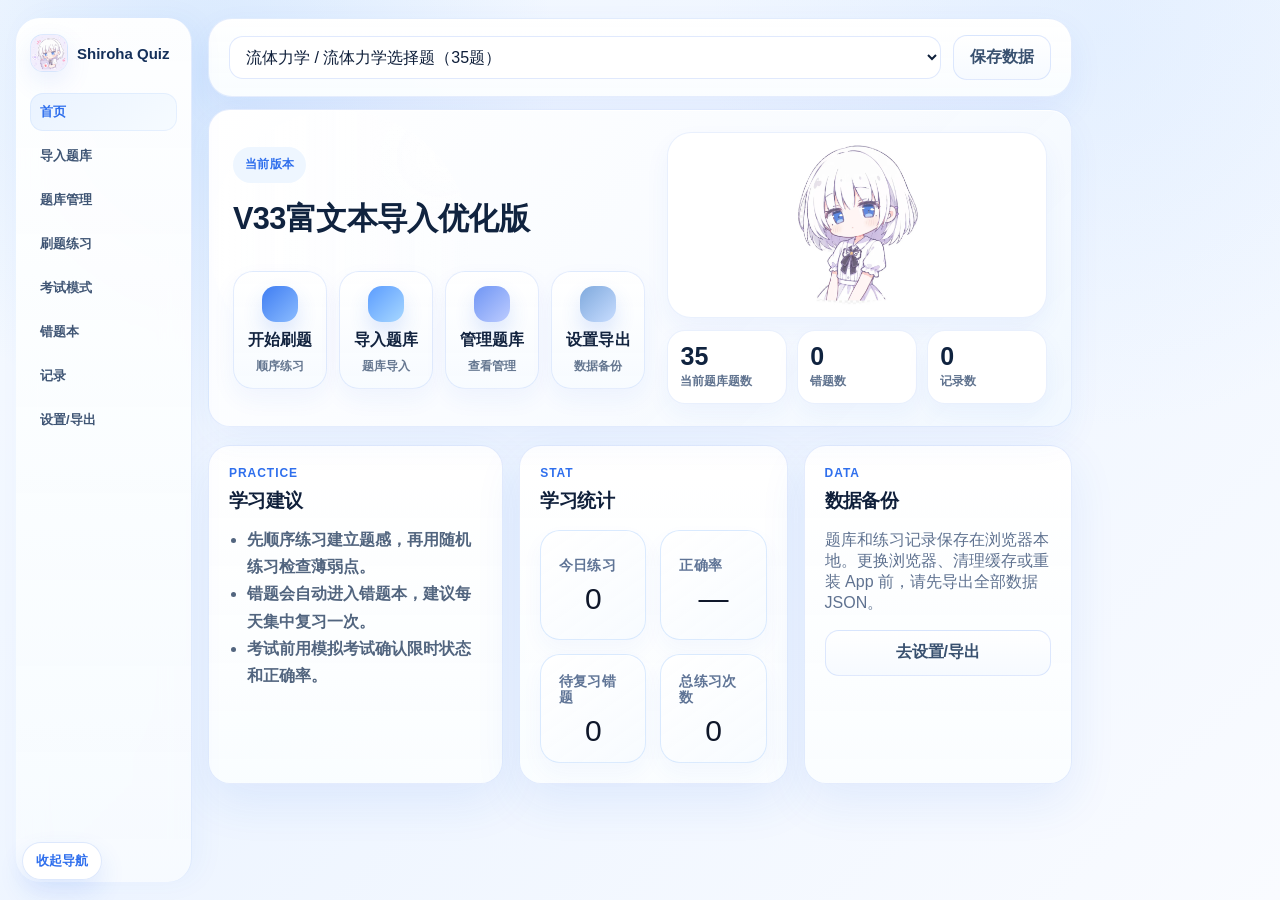
<file: index.html>
﻿<!DOCTYPE html>
<html lang="zh-CN">
<head>
  <meta charset="UTF-8" />
  <meta name="viewport" content="width=device-width, initial-scale=1.0, viewport-fit=cover" />
  <meta name="theme-color" content="#F6F7FB" />
  <meta name="mobile-web-app-capable" content="yes" />
  <meta name="apple-mobile-web-app-capable" content="yes" />
  <meta name="apple-mobile-web-app-status-bar-style" content="default" />
  <meta name="apple-mobile-web-app-title" content="Shiroha Quiz" />
  <title>Shiroha Quiz - V29：基本完成版</title>
  <link rel="manifest" href="./manifest.webmanifest" />
  <link rel="icon" type="image/png" href="./app-icon.png" />
  <link rel="apple-touch-icon" sizes="512x512" href="./app-icon.png" />
  <link rel="preload" as="image" href="./media/peeking.webp" />
  <link rel="stylesheet" href="./styles.css" />
  <link rel="preload" as="image" href="./media/home_welcome_avatar.webp" />
  <link rel="preload" as="image" href="./media/import_question_bank_folder.webp" />
</head>
<body>
  <div class="app-splash" aria-hidden="true">
    <div class="app-splash-card">
      <img class="app-splash-logo" src="./media/home_welcome_avatar.webp" alt="" />
      <div class="app-splash-title">Shiroha Quiz</div>
      <div class="app-splash-subtitle">轻量刷题 · 题库导入 · 错题复习</div>
      <div class="app-splash-dots"><span></span><span></span><span></span></div>
    </div>
  </div>

  <div class="app">
    <aside class="side">
      <div class="brand">
        <img src="./app-icon.png" alt="图标" onerror="this.style.display='none'" />
        <div><b>Shiroha Quiz</b><span>自导入题库 · 练习 · 考试</span></div>
      </div>
      <button class="nav active" data-view="dashboard">首页</button>
      <button class="nav" data-view="import">导入题库</button>
      <button class="nav" data-view="banks">题库管理</button>
      <button class="nav" data-view="practice">刷题练习</button>
      <button class="nav" data-view="exam">考试模式</button>
      <button class="nav" data-view="wrongbook">错题本</button>
      <button class="nav" data-view="records">记录</button>
      <button class="nav" data-view="settings">设置/导出</button>
    </aside>

    <main class="main">
      <header class="topbar">
        <div>
          <p class="kicker">Shiroha Quiz</p>
          <h1 id="page-title">首页</h1>
        </div>
        <div class="top-actions">
          <select id="active-bank-select"></select>
          <button id="save-all-btn" class="ghost">保存数据</button>
        </div>
      </header>

      <section id="dashboard" class="view active">
        <div class="hero-card dashboard-home-hero">
          <div class="dashboard-home-main">
            <p class="kicker">当前版本</p>
            <h2>V29：基本完成版</h2>
            <p class="dashboard-home-desc">Web 端主体功能与布局已基本定型，常用入口、题库状态和学习数据都可以从首页快速查看。</p>
            <div class="dashboard-action-grid" aria-label="首页快捷入口">
              <button type="button" class="dashboard-action-card blue" onclick="var n=document.querySelector('.nav[data-view=&quot;practice&quot;]');if(n)n.click();">
                <span>开始刷题</span><small>顺序练习</small>
              </button>
              <button type="button" class="dashboard-action-card green" onclick="var n=document.querySelector('.nav[data-view=&quot;import&quot;]');if(n)n.click();">
                <span>导入题库</span><small>题库导入</small>
              </button>
              <button type="button" class="dashboard-action-card violet" onclick="var n=document.querySelector('.nav[data-view=&quot;banks&quot;]');if(n)n.click();">
                <span>管理题库</span><small>查看管理</small>
              </button>
              <button type="button" class="dashboard-action-card amber" onclick="var n=document.querySelector('.nav[data-view=&quot;settings&quot;]');if(n)n.click();">
                <span>设置导出</span><small>数据备份</small>
              </button>
            </div>
          </div>
          <div class="dashboard-home-side">
            <div class="hero-visual-card dashboard-character-card">
              <img class="hero-mascot hero-mascot-main" src="./media/splash_mascot.webp" alt="Shiroha Quiz 首页欢迎素材" />
            </div>
            <div class="dashboard-stat-grid hero-stats-app">
              <div><b id="stat-total">0</b><span>当前题库题数</span></div>
              <div><b id="stat-wrong">0</b><span>错题数</span></div>
              <div><b id="stat-records">0</b><span>记录数</span></div>
            </div>
          </div>
        </div>

        <div class="dashboard-lower-grid">
          <div class="card dashboard-panel">
            <div class="section-head compact"><div><p class="kicker">Practice</p><h3>学习建议</h3></div></div>
            <ul class="dashboard-tips">
              <li>先顺序练习建立题感，再用随机练习检查薄弱点。</li>
              <li>错题会自动进入错题本，建议每天集中复习一次。</li>
              <li>考试前用模拟考试确认限时状态和正确率。</li>
            </ul>
          </div>
          <div class="card dashboard-panel">
            <div class="section-head compact"><div><p class="kicker">Stat</p><h3>学习统计</h3></div></div>
            <div class="dashboard-stats-row learning-stats-v42" aria-label="学习统计">
              <div class="learning-stat-tile-v42">
                <span>今日练习</span>
                <b id="stat-today-count">0</b>
              </div>
              <div class="learning-stat-tile-v42">
                <span>正确率</span>
                <b id="stat-today-rate">—</b>
              </div>
              <div class="learning-stat-tile-v42">
                <span>待复习错题</span>
                <b id="stat-review-due">0</b>
              </div>
              <div class="learning-stat-tile-v42">
                <span>总练习次数</span>
                <b id="stat-total-practice">0</b>
              </div>
            </div>
          </div>
          <div class="card dashboard-panel">
            <div class="section-head compact"><div><p class="kicker">Data</p><h3>数据备份</h3></div></div>
            <p class="muted">题库和练习记录保存在浏览器本地。更换浏览器、清理缓存或重装 App 前，请先导出全部数据 JSON。</p>
            <div class="actions dashboard-card-actions"><button type="button" class="ghost" onclick="var n=document.querySelector('.nav[data-view=&quot;settings&quot;]');if(n)n.click();">去设置/导出</button></div>
          </div>
        </div>
      </section>

      <section id="import" class="view">
        <div class="card">
          <div class="section-head"><div><p class="kicker">Import</p><h2>单文件智能导入</h2></div><button id="load-sample-btn" class="ghost">填入示例</button></div>
          <div class="import-stage-panel">
            <div class="import-stage-copy">
              <b>先导入，再核对，最后开始练习。</b>
              <p>这一页优先保证清晰、稳定和适合手指操作。先上传题库，再在预览区确认识别结果，最后一键创建题库。</p>
              <div class="import-stage-tags">
                <span class="stage-tag active">1 导入文件</span>
                <span class="stage-tag">2 核对结果</span>
                <span class="stage-tag">3 创建题库</span>
              </div>
            </div>
            <div class="import-stage-art">
              <img class="import-art-main" src="./media/import_question_bank_folder.webp" alt="导入题库提示" />
            </div>
          </div>
          <div class="form-grid">
            <label>题库名称<input id="import-bank-name" placeholder="例如：安全培训题库" /></label>
            <label>识别模式<select id="import-mode"><option value="auto">自动识别</option><option value="wenjuanxing">问卷星/考试星</option><option value="normal">普通题库</option><option value="json">JSON</option></select></label>
            <label>解析策略<select id="import-strategy"><option value="auto" selected>自动推荐</option><option value="standard">标准逐行解析</option><option value="volume">分卷分区三层解析</option><option value="compact">紧凑格式解析</option></select></label>
            <label>上传文件<input id="import-file" type="file" accept=".txt,.json,.csv,.xlsx,.docx,.doc,.pdf" /></label>
          </div>
          <textarea id="import-text" placeholder="把题库文本粘贴到这里，或上传 .docx / .xlsx / .csv / .txt / .json / 文字型 PDF 后导入。支持：A、选项(正确答案)、答案：D、答案：A/B/C、解析：……"></textarea>
          <div class="actions import-actions-v51"><button id="parse-import-btn" class="primary">开始识别</button><button id="confirm-import-btn" class="primary" disabled>确认导入</button><button id="clear-import-btn" class="ghost">清空</button><span class="import-actions-spacer-v51" aria-hidden="true"></span><button id="find-replace-import-btn" class="ghost import-find-replace-trigger-v51" type="button">查找替换</button></div>
        </div>
        <div class="card">
          <div class="section-head"><div><p class="kicker">Dual File Import</p><h2>双文件导入：题目文件 + 答案文件</h2></div><button id="dual-load-sample-btn" class="ghost">填入双文件示例</button></div>
          <p class="muted">适用于“一个文件只写题目，另一个文件只写答案”的试卷/答案卷。题目文件支持 .docx / .txt / .json / 文字型 .pdf；答案文件支持 .docx / .txt / 文字型 .pdf。文字型 PDF 使用本地文本提取能力，不依赖 OCR。</p>
          <div class="form-grid">
            <label>题目文件<input id="dual-question-file" type="file" accept=".txt,.json,.csv,.docx,.doc,.pdf" /></label>
            <label>答案文件<input id="dual-answer-file" type="file" accept=".txt,.csv,.docx,.doc,.pdf" /></label>
            <label>匹配方式<select id="dual-match-mode"><option value="auto" selected>自动匹配</option><option value="group">题型分组 + 顺序匹配</option><option value="number">按题号匹配</option><option value="number-strict">严格题号匹配</option><option value="order">按顺序匹配</option></select></label>
          </div>
          <div class="split-grid">
            <label>题目文本<textarea id="dual-question-text" placeholder="也可以直接粘贴题目文件内容。"></textarea></label>
            <label>答案文本<textarea id="dual-answer-text" placeholder="也可以直接粘贴答案文件内容，例如：&#10;1. D&#10;2. ACD&#10;3. 正确"></textarea></label>
          </div>
          <div class="actions"><button id="parse-dual-import-btn" class="primary">开始合并识别</button><button id="dual-confirm-import-btn" class="primary" disabled>确认导入</button><button id="clear-dual-import-btn" class="ghost">清空双文件</button></div>
        </div>

        <details class="card import-help import-help-details"><summary>查看导入格式说明</summary>
          <h2>支持的题库格式</h2>
          <p>支持 Word / TXT / PDF / JSON 等常见题库来源。普通文本题库会进入识别流程；从 Shiroha Quiz 导出的备份 JSON、批量题库 JSON 或配置文件，请到“设置/导出”页使用“导入配置 / 备份 JSON”，不要当作普通题库文本解析。</p>
          <div class="help-grid">
            <div><b>单选题</b><code>1. 下列说法正确的是？
A. 选项一
B. 选项二
答案：A</code></div>
            <div><b>多选题</b><code>1. 以下哪些属于常见题型？
A. 单选题
B. 多选题
C. 判断题
答案：AB</code></div>
            <div><b>判断题</b><code>1. Shiroha Quiz 支持导入题库。
答案：正确</code></div>
            <div><b>填空 / 简答</b><code>1. 请填写关键词：____。
参考答案：题库导入</code></div>
            <div><b>双文件导入</b><code>题目文件：只放题目和选项
答案文件：1. A / 2. ACD / 3. 正确
系统会按题号或顺序匹配</code></div>
            <div><b>备份 JSON</b><code>由“导出全部数据”或“批量导出题库”生成
请到“设置/导出”页导入</code></div>
          </div>
        </details>
        <div class="card">
          <div class="section-head"><div><h2>识别结果预览</h2><p class="muted">识别后请先核对题型、答案和异常提示。无法确认的题目会标记为待确认，建议修正后再导入。</p></div><div class="row-actions"><label class="inline-filter">筛选<select id="import-preview-filter"><option value="priority">异常优先</option><option value="problem">仅异常</option><option value="normal">仅正常</option><option value="all">全部</option></select></label><button id="batch-delete-import-btn" class="ghost danger" disabled>删除选中</button><button id="clear-import-selection-btn" class="ghost" disabled>清空选择</button><button id="revalidate-import-btn" class="ghost">重新校验</button></div></div>
          <div id="import-summary" class="notice">尚未识别到题目。</div>
          <div id="import-report-panel" class="report-panel hidden"></div>
          <div class="table-wrap"><table id="import-preview"><thead><tr><th><input type="checkbox" id="import-select-all-visible" title="选择当前显示"></th><th>序号</th><th>题型</th><th>题干</th><th>选项数</th><th>答案</th><th>状态</th><th>操作</th></tr></thead><tbody></tbody></table></div>
        </div>
      </section>

      <section id="banks" class="view">
        <div class="card">
          <div class="section-head"><div><p class="kicker">Banks</p><h2>题库列表</h2></div><button id="dedupe-btn" class="ghost">当前题库去重</button></div>
          <div class="page-art-strip bank-art-strip">
            <div><b>题库列表与批量管理</b><span>没有题库时可先导入或新建空题库；已有题库可在这里整理、复制、合并和批量导出。</span></div>
            <img src="./media/empty_state_no_question_bank.webp" alt="空题库提示素材" />
          </div>
          <div class="form-grid">
            <label>当前题库名称<input id="bank-rename-input" placeholder="输入新名称后点击重命名" /></label>
            <label>合并来源题库<select id="merge-bank-select"></select></label>
            <label>管理操作<select id="bank-sort-mode"><option value="created">按创建时间</option><option value="name">按名称</option><option value="count">按题量</option></select></label>
          </div>
          <div class="actions">
            <button id="rename-bank-btn" class="primary">重命名当前题库</button>
            <button id="duplicate-bank-btn" class="ghost">复制当前题库</button>
            <button id="new-empty-bank-btn" class="ghost">新建空题库</button>
            <button id="merge-bank-btn" class="ghost">把来源题库合并到当前题库</button>
          </div>
          <div id="bank-list" class="bank-list"></div>
        </div>
        <div class="card">
          <h2>当前题库预览</h2>
          <div class="table-wrap"><table id="bank-preview"><thead><tr><th>#</th><th>题型</th><th>题干</th><th>答案</th><th>分类</th><th>分值</th></tr></thead><tbody></tbody></table></div>
        </div>
      </section>

      <section id="practice" class="view">
        <div class="card">
          <div class="section-head"><div><p class="kicker">Practice</p><h2>练习设置</h2></div><div class="pill" id="practice-progress">0 / 0</div></div>
          <div class="page-art-strip practice-art-strip">
            <div><b>选择题型和题量后开始练习</b><span>练习页保留一个学习状态素材，避免占用答题区域。</span></div>
            <img src="./media/quiz_in_progress_study.webp" alt="刷题学习素材" />
          </div>
          <div class="form-grid">
            <label>题型<select id="practice-type"><option value="all">全部</option><option value="single">单选</option><option value="multiple">多选</option><option value="multi">多选兼容</option><option value="judge">判断</option><option value="blank">填空</option><option value="short">简答</option><option value="material">材料分析</option><option value="essay">论述</option></select></label>
            <label>来源<select id="practice-source"><option value="all">全部题目</option><option value="wrong">仅错题本</option><option value="favorite">仅收藏题</option></select></label>
            <label>顺序<select id="practice-order"><option value="sequence">顺序</option><option value="random">随机</option></select></label>
            <label>题量<select id="practice-limit"><option value="20">20题</option><option value="50">50题</option><option value="100">100题</option><option value="half">题库一半</option><option value="all">全部题库</option></select></label>
            <div class="settings-action-cell web-settings-action-cell">
              <span class="control-label">快捷操作</span>
              <div class="settings-action-buttons">
                <button id="start-practice-btn" class="primary">开始练习</button>
                <button id="reset-practice-btn" class="ghost">重置</button>
              </div>
            </div>
          </div>
          <p class="muted">点击开始后会进入沉浸练习页面，隐藏上方和侧边导航干扰；练习结束或退出后返回设置页。</p>
        </div>
        <div class="card quiz-card" id="practice-card">
          <div class="empty">选择条件后点击“开始练习”。</div>
        </div>
      </section>

      <section id="exam" class="view">
        <div class="card" id="exam-setup">
          <div class="section-head"><div><p class="kicker">Exam</p><h2>考试设置</h2></div><div class="pill" id="exam-timer">未开始</div></div>
          <div class="page-art-strip exam-art-strip">
            <div><b>配置考试参数，再开始模拟</b><span>考试模式使用思考提示素材，保持页面轻量，不遮挡试卷区域。</span></div>
            <img src="./media/thinking_state_question.webp" alt="思考提示素材" />
          </div>
          <div class="form-grid">
            <label>考试名称<input id="exam-name" value="模拟考试" /></label>
            <label>题量<input id="exam-count" type="number" value="50" min="1" /></label>
            <label>限时/分钟<input id="exam-minutes" type="number" value="60" min="0" /></label>
            <label>及格线<input id="exam-pass-score" type="number" value="60" min="0" step="0.5" /></label>
            <label>单选分值<input id="score-single" type="number" value="1" min="0" step="0.5" /></label>
            <label>多选分值<input id="score-multiple" type="number" value="2" min="0" step="0.5" /></label>
            <label>判断分值<input id="score-judge" type="number" value="1" min="0" step="0.5" /></label>
            <label>填空分值<input id="score-blank" type="number" value="1" min="0" step="0.5" /></label>
            <label>简答分值<input id="score-short" type="number" value="5" min="0" step="0.5" /></label>
            <label>题型范围<select id="exam-type"><option value="all">全部题型</option><option value="single">只考单选</option><option value="multiple">只考多选</option><option value="judge">只考判断</option><option value="blank">只考填空</option><option value="short">只考简答</option><option value="material">材料分析</option><option value="essay">论述</option></select></label>
            <label>抽题方式<select id="exam-order"><option value="random">随机抽题</option><option value="sequence">顺序抽题</option></select></label>
            <div class="settings-action-cell web-settings-action-cell">
              <span class="control-label">快捷操作</span>
              <div class="settings-action-buttons">
                <button id="start-exam-btn" class="primary">开始考试</button>
                <button id="submit-exam-btn" class="danger" disabled>交卷评分</button>
              </div>
            </div>
          </div>
        </div>
        <div class="card quiz-card" id="exam-card"><div class="empty">考试开始后会在这里显示整套试卷。</div></div>
      </section>

      <section id="wrongbook" class="view"><div class="card"><div class="section-head"><div><p class="kicker">Wrongbook</p><h2>错题整理</h2></div><button id="clear-wrong-btn" class="danger">清空错题</button></div><div class="page-art-strip wrongbook-art-strip"><div><b>错题复习与掌握状态</b><span>错题本页面使用一个复习素材，帮助区分学习场景，不额外堆叠图片。</span></div><img src="./media/wrong_question_review_clipboard.webp" alt="错题复习素材" /></div><div class="form-grid"><label>掌握状态筛选<select id="wrong-status-filter"><option value="active">未掌握/复习中</option><option value="all">全部错题记录</option><option value="未掌握">未掌握</option><option value="复习中">复习中</option><option value="已掌握">已掌握</option></select></label><label>排序<select id="wrong-sort-mode"><option value="lastWrong">最近答错优先</option><option value="wrongCount">错误次数最多</option><option value="status">按掌握状态</option></select></label><label>快捷操作<button id="practice-wrong-btn" class="primary" type="button">重练未掌握错题</button></label></div><div id="wrongbook-list" class="list"></div></div></section>
      <section id="records" class="view"><div class="card"><div class="section-head"><div><p class="kicker">Records</p><h2>记录筛选与导出</h2></div><div class="actions"><button id="export-records-btn" class="ghost">导出记录</button><button id="clear-records-btn" class="danger">清空记录</button></div></div><div class="page-art-strip records-art-strip"><div><b>查看练习与考试记录</b><span>记录页使用休息状态素材，表示阶段性回顾和复盘。</span></div><img src="./media/rest_sleep_pillow.webp" alt="休息睡眠素材" /></div><div class="form-grid"><label>记录类型<select id="record-mode-filter"><option value="all">全部</option><option value="练习">练习</option><option value="考试">考试</option></select></label><label>显示范围<select id="record-limit"><option value="30">最近30条</option><option value="100">最近100条</option><option value="all">全部</option></select></label><label>统计<button id="record-refresh-btn" class="ghost" type="button">刷新记录</button></label></div><div id="records-list" class="list"></div></div></section>
      <section id="settings" class="view"><div class="card"><h2>设置与导出</h2><div class="page-art-strip settings-art-strip"><div><b>定期导出备份，避免本地数据丢失</b><span>设置页使用等待/备份状态素材，保持单页视觉提示不拥挤。</span></div><img src="./media/loading_waiting_hourglass.webp" alt="加载等待素材" /></div><p>数据保存在浏览器 localStorage 中。更换浏览器或清理缓存会丢失数据，请定期导出。</p><div class="actions"><button id="export-json-btn" class="primary">导出当前题库 JSON</button><button id="export-all-btn" class="ghost">导出全部数据 JSON</button><button id="reset-data-btn" class="danger">清除全部本地数据</button></div><textarea id="export-output" readonly placeholder="导出内容会显示在这里，也会自动下载文件。"></textarea><details class="asset-reference-details"><summary>角色基准素材预览</summary><img src="./media/mascot_character_sheet.webp" alt="角色基准素材" /></details></div></section>
    </main>
  </div>

  <div class="web-peeking-wrap">
    <img class="web-peeking-art" src="./media/peeking.webp" alt="" />
    <button type="button" class="web-peeking-toggle" aria-pressed="false" onclick="var wrap=this.parentElement; var hidden=wrap.classList.toggle('collapsed'); this.setAttribute('aria-pressed', hidden ? 'true' : 'false'); this.textContent = hidden ? '显示' : '隐藏';">隐藏</button>
  </div>

  <div id="edit-modal" class="modal hidden" aria-hidden="true">
    <div class="modal-panel">
      <div class="section-head">
        <div><p class="kicker">Edit Question</p><h2>修正题目</h2></div>
        <button id="edit-close-btn" class="ghost">关闭</button>
      </div>
      <input id="edit-index" type="hidden" />
      <div class="form-grid">
        <label>题型<select id="edit-type"><option value="single">单选题</option><option value="multiple">多选题</option><option value="judge">判断题</option><option value="blank">填空题</option><option value="short">简答题</option><option value="material">材料分析</option><option value="essay">论述</option></select></label>
        <label>答案<input id="edit-answer" placeholder="选择题填 D 或 ACD；判断题可填 A/B/正确/错误；填空/简答可填参考答案，多个等价答案用 || 分隔" /></label>
        <label>分类<input id="edit-category" placeholder="例如：基础知识 / 安全规范" /></label>
        <label>分值<input id="edit-score" type="number" min="0" step="0.5" placeholder="可空，考试时按题型默认分值" /></label>
      </div>
      <label>题干<textarea id="edit-question" class="small-area" placeholder="题干"></textarea></label>
      <label>选项<textarea id="edit-options" class="small-area" placeholder="每行一个选项，例如：&#10;A. 选项一&#10;B. 选项二"></textarea></label>
      <label>解析<textarea id="edit-analysis" class="small-area" placeholder="解析，可空"></textarea></label>
      <div id="edit-status" class="notice">等待保存。</div>
      <div class="actions"><button id="edit-save-btn" class="primary">保存修改</button><button id="edit-delete-btn" class="danger">删除本题</button></div>
    </div>
  </div>
  <div id="app-toast" class="app-toast" aria-live="polite"></div>
  <script src="./question-bank.js?v=quiz-20260602"></script>
  <script>
    (function(){
      var KEY = 'shiroha_quiz_state_v28_4_c1';
      var banks = Array.isArray(window.shirohaPreloadedBanks) ? window.shirohaPreloadedBanks : [];
      if (!banks.length) return;
      var state;
      try { state = JSON.parse(localStorage.getItem(KEY) || '{}'); } catch (_) { state = {}; }
      state.schemaVersion = 1;
      state.banks = Array.isArray(state.banks) ? state.banks : [];
      state.wrongBook = state.wrongBook && typeof state.wrongBook === 'object' ? state.wrongBook : {};
      state.records = Array.isArray(state.records) ? state.records : [];
      state.settings = state.settings && typeof state.settings === 'object' ? state.settings : {};
      state.favorites = state.favorites && typeof state.favorites === 'object' ? state.favorites : {};
      var allowedIds = new Set(banks.map(function(bank){ return String(bank.id || ''); }));
      state.banks = banks.map(function(bank){ return JSON.parse(JSON.stringify(bank)); });
      if (!allowedIds.has(String(state.activeBankId || ''))) state.activeBankId = banks[0].id;
      localStorage.setItem(KEY, JSON.stringify(state));
    })();
  </script>
  <script src="./app.js?v=quiz-20260707-edit-answer-fix"></script>
  <script>
    if ('serviceWorker' in navigator && (location.protocol === 'https:' || location.hostname === 'localhost')) {
      window.addEventListener('load', function() {
        navigator.serviceWorker.register('./service-worker.js').catch(function(error) {
          console.warn('Service Worker registration failed:', error);
        });
      });
    }
  </script>

</body>
</html>
</file>
<file: styles.css>
:root{
  --bg:#f5f7fb;
  --card:#fff;
  --ink:#111827;
  --muted:#64748b;
  --line:#e5e7eb;
  --blue:#2563eb;
  --blue2:#dbeafe;
  --green:#16a34a;
  --green2:#dcfce7;
  --red:#dc2626;
  --red2:#fee2e2;
  --amber:#d97706;
  --shadow:0 18px 45px rgba(15,23,42,.08);
  --r:22px
}
*{
  box-sizing:border-box
}
body{
  margin:0;
  background:linear-gradient(135deg,#eef4ff,#f8fafc 45%,#f5f7fb);
  font-family:-apple-system,BlinkMacSystemFont,"Segoe UI","Microsoft YaHei",sans-serif;
  color:var(--ink)
}
button,input,select,textarea{
  font:inherit
}
.app{
  display:grid;
  grid-template-columns:260px 1fr;
  min-height:100vh
}
.side{
  position:sticky;
  top:0;
  height:100vh;
  padding:22px;
  background:rgba(255,255,255,.86);
  border-right:1px solid var(--line);
  backdrop-filter:blur(14px)
}
.brand{
  display:flex;
  gap:12px;
  align-items:center;
  margin-bottom:24px
}
.brand img{
  width:46px;
  height:46px;
  border-radius:14px
}
.brand b{
  display:block;
  font-size:18px
}
.brand span{
  display:block;
  color:var(--muted);
  font-size:12px;
  margin-top:3px
}
.nav{
  width:100%;
  border:0;
  background:transparent;
  text-align:left;
  padding:13px 14px;
  border-radius:14px;
  margin:3px 0;
  color:#334155;
  cursor:pointer
}
.nav:hover,.nav.active{
  background:var(--blue2);
  color:#1d4ed8;
  font-weight:800
}
.main{
  padding:24px;
  min-width:0
}
.topbar{
  display:flex;
  align-items:center;
  justify-content:space-between;
  gap:16px;
  margin-bottom:20px
}
.kicker{
  margin:0 0 8px;
  color:var(--blue);
  font-weight:900;
  text-transform:uppercase;
  letter-spacing:.08em;
  font-size:12px
}
h1,h2,h3{
  margin:0;
  letter-spacing:-.03em
}
h1{
  font-size:30px
}
.top-actions{
  display:flex;
  gap:10px;
  align-items:center
}
.top-actions select{
  min-width:260px
}
.view{
  display:none
}
.view.active{
  display:block
}
.card,.hero-card{
  background:rgba(255,255,255,.94);
  border:1px solid var(--line);
  border-radius:var(--r);
  box-shadow:var(--shadow);
  padding:22px;
  margin-bottom:18px
}
.hero-card{
  display:grid;
  grid-template-columns:1.5fr .9fr;
  gap:18px;
  align-items:center
}
.hero-card h2{
  font-size:32px;
  margin-bottom:12px
}
.hero-card p{
  color:var(--muted);
  line-height:1.8
}
.hero-stats{
  display:grid;
  grid-template-columns:repeat(3,1fr);
  gap:10px
}
.hero-stats div,.metric{
  background:#f8fafc;
  border:1px solid var(--line);
  border-radius:18px;
  padding:18px
}
.hero-stats b{
  display:block;
  font-size:30px
}
.hero-stats span,.metric span{
  color:var(--muted);
  font-size:13px
}
.grid3{
  display:grid;
  grid-template-columns:repeat(3,1fr);
  gap:16px
}
.section-head{
  display:flex;
  align-items:center;
  justify-content:space-between;
  gap:14px;
  margin-bottom:18px
}
.form-grid{
  display:grid;
  grid-template-columns:repeat(3,minmax(0,1fr));
  gap:14px;
  margin-bottom:16px
}
label{
  display:grid;
  gap:7px;
  font-weight:800;
  color:#334155
}
input,select,textarea{
  border:1px solid var(--line);
  border-radius:14px;
  background:#fff;
  padding:11px 12px;
  color:var(--ink)
}
textarea{
  width:100%;
  min-height:220px;
  resize:vertical;
  line-height:1.6;
  font-family:"Consolas","Microsoft YaHei",monospace
}
.actions{
  display:flex;
  gap:10px;
  flex-wrap:wrap;
  margin-top:14px
}
button{
  border:0;
  border-radius:14px;
  padding:11px 16px;
  cursor:pointer;
  font-weight:900
}
.primary{
  background:var(--blue);
  color:white
}
.ghost{
  background:#f8fafc;
  border:1px solid var(--line);
  color:#334155
}
.danger{
  background:var(--red);
  color:white
}
.ghost.danger{
  color:var(--red);
  background:#fff;
  border-color:#fecaca
}
button:disabled{
  opacity:.45;
  cursor:not-allowed
}
.notice{
  background:#f8fafc;
  border:1px solid var(--line);
  border-radius:14px;
  padding:13px;
  margin-bottom:12px;
  color:var(--muted)
}
.notice.ok{
  background:var(--green2);
  border-color:#86efac;
  color:#166534
}
.notice.warn{
  background:#fffbeb;
  border-color:#fde68a;
  color:#92400e
}
.table-wrap{
  overflow:auto;
  border:1px solid var(--line);
  border-radius:16px
}
table{
  width:100%;
  border-collapse:collapse;
  background:#fff
}
th,td{
  border-bottom:1px solid var(--line);
  padding:11px;
  text-align:left;
  vertical-align:top
}
th{
  background:#f8fafc;
  color:#475569;
  font-size:13px;
  white-space:nowrap
}
td{
  font-size:14px
}
.bank-list,.list{
  display:grid;
  gap:10px
}
.bank-item,.record-item,.wrong-item{
  border:1px solid var(--line);
  border-radius:16px;
  background:#fff;
  padding:14px
}
.bank-item{
  display:flex;
  justify-content:space-between;
  gap:12px;
  align-items:center
}
.muted,.empty{
  color:var(--muted)
}
.pill{
  display:inline-flex;
  align-items:center;
  border:1px solid var(--line);
  background:#f8fafc;
  border-radius:999px;
  padding:8px 12px;
  color:#475569;
  font-weight:900
}
.quiz-card .question-title{
  font-size:20px;
  line-height:1.55;
  margin:8px 0 16px
}
.qmeta{
  display:flex;
  gap:8px;
  flex-wrap:wrap;
  margin-bottom:8px
}
.option{
  display:flex;
  gap:10px;
  align-items:flex-start;
  width:100%;
  padding:15px;
  border:2px solid var(--line);
  border-radius:16px;
  background:#fff;
  margin:10px 0;
  cursor:pointer;
  transition:.16s
}
.option input{
  margin-top:3px
}
.option.selected{
  background:var(--blue2);
  border-color:var(--blue);
  box-shadow:0 8px 22px rgba(37,99,235,.14)
}
.option.correct{
  background:var(--green2);
  border-color:var(--green)
}
.option.wrong{
  background:var(--red2);
  border-color:var(--red)
}
.option-key{
  font-weight:900;
  min-width:26px
}
.feedback{
  border-radius:16px;
  padding:14px;
  margin-top:14px;
  font-weight:800
}
.feedback.ok{
  background:var(--green2);
  color:#166534;
  border:1px solid #86efac
}
.feedback.bad{
  background:var(--red2);
  color:#991b1b;
  border:1px solid #fecaca
}
.feedback.warn{
  background:#fffbeb;
  color:#92400e;
  border:1px solid #fde68a
}
.exam-q{
  border:1px solid var(--line);
  border-radius:18px;
  padding:16px;
  margin:14px 0;
  background:#fff
}
.exam-q h3{
  font-size:17px;
  line-height:1.5
}
.score-card{
  display:grid;
  grid-template-columns:repeat(4,1fr);
  gap:12px;
  margin-bottom:16px
}
.score-card .metric b{
  display:block;
  font-size:26px;
  margin-top:6px
}
@media(max-width:900px){
  .app{
    grid-template-columns:1fr
  }
  .side{
    position:relative;
    height:auto
  }
  .main{
    padding:16px
  }
  .topbar,.hero-card,.section-head{
    display:block
  }
  .top-actions{
    margin-top:14px
  }
  .grid3,.form-grid,.hero-stats,.score-card{
    grid-template-columns:1fr
  }
  .top-actions select{
    min-width:0;
    width:100%
  }
  .top-actions{
    display:grid
  }
  .nav{
    display:inline-flex;
    width:auto
  }
  .side{
    white-space:nowrap;
    overflow:auto
  }
  .brand{
    position:sticky;
    left:0;
    background:white
  }
  .card,.hero-card{
    padding:16px
  }
}
.import-help code{
  display:block;
  margin-top:8px;
  padding:10px;
  border-radius:12px;
  background:#f6f8fb;
  color:#25324b;
  white-space:pre-wrap;
  font-family:ui-monospace,SFMono-Regular,Menlo,Consolas,monospace;
  font-size:12px;
  line-height:1.45
}
.help-grid{
  display:grid;
  grid-template-columns:repeat(2,minmax(0,1fr));
  gap:12px;
  margin-top:12px
}
.help-grid>div{
  border:1px solid #e6ebf2;
  border-radius:16px;
  padding:12px;
  background:#fff
}
@media(max-width:800px){
  .help-grid{
    grid-template-columns:1fr
  }
}
.split-grid{
  display:grid;
  grid-template-columns:1fr 1fr;
  gap:14px;
  margin-top:12px
}
.split-grid textarea{
  min-height:180px
}
.small-area{
  min-height:95px
}
.status-ok{
  color:#166534;
  font-weight:900
}
.status-warn{
  color:#92400e;
  font-weight:900
}
.status-error{
  color:#991b1b;
  font-weight:900
}
.row-actions{
  display:flex;
  gap:8px;
  flex-wrap:wrap
}
.mini-btn{
  padding:7px 10px;
  border-radius:10px;
  font-size:12px
}
.modal{
  position:fixed;
  inset:0;
  background:rgba(15,23,42,.45);
  z-index:1000;
  display:flex;
  align-items:center;
  justify-content:center;
  padding:18px
}
.modal.hidden{
  display:none
}
.modal-panel{
  width:min(920px,96vw);
  max-height:92vh;
  overflow:auto;
  background:#fff;
  border-radius:24px;
  box-shadow:0 28px 80px rgba(15,23,42,.28);
  padding:22px;
  border:1px solid var(--line)
}
#edit-status{
  margin-top:10px
}
.source-badge{
  display:inline-flex;
  border-radius:999px;
  padding:4px 8px;
  background:#eef2ff;
  color:#3730a3;
  font-size:12px;
  font-weight:900;
  margin-left:6px
}
@media(max-width:900px){
  .split-grid{
    grid-template-columns:1fr
  }
  .modal{
    align-items:flex-start
  }
  .modal-panel{
    max-height:96vh
  }
}
.active-bank{
  border-color:#93c5fd;
  background:#eff6ff
}
.bank-item .row-actions{
  justify-content:flex-end
}
details{
  margin-top:10px
}
summary{
  cursor:pointer;
  font-weight:900;
  color:#1d4ed8
}
.wrong-item .section-head{
  margin-bottom:0
}
.record-item details .table-wrap{
  margin-top:10px
}
.exam-q .option input:checked+span{
  font-weight:900
}
@media(max-width:900px){
  .bank-item{
    display:block
  }
  .bank-item .row-actions{
    margin-top:10px;
    justify-content:flex-start
  }
}
.answer-input-wrap{
  margin:12px 0
}
.text-answer{
  width:100%;
  border:2px solid var(--line);
  border-radius:16px;
  padding:14px;
  background:#fff;
  line-height:1.6
}
.text-answer:focus{
  outline:none;
  border-color:var(--blue);
  box-shadow:0 0 0 4px rgba(37,99,235,.12)
}
input.text-answer{
  min-height:52px
}
textarea.text-answer{
  min-height:140px;
  font-family:inherit
}
.feedback .actions{
  margin-top:10px
}
/* v9: 导入提示窗口 */
.app-toast{
  position:fixed;
  right:18px;
  top:18px;
  z-index:9999;
  display:flex;
  flex-direction:column;
  gap:10px;
  max-width:min(420px,calc(100vw - 36px));
  pointer-events:none
}
.toast-item{
  pointer-events:auto;
  display:flex;
  align-items:flex-start;
  justify-content:space-between;
  gap:12px;
  padding:14px 14px;
  border-radius:16px;
  background:#fff;
  border:1px solid #d8e2f2;
  box-shadow:0 14px 38px rgba(15,23,42,.18);
  animation:toastIn .18s ease-out;
  color:#172033
}
.toast-item b{
  display:block;
  margin-bottom:4px;
  font-size:15px
}
.toast-item p{
  margin:0;
  line-height:1.5;
  color:#34445d;
  font-size:13px
}
.toast-item button{
  border:0;
  background:transparent;
  font-size:20px;
  line-height:1;
  cursor:pointer;
  color:#64748b;
  padding:0 2px
}
.toast-item.ok{
  border-left:6px solid #16a34a
}
.toast-item.warn{
  border-left:6px solid #f59e0b
}
.toast-item.danger{
  border-left:6px solid #dc2626
}
.toast-item.hide{
  opacity:0;
  transform:translateY(-6px);
  transition:all .25s ease
}
@keyframes toastIn{
  from{
    opacity:0;
    transform:translateY(-8px)
  }
  to{
    opacity:1;
    transform:translateY(0)
  }
}
/* v9: 沉浸式刷题页面 */
body.practice-focus .side,body.practice-focus .topbar{
  display:none!important
}
body.practice-focus .app{
  display:block;
  min-height:100vh;
  background:#f7f9fd
}
body.practice-focus .main{
  padding:0;
  max-width:none;
  width:100%
}
body.practice-focus .view{
  display:none!important
}
body.practice-focus #practice.view{
  display:block!important;
  min-height:100vh;
  padding:18px;
  background:linear-gradient(180deg,#f8fbff,#eef4ff)
}
body.practice-focus #practice>.card:first-child{
  display:none!important
}
body.practice-focus #practice-card{
  max-width:920px;
  margin:0 auto;
  min-height:calc(100vh - 36px);
  box-shadow:0 18px 50px rgba(15,23,42,.12);
  border-radius:24px;
  padding:28px
}
.practice-focus-head{
  display:flex;
  align-items:center;
  justify-content:space-between;
  gap:12px;
  padding-bottom:16px;
  margin-bottom:18px;
  border-bottom:1px solid #e5edf8;
  color:#0f172a
}
.practice-focus-head span{
  font-weight:700;
  color:#2563eb
}
.mini-btn{
  padding:6px 10px!important;
  font-size:12px!important;
  border-radius:10px!important
}
@media(max-width:720px){
  .app-toast{
    left:12px;
    right:12px;
    top:12px;
    max-width:none
  }
  body.practice-focus #practice.view{
    padding:8px
  }
  body.practice-focus #practice-card{
    min-height:calc(100vh - 16px);
    border-radius:18px;
    padding:18px
  }
  .practice-focus-head{
    position:sticky;
    top:0;
    background:#fff;
    z-index:3
  }
}
.seq-cell{
  min-width:72px;
  white-space:nowrap;
}
.seq-cell b{
  display:block;
  font-size:14px;
  color:#111827;
}
.seq-cell small{
  display:block;
  margin-top:3px;
  font-size:11px;
  color:#64748b;
  line-height:1.2;
}
/* v13: import preview issue-first controls */
.inline-filter{
  display:flex;
  align-items:center;
  gap:8px;
  font-size:14px;
  color:#64748b;
  font-weight:700
}
.inline-filter select{
  min-width:110px;
  padding:8px 10px;
  border:1px solid #e5e7eb;
  border-radius:12px;
  background:#fff;
  font-weight:700;
  color:#0f172a
}
.issue-row{
  background:#fffaf0
}
.error-row{
  background:#fff1f2
}
.import-report{
  margin-bottom:8px;
  padding:8px 10px;
  border-radius:12px;
  background:rgba(37,99,235,.08);
  color:#1e3a8a;
  line-height:1.6
}
#import-summary b{
  color:#0f172a
}
.select-cell{
  width:42px;
  text-align:center
}
.select-cell input,#import-select-all-visible{
  width:18px;
  height:18px;
  accent-color:#2563eb;
  cursor:pointer
}
#import-preview th:first-child,#import-preview td:first-child{
  text-align:center
}
button:disabled{
  opacity:.45;
  cursor:not-allowed
}
/* v20 import report */
.report-panel{
  margin:12px 0 16px;
  padding:14px;
  border:1px solid var(--border,#e5e7eb);
  border-radius:14px;
  background:rgba(15,23,42,.03)
}
.report-panel.hidden{
  display:none
}
.report-grid{
  display:grid;
  grid-template-columns:repeat(4,minmax(0,1fr));
  gap:10px
}
.report-grid>div{
  border:1px solid var(--border,#e5e7eb);
  border-radius:12px;
  padding:12px;
  background:#fff;
  min-height:78px
}
.report-grid span{
  display:block;
  font-size:12px;
  color:#64748b;
  margin-bottom:4px
}
.report-grid b{
  display:block;
  font-size:20px;
  line-height:1.25;
  color:#0f172a
}
.report-grid small{
  display:block;
  margin-top:4px;
  color:#64748b;
  line-height:1.35
}
.report-grid .ok{
  border-color:#86efac;
  background:#f0fdf4
}
.report-grid .warn{
  border-color:#fcd34d;
  background:#fffbeb
}
.report-detail{
  margin-top:10px;
  color:#334155;
  font-size:13px;
  line-height:1.6
}
.candidate-details{
  margin-top:10px
}
.candidate-details summary{
  cursor:pointer;
  color:#2563eb;
  font-weight:600
}
.candidate-details table{
  width:100%;
  margin-top:8px;
  border-collapse:collapse;
  font-size:13px;
  background:#fff;
  border-radius:10px;
  overflow:hidden
}
.candidate-details th,.candidate-details td{
  border:1px solid #e5e7eb;
  padding:8px;
  text-align:left
}
@media(max-width:900px){
  .report-grid{
    grid-template-columns:repeat(2,minmax(0,1fr))
  }
}
@media(max-width:560px){
  .report-grid{
    grid-template-columns:1fr
  }
}
/* v24 shared visual refinement */
.hero-stats-app{
  grid-template-columns:1fr 1fr;
  align-items:stretch
}
.hero-visual-card{
  position:relative;
  grid-column:1/-1;
  min-height:220px;
  border-radius:24px;
  padding:18px;
  background:linear-gradient(135deg,#eff5ff,#ffffff 58%,#f6f9ff);
  border:1px solid rgba(37,99,235,.12);
  overflow:hidden;
  box-shadow:inset 0 1px 0 rgba(255,255,255,.7)
}
.hero-visual-card::before{
  content:"";
  position:absolute;
  left:-30px;
  bottom:-34px;
  width:140px;
  height:140px;
  border-radius:999px;
  background:rgba(37,99,235,.10);
  filter:blur(8px)
}
.hero-visual-card::after{
  content:"";
  position:absolute;
  top:-24px;
  right:-20px;
  width:120px;
  height:120px;
  border-radius:999px;
  background:rgba(147,197,253,.18);
  filter:blur(10px)
}
.hero-mascot{
  display:block;
  user-select:none;
  pointer-events:none
}
.hero-mascot-main{
  position:absolute;
  right:14px;
  bottom:-6px;
  width:min(22vw,240px);
  max-width:240px
}
.hero-mascot-badge{
  position:absolute;
  left:16px;
  top:16px;
  width:84px;
  height:84px;
  border-radius:24px;
  border:1px solid rgba(37,99,235,.14);
  background:#fff;
  box-shadow:0 10px 24px rgba(37,99,235,.12)
}
.import-stage-panel{
  display:grid;
  grid-template-columns:1.15fr .85fr;
  gap:14px;
  align-items:center;
  padding:16px 16px 14px;
  margin-bottom:14px;
  border-radius:22px;
  background:linear-gradient(135deg,#eef5ff,#ffffff 62%,#f7faff);
  border:1px solid rgba(37,99,235,.10);
  overflow:hidden;
  position:relative
}
.import-stage-panel::after{
  content:"";
  position:absolute;
  right:-18px;
  top:-22px;
  width:118px;
  height:118px;
  border-radius:999px;
  background:rgba(125,177,255,.12);
  filter:blur(12px)
}
.import-stage-copy b{
  display:block;
  font-size:16px;
  line-height:1.4;
  color:#132238;
  margin-bottom:8px
}
.import-stage-copy p{
  margin:0;
  color:#5f728d;
  line-height:1.7;
  font-size:13px
}
.import-stage-tags{
  display:flex;
  flex-wrap:wrap;
  gap:8px;
  margin-top:12px
}
.stage-tag{
  display:inline-flex;
  align-items:center;
  padding:8px 12px;
  border-radius:999px;
  background:rgba(255,255,255,.86);
  border:1px solid rgba(37,99,235,.10);
  color:#4b5d77;
  font-size:12px;
  font-weight:800
}
.stage-tag.active{
  background:rgba(37,99,235,.10);
  color:#1d4ed8;
  border-color:rgba(37,99,235,.18)
}
.import-stage-art{
  position:relative;
  min-height:156px
}
.import-art-main{
  position:absolute;
  right:-2px;
  bottom:-4px;
  width:min(20vw,176px);
  max-width:176px
}
.import-art-float{
  position:absolute;
  left:6px;
  top:8px;
  width:72px;
  transform:rotate(-10deg)
}
.import-help-details>summary{
  list-style:none;
  cursor:pointer;
  font-size:18px;
  font-weight:800;
  color:#172033
}
.import-help-details>summary::-webkit-details-marker{
  display:none
}
.import-help-details>summary::after{
  content:"展开";
  float:right;
  font-size:12px;
  color:#2563eb;
  font-weight:800
}
.import-help-details[open]>summary::after{
  content:"收起"
}
@media(max-width:900px){
  .hero-stats-app{
    grid-template-columns:1fr
  }
  .hero-visual-card{
    min-height:200px
  }
  .hero-mascot-main{
    width:min(44vw,220px)
  }
  .import-stage-panel{
    grid-template-columns:1fr
  }
  .import-art-main{
    width:min(34vw,180px)
  }
}
/* v25 bugfix: mobile layout, asset density and overflow control */
html,body{
  max-width:100%;
  overflow-x:hidden
}
.main,.view,.card,.hero-card,.form-grid,.split-grid,.section-head{
  min-width:0
}
.hero-mascot-badge,.import-art-float{
  display:none!important
}
.hero-visual-card{
  display:flex;
  align-items:flex-end;
  justify-content:flex-end;
  min-height:190px
}
.hero-mascot-main{
  position:relative;
  right:auto;
  bottom:auto;
  width:min(28vw,220px);
  max-width:220px;
  margin-left:auto
}
.import-stage-art{
  display:flex;
  align-items:flex-end;
  justify-content:flex-end;
  min-height:138px
}
.import-art-main{
  position:relative;
  right:auto;
  bottom:auto;
  width:min(18vw,160px);
  max-width:160px;
  margin-left:auto
}
.import-help code{
  overflow-wrap:anywhere;
  word-break:break-word
}
textarea,input,select,button{
  max-width:100%
}
@media(max-width:720px){
  html,body{
    width:100%;
    max-width:100%;
    overflow-x:hidden
  }
  .app{
    display:block;
    width:100%;
    max-width:100%;
    min-width:0
  }
  .main{
    width:100%;
    max-width:100%;
    min-width:0;
    padding:12px 12px calc(92px + env(safe-area-inset-bottom))!important
  }
  .view,.card,.hero-card{
    width:100%;
    max-width:100%;
    min-width:0
  }
  .side{
    position:fixed;
    left:10px;
    right:10px;
    bottom:10px;
    top:auto;
    z-index:30;
    height:auto;
    max-height:none;
    padding:8px calc(8px + env(safe-area-inset-right)) calc(8px + env(safe-area-inset-bottom)) calc(8px + env(safe-area-inset-left));
    border:1px solid rgba(229,231,235,.88);
    border-radius:22px;
    background:rgba(255,255,255,.94);
    backdrop-filter:blur(18px);
    display:flex!important;
    grid-template-columns:none!important;
    gap:8px;
    overflow-x:auto;
    overflow-y:hidden;
    white-space:nowrap;
    box-shadow:0 20px 50px rgba(15,23,42,.14);
    -webkit-overflow-scrolling:touch;
    scrollbar-width:none
  }
  .side::-webkit-scrollbar{
    display:none
  }
  .brand{
    display:none!important
  }
  .nav{
    flex:0 0 auto;
    width:auto!important;
    min-width:84px;
    min-height:46px;
    margin:0;
    padding:10px 12px;
    border-radius:16px;
    font-size:12px;
    line-height:1.15;
    display:flex;
    align-items:center;
    justify-content:center;
    text-align:center;
    font-weight:800;
    color:#60738f
  }
  .nav.active{
    background:linear-gradient(180deg,#2d6df6,#3b82f6);
    color:#fff;
    box-shadow:0 10px 22px rgba(37,99,235,.22)
  }
  .topbar{
    display:grid;
    gap:8px;
    margin-bottom:12px;
    position:sticky;
    top:0;
    z-index:12;
    padding:12px;
    border:1px solid rgba(229,231,235,.88);
    border-radius:18px;
    background:rgba(255,255,255,.94);
    backdrop-filter:blur(14px)
  }
  .top-actions,.actions,.row-actions{
    display:grid;
    grid-template-columns:1fr;
    gap:10px
  }
  .top-actions select,.top-actions button,.actions button,.row-actions button{
    width:100%
  }
  .grid3,.form-grid,.split-grid,.hero-stats,.score-card,.help-grid{
    grid-template-columns:1fr!important
  }
  .hero-card{
    display:block
  }
  .hero-visual-card{
    min-height:150px;
    margin-top:12px
  }
  .hero-mascot-main{
    width:min(52vw,180px)
  }
  .import-stage-panel{
    grid-template-columns:1fr!important;
    gap:10px;
    padding:14px;
    margin-bottom:12px
  }
  .import-stage-art{
    min-height:108px
  }
  .import-art-main{
    width:min(42vw,146px)
  }
  .stage-tag{
    padding:7px 10px;
    font-size:11px
  }
  .card,.hero-card{
    padding:16px;
    border-radius:20px
  }
  .table-wrap{
    max-width:100%;
    overflow:auto;
    -webkit-overflow-scrolling:touch
  }
  table{
    min-width:680px
  }
  th,td{
    padding:10px 9px;
    font-size:13px
  }
  textarea{
    min-height:148px;
    overflow-wrap:anywhere;
    word-break:break-word
  }
}
/* v25.1: complete UI asset usage without dense image stacking */
.page-art-strip{
  display:grid;
  grid-template-columns:minmax(0,1fr) auto;
  align-items:center;
  gap:14px;
  margin:0 0 16px;
  padding:14px 16px;
  border:1px solid rgba(37,99,235,.10);
  border-radius:20px;
  background:linear-gradient(135deg,#f4f8ff,#fff 58%,#f8fbff);
  overflow:hidden;
  min-width:0
}
.page-art-strip b{
  display:block;
  color:#132238;
  font-size:15px;
  line-height:1.35;
  margin-bottom:5px
}
.page-art-strip span{
  display:block;
  color:#64748b;
  font-size:13px;
  line-height:1.55;
  overflow-wrap:anywhere
}
.page-art-strip img{
  width:96px;
  max-height:96px;
  object-fit:contain;
  display:block;
  user-select:none;
  pointer-events:none;
  filter:drop-shadow(0 10px 20px rgba(37,99,235,.10))
}
.bank-art-strip img,.records-art-strip img,.settings-art-strip img{
  width:88px;
  max-height:88px
}
.practice-art-strip img,.wrongbook-art-strip img,.exam-art-strip img{
  width:104px;
  max-height:104px
}
.asset-reference-details{
  margin-top:14px;
  border:1px solid var(--line);
  border-radius:16px;
  background:#f8fafc;
  padding:12px
}
.asset-reference-details summary{
  cursor:pointer;
  font-weight:900;
  color:#2563eb
}
.asset-reference-details img{
  display:block;
  width:min(100%,360px);
  max-height:260px;
  object-fit:contain;
  margin:12px auto 0;
  border-radius:18px;
  background:#fff;
  border:1px solid rgba(37,99,235,.10)
}
@media(max-width:720px){
  .page-art-strip{
    grid-template-columns:1fr;
    gap:8px;
    padding:13px;
    margin-bottom:12px
  }
  .page-art-strip img{
    justify-self:end;
    width:min(34vw,118px);
    max-height:118px
  }
  .bank-art-strip img,.records-art-strip img,.settings-art-strip img{
    width:min(30vw,102px);
    max-height:102px
  }
  .asset-reference-details img{
    max-height:210px
  }
}
/* v25.1: Web/App 素材布局融合优化
目标：一页一图，但让图片进入说明卡/状态卡内部，不再像单独贴在页面一侧。 */
.hero-card,
.import-stage-panel,
.page-art-strip{
  position:relative;
  isolation:isolate;
}
.hero-card{
  overflow:hidden;
  background:
  radial-gradient(circle at 88% 12%, rgba(147,197,253,.24), transparent 30%),
  linear-gradient(135deg, rgba(255,255,255,.96), rgba(249,252,255,.94) 52%, rgba(239,246,255,.88));
}
.hero-card>div:first-child{
  position:relative;
  z-index:2;
}
.hero-stats-app{
  position:relative;
  z-index:1;
  gap:12px;
}
.hero-visual-card{
  min-height:158px;
  padding:18px;
  display:flex;
  align-items:center;
  justify-content:flex-end;
  background:
  radial-gradient(circle at 88% 50%, rgba(37,99,235,.10), transparent 38%),
  linear-gradient(135deg, rgba(239,246,255,.78), rgba(255,255,255,.92));
}
.hero-visual-card::before{
  left:auto;
  right:38px;
  bottom:-48px;
  width:170px;
  height:170px;
  background:rgba(37,99,235,.08);
  filter:blur(10px);
}
.hero-visual-card::after{
  top:-28px;
  right:-28px;
  width:146px;
  height:146px;
  background:rgba(191,219,254,.25);
}
.hero-mascot-main{
  position:relative!important;
  right:auto!important;
  bottom:auto!important;
  width:min(20vw,210px)!important;
  max-width:210px!important;
  margin-left:auto;
  z-index:2;
}
.import-stage-panel{
  grid-template-columns:minmax(0,1fr) 172px;
  min-height:148px;
  padding:18px 22px;
  background:
  radial-gradient(circle at 90% 55%, rgba(147,197,253,.26), transparent 34%),
  linear-gradient(135deg,#eef5ff,#fff 60%,#f8fbff);
}
.import-stage-panel::before{
  content:"";
  position:absolute;
  right:18px;
  bottom:-48px;
  width:190px;
  height:190px;
  border-radius:999px;
  background:rgba(37,99,235,.07);
  z-index:-1;
}
.import-stage-panel::after{
  right:-42px;
  top:-54px;
  width:160px;
  height:160px;
}
.import-stage-copy{
  position:relative;
  z-index:2;
  max-width:820px;
}
.import-stage-art{
  min-height:128px;
  display:flex;
  align-items:center;
  justify-content:center;
}
.import-art-main{
  position:relative!important;
  right:auto!important;
  bottom:auto!important;
  width:min(14vw,150px)!important;
  max-width:150px!important;
  margin:0!important;
  z-index:2;
  filter:drop-shadow(0 14px 24px rgba(37,99,235,.14));
}
.page-art-strip{
  display:block;
  min-height:118px;
  padding:18px 160px 18px 20px;
  margin:0 0 16px;
  border-color:rgba(37,99,235,.12);
  background:
  radial-gradient(circle at 90% 50%, rgba(147,197,253,.24), transparent 34%),
  linear-gradient(135deg,#f4f8ff,#fff 60%,#f8fbff);
  box-shadow:inset 0 1px 0 rgba(255,255,255,.72);
}
.page-art-strip::before{
  content:"";
  position:absolute;
  right:18px;
  top:50%;
  width:128px;
  height:128px;
  transform:translateY(-50%);
  border-radius:999px;
  background:rgba(37,99,235,.07);
  z-index:-1;
}
.page-art-strip>div{
  position:relative;
  z-index:2;
  max-width:760px;
}
.page-art-strip b{
  font-size:16px;
  color:#10213b;
}
.page-art-strip span{
  max-width:660px;
}
.page-art-strip img{
  position:absolute;
  right:22px;
  top:50%;
  width:122px!important;
  max-width:122px!important;
  max-height:122px!important;
  transform:translateY(-50%);
  object-fit:contain;
  opacity:.88;
  filter:drop-shadow(0 16px 24px rgba(37,99,235,.12));
}
.bank-art-strip img,
.records-art-strip img,
.settings-art-strip img{
  width:108px!important;
  max-width:108px!important;
  max-height:108px!important;
  opacity:.72;
}
.practice-art-strip img,
.exam-art-strip img,
.wrongbook-art-strip img{
  width:126px!important;
  max-width:126px!important;
  max-height:126px!important;
}
.settings-art-strip{
  background:
  radial-gradient(circle at 91% 52%, rgba(203,213,225,.24), transparent 35%),
  linear-gradient(135deg,#f8fafc,#fff 58%,#f8fbff);
}
.asset-reference-details img{
  opacity:1;
  filter:none;
}
@media(min-width:1180px){
  .hero-card{
    grid-template-columns:minmax(0,1.45fr) minmax(320px,.9fr);
  }
  .page-art-strip{
    padding-right:190px;
  }
  .page-art-strip img{
    right:34px;
  }
}
@media(max-width:900px){
  .hero-visual-card{
    min-height:138px
  }
  .hero-mascot-main{
    width:min(42vw,180px)!important
  }
  .import-stage-panel{
    grid-template-columns:minmax(0,1fr) 136px!important;
    padding:16px;
    min-height:132px
  }
  .import-art-main{
    width:min(30vw,128px)!important
  }
  .page-art-strip{
    min-height:104px;
    padding:16px 128px 16px 16px
  }
  .page-art-strip img{
    right:16px;
    width:96px!important;
    max-width:96px!important;
    max-height:96px!important
  }
}
@media(max-width:720px){
  .hero-visual-card{
    min-height:124px;
    margin-top:10px
  }
  .hero-mascot-main{
    width:min(46vw,156px)!important
  }
  .import-stage-panel{
    display:block!important;
    padding:14px 118px 14px 14px;
    min-height:126px
  }
  .import-stage-art{
    position:absolute;
    right:12px;
    bottom:8px;
    min-height:0;
    width:96px;
    height:96px;
    display:block
  }
  .import-art-main{
    width:94px!important;
    max-width:94px!important
  }
  .page-art-strip{
    display:block!important;
    min-height:104px;
    padding:14px 106px 14px 14px;
  }
  .page-art-strip b{
    font-size:15px
  }
  .page-art-strip span{
    font-size:12.5px;
    line-height:1.5
  }
  .page-art-strip img{
    justify-self:auto!important;
    right:12px;
    width:82px!important;
    max-width:82px!important;
    max-height:82px!important;
  }
  .practice-art-strip img,
  .exam-art-strip img,
  .wrongbook-art-strip img{
    width:88px!important;
    max-width:88px!important;
    max-height:88px!important;
  }
  .asset-reference-details img{
    position:static;
    transform:none;
    width:min(100%,300px)!important;
    max-width:300px!important;
    max-height:210px!important;
    margin:12px auto 0;
  }
}
@media(prefers-reduced-motion:reduce){
  .hero-mascot-main,.import-art-main,.page-art-strip img{
    animation:none!important;
    transition:none!important
  }
}


/* v25.2-v28: 内置题库加载、答题卡、收藏复习、移动端增强 */
.dashboard-quick-actions{margin:16px 0 0;display:flex;gap:10px;flex-wrap:wrap}
.builtin-bank-card-v252{margin-top:14px;padding:14px;border:1px dashed rgba(96,165,250,.55);border-radius:18px;background:rgba(239,246,255,.68)}
.practice-nav-v26{margin-top:14px;padding-top:12px;border-top:1px solid rgba(148,163,184,.25)}
.practice-nav-grid-v26{display:grid;grid-template-columns:repeat(auto-fill,minmax(42px,1fr));gap:8px;margin-top:8px}
.practice-nav-grid-v26 button{min-height:38px;border-radius:12px;border:1px solid rgba(148,163,184,.35);background:#fff;cursor:pointer;font-weight:700;color:#334155}
.practice-nav-grid-v26 button.current{outline:2px solid rgba(59,130,246,.75);background:#eff6ff;color:#1d4ed8}
.practice-nav-grid-v26 button.done.ok{background:#dcfce7;color:#166534;border-color:#86efac}
.practice-nav-grid-v26 button.done.bad{background:#fee2e2;color:#991b1b;border-color:#fecaca}
.practice-nav-grid-v26 button.favorite{box-shadow:inset 0 -3px 0 rgba(250,204,21,.75)}
.practice-tools-v26{display:flex;gap:8px;align-items:center;flex-wrap:wrap}
.favorite-panel-v27{margin-top:16px;padding-top:16px;border-top:1px solid rgba(148,163,184,.22)}
.favorite-item-v27{border:1px solid rgba(148,163,184,.25);border-radius:16px;padding:12px;margin:10px 0;background:rgba(255,255,255,.72)}
.mobile-safe-note-v28{font-size:12px;color:#64748b;margin-top:8px}
@media(max-width:720px){
  .dashboard-quick-actions{display:grid;grid-template-columns:1fr;gap:8px}
  .practice-focus-head{gap:8px;align-items:flex-start}
  .practice-tools-v26{width:100%}
  .practice-tools-v26 button{flex:1 1 120px;min-height:44px}
  .practice-nav-grid-v26{grid-template-columns:repeat(auto-fill,minmax(40px,1fr));gap:7px}
  .practice-nav-grid-v26 button{min-height:40px;padding:0}
}

/* v28.1: blue-white UI cohesion and integrated asset treatment
   Goal: keep the site blue/white, reduce purple tint, and make inserted illustrations blend into cards. */
:root{
  --bg:#f4f8ff;
  --card:#ffffff;
  --ink:#0f1f3a;
  --muted:#5f7290;
  --line:#dbe8fb;
  --blue:#2f6fed;
  --blue2:#eaf3ff;
  --blue3:#f5f9ff;
  --blue-soft:#f0f6ff;
  --shadow:0 18px 48px rgba(37,99,235,.10);
}
body{
  background:
    radial-gradient(circle at 16% 8%, rgba(96,165,250,.20), transparent 26%),
    radial-gradient(circle at 86% 4%, rgba(191,219,254,.24), transparent 28%),
    linear-gradient(135deg,#f6faff 0%,#eef5ff 46%,#f9fbff 100%);
  color:var(--ink);
}
.side{
  background:linear-gradient(180deg,rgba(255,255,255,.94),rgba(247,251,255,.90));
  border-right:1px solid rgba(47,111,237,.12);
  box-shadow:8px 0 30px rgba(37,99,235,.04);
}
.brand img{
  background:linear-gradient(135deg,#eef6ff,#ffffff);
  border:1px solid rgba(47,111,237,.14);
  box-shadow:0 10px 26px rgba(47,111,237,.10);
}
.brand b{color:#15305a}
.nav{
  color:#405675;
}
.nav:hover,
.nav.active{
  background:linear-gradient(135deg,#eaf3ff,#f6fbff);
  color:#2f6fed;
  box-shadow:inset 0 0 0 1px rgba(47,111,237,.08);
}
.kicker{color:#2f6fed}
.card,.hero-card{
  background:linear-gradient(180deg,rgba(255,255,255,.97),rgba(250,253,255,.94));
  border-color:rgba(47,111,237,.13);
  box-shadow:0 18px 48px rgba(37,99,235,.09);
}
.primary{
  background:linear-gradient(135deg,#2f6fed,#4f8dfd);
  box-shadow:0 12px 24px rgba(47,111,237,.18);
}
.ghost{
  background:linear-gradient(180deg,#ffffff,#f6faff);
  border-color:rgba(47,111,237,.15);
  color:#38506f;
}
input,select,textarea{
  border-color:rgba(47,111,237,.15);
  background:rgba(255,255,255,.96);
}
input:focus,select:focus,textarea:focus{
  outline:2px solid rgba(47,111,237,.22);
  border-color:rgba(47,111,237,.40);
}
.table-wrap, .list, .bank-list{
  border-color:rgba(47,111,237,.10);
}

/* Hero: make mascot part of the hero panel instead of a pasted square. */
.hero-card{
  overflow:hidden;
  background:
    radial-gradient(circle at 84% 48%, rgba(96,165,250,.22), transparent 32%),
    linear-gradient(135deg,#ffffff 0%,#f5f9ff 48%,#eaf3ff 100%);
}
.hero-card::before{
  content:"";
  position:absolute;
  right:-90px;
  top:-90px;
  width:260px;
  height:260px;
  border-radius:999px;
  background:rgba(47,111,237,.07);
  z-index:0;
}
.hero-card::after{
  content:"";
  position:absolute;
  right:22px;
  bottom:18px;
  width:46%;
  height:46%;
  border-radius:36px;
  background:linear-gradient(135deg,rgba(219,234,254,.30),rgba(255,255,255,0));
  z-index:0;
  pointer-events:none;
}
.hero-card>div{position:relative;z-index:1}
.hero-visual-card{
  background:transparent!important;
  border:0!important;
  box-shadow:none!important;
  overflow:visible;
  justify-content:center;
}
.hero-mascot-main{
  border-radius:34px;
  opacity:.96;
  filter:saturate(.86) hue-rotate(8deg) brightness(1.03) drop-shadow(0 18px 34px rgba(47,111,237,.16))!important;
  -webkit-mask-image:radial-gradient(ellipse at center,#000 58%,rgba(0,0,0,.86) 74%,transparent 96%);
  mask-image:radial-gradient(ellipse at center,#000 58%,rgba(0,0,0,.86) 74%,transparent 96%);
}
.hero-stats div,.metric{
  background:rgba(255,255,255,.74);
  border-color:rgba(47,111,237,.13);
}

/* Import panel: blue card composition, no hard purple/rectangular boundary. */
.import-stage-panel{
  overflow:hidden;
  border:1px solid rgba(47,111,237,.12);
  background:
    radial-gradient(circle at 88% 52%, rgba(96,165,250,.24), transparent 32%),
    linear-gradient(135deg,#f6faff 0%,#ffffff 56%,#eaf3ff 100%)!important;
  box-shadow:inset 0 1px 0 rgba(255,255,255,.82);
}
.import-stage-panel::before{
  background:rgba(47,111,237,.08)!important;
}
.import-stage-panel::after{
  background:rgba(191,219,254,.20)!important;
}
.import-art-main{
  border-radius:30px;
  opacity:.94;
  filter:saturate(.84) hue-rotate(8deg) brightness(1.04) drop-shadow(0 16px 30px rgba(47,111,237,.15))!important;
  -webkit-mask-image:radial-gradient(ellipse at center,#000 58%,rgba(0,0,0,.82) 75%,transparent 95%);
  mask-image:radial-gradient(ellipse at center,#000 58%,rgba(0,0,0,.82) 75%,transparent 95%);
}
.stage-tag.active{
  background:linear-gradient(135deg,#dcecff,#f5f9ff);
  color:#2f6fed;
}

/* Page art cards: unified blue-white panels; images are softly masked and tinted. */
.page-art-strip{
  overflow:hidden;
  border-color:rgba(47,111,237,.12)!important;
  background:
    radial-gradient(circle at 88% 50%, rgba(96,165,250,.20), transparent 33%),
    linear-gradient(135deg,#f6faff 0%,#ffffff 56%,#eef6ff 100%)!important;
  box-shadow:inset 0 1px 0 rgba(255,255,255,.78),0 12px 32px rgba(37,99,235,.05);
}
.page-art-strip::before{
  background:rgba(47,111,237,.07)!important;
}
.page-art-strip b{color:#16335d!important}
.page-art-strip span{color:#60738f!important}
.page-art-strip img{
  border-radius:28px;
  opacity:.90!important;
  filter:saturate(.82) hue-rotate(8deg) brightness(1.04) drop-shadow(0 16px 26px rgba(47,111,237,.13))!important;
  -webkit-mask-image:radial-gradient(ellipse at center,#000 60%,rgba(0,0,0,.82) 77%,transparent 96%);
  mask-image:radial-gradient(ellipse at center,#000 60%,rgba(0,0,0,.82) 77%,transparent 96%);
}
.bank-art-strip,
.records-art-strip,
.settings-art-strip{
  background:
    radial-gradient(circle at 90% 52%, rgba(147,197,253,.18), transparent 34%),
    linear-gradient(135deg,#f8fbff 0%,#ffffff 58%,#f1f7ff 100%)!important;
}
.asset-reference-details{
  border-color:rgba(47,111,237,.12);
  background:#f8fbff;
}
.asset-reference-details img{
  -webkit-mask-image:none!important;
  mask-image:none!important;
  filter:saturate(.86) hue-rotate(8deg) brightness(1.03)!important;
}

/* Progress, quiz and wrongbook states stay in the same blue visual language. */
.pill,.notice,.builtin-bank-card-v252{
  border-color:rgba(47,111,237,.15)!important;
  background:linear-gradient(180deg,#f6faff,#ffffff)!important;
}
.practice-nav-grid-v26 button.current{
  background:#eaf3ff!important;
  color:#2f6fed!important;
  outline-color:rgba(47,111,237,.65)!important;
}
.practice-nav-grid-v26 button.favorite{
  box-shadow:inset 0 -3px 0 rgba(96,165,250,.75)!important;
}
.favorite-item-v27{
  border-color:rgba(47,111,237,.14)!important;
  background:rgba(248,251,255,.86)!important;
}

@media(max-width:900px){
  .hero-card::after{display:none}
  .hero-mascot-main,.import-art-main,.page-art-strip img{
    filter:saturate(.82) hue-rotate(8deg) brightness(1.04) drop-shadow(0 12px 20px rgba(47,111,237,.12))!important;
  }
}
@media(max-width:720px){
  .hero-card{
    background:linear-gradient(135deg,#ffffff,#f1f7ff)!important;
  }
  .page-art-strip{
    background:linear-gradient(135deg,#f8fbff,#ffffff 58%,#eef6ff)!important;
  }
  .page-art-strip img,
  .import-art-main{
    opacity:.84!important;
  }
}



/* SHIROHA_V28_1_BANK_MOBILE_LAYOUT_START
   题库管理移动端结构优化：当前题库上方统一选择，卡片只展示信息，单题库操作收进更多菜单。 */
.bank-manage-toolbar-v28{
  background:linear-gradient(135deg,rgba(255,255,255,.96),rgba(239,247,255,.92))!important;
  border:1px solid rgba(47,111,237,.16)!important;
  box-shadow:0 16px 36px rgba(47,111,237,.08)!important;
}
.bank-current-bar-v28{
  display:grid;
  grid-template-columns:minmax(260px,360px) 1fr;
  gap:12px;
  align-items:end;
  margin:12px 0 14px;
}
.bank-current-bar-v28 label{
  display:grid;
  gap:6px;
  color:#27405f;
  font-weight:900;
}
.bank-current-bar-v28 select{
  width:100%;
  background:rgba(255,255,255,.92);
  border:1px solid rgba(47,111,237,.18);
  color:#15305a;
}
.bank-toolbar-actions-v28{
  padding-top:2px;
}
.bank-list{
  display:grid;
  gap:12px;
}
.bank-item-compact-v28{
  display:grid!important;
  grid-template-columns:auto minmax(0,1fr) auto;
  gap:12px;
  align-items:start;
  padding:18px!important;
  background:linear-gradient(135deg,rgba(255,255,255,.98),rgba(247,251,255,.94))!important;
  border:1px solid rgba(47,111,237,.13)!important;
  border-radius:20px!important;
  box-shadow:0 12px 30px rgba(37,99,235,.055)!important;
}
.bank-item-compact-v28.active-bank{
  border-color:rgba(47,111,237,.32)!important;
  background:linear-gradient(135deg,#ffffff,#edf6ff)!important;
}
.bank-item-compact-v28.selected-bank-v28{
  box-shadow:0 16px 36px rgba(37,99,235,.11)!important;
}
.bank-card-check-v28{
  padding:2px 0 0!important;
}
.bank-card-check-v28 input{
  accent-color:#2f6fed;
}
.bank-card-main-v28{
  min-width:0;
}
.bank-card-title-v28{
  display:flex;
  align-items:center;
  gap:8px;
  flex-wrap:wrap;
  margin-bottom:8px;
}
.bank-card-title-v28 b{
  font-size:18px;
  color:#10213d;
}
.bank-card-meta-v28{
  margin:0!important;
  line-height:1.75;
  overflow-wrap:anywhere;
}
.bank-more-menu-v28{
  position:relative;
  justify-self:end;
}
.bank-more-menu-v28 summary{
  list-style:none;
  cursor:pointer;
  user-select:none;
  border:1px solid rgba(47,111,237,.16);
  border-radius:999px;
  background:rgba(255,255,255,.92);
  color:#2f6fed;
  font-weight:900;
  padding:8px 13px;
  box-shadow:0 8px 18px rgba(47,111,237,.08);
}
.bank-more-menu-v28 summary::-webkit-details-marker{
  display:none;
}
.bank-more-menu-v28[open] summary{
  background:#eaf3ff;
}
.bank-more-panel-v28{
  position:absolute;
  right:0;
  top:calc(100% + 8px);
  z-index:20;
  width:150px;
  padding:8px;
  display:grid;
  gap:6px;
  background:rgba(255,255,255,.98);
  border:1px solid rgba(47,111,237,.14);
  border-radius:16px;
  box-shadow:0 20px 45px rgba(15,23,42,.14);
}
.bank-more-panel-v28 button{
  width:100%;
  min-height:38px;
  padding:8px 10px;
}
@media(max-width:720px){
  .main{
    padding-bottom:calc(152px + env(safe-area-inset-bottom))!important;
  }
  .side{
    display:grid!important;
    grid-template-columns:repeat(4,minmax(0,1fr))!important;
    gap:8px!important;
    overflow:visible!important;
    white-space:normal!important;
    max-width:calc(100vw - 20px)!important;
  }
  .side .nav{
    width:100%!important;
    min-width:0!important;
    min-height:42px!important;
    margin:0!important;
    padding:9px 6px!important;
    justify-content:center!important;
    text-align:center!important;
    font-size:12px!important;
    line-height:1.15!important;
    border-radius:16px!important;
  }
  .side .nav.active{
    box-shadow:0 10px 26px rgba(47,111,237,.18)!important;
  }
  .bank-current-bar-v28{
    grid-template-columns:1fr;
    gap:8px;
  }
  .bank-toolbar-actions-v28{
    display:grid!important;
    grid-template-columns:repeat(2,minmax(0,1fr));
  }
  .bank-toolbar-actions-v28 .check-line-v23,
  .bank-toolbar-actions-v28 button{
    width:100%;
    justify-content:center;
  }
  .bank-item-compact-v28{
    grid-template-columns:auto minmax(0,1fr) auto;
    padding:16px!important;
  }
  .bank-card-title-v28 b{
    font-size:17px;
  }
  .bank-card-meta-v28{
    font-size:14px;
  }
  .bank-more-menu-v28{
    align-self:start;
  }
  .bank-more-menu-v28 summary{
    padding:7px 11px;
    font-size:12px;
  }
  .bank-more-panel-v28{
    position:fixed;
    right:18px;
    left:18px;
    bottom:calc(126px + env(safe-area-inset-bottom));
    top:auto;
    width:auto;
    grid-template-columns:1fr;
  }
}
@media(max-width:380px){
  .side{
    gap:6px!important;
    left:8px!important;
    right:8px!important;
    bottom:8px!important;
  }
  .side .nav{
    font-size:11px!important;
    padding:8px 4px!important;
  }
}
/* SHIROHA_V28_1_BANK_MOBILE_LAYOUT_END */


/* SHIROHA_V28_2_ASSET_REFRESH_START
   首页与分页素材替换：统一蓝白云母亚克力风格，减少素材数量并提升融合度。 */
.hero-card,.import-stage-panel,.page-art-strip,.asset-reference-details{
  position:relative;
  border:1px solid rgba(59,130,246,.12)!important;
  background:
    radial-gradient(circle at 88% 18%, rgba(147,197,253,.16), transparent 26%),
    radial-gradient(circle at 12% 100%, rgba(191,219,254,.18), transparent 24%),
    linear-gradient(180deg, rgba(255,255,255,.94), rgba(246,250,255,.96))!important;
  box-shadow:0 18px 42px rgba(37,99,235,.06), inset 0 1px 0 rgba(255,255,255,.88)!important;
  backdrop-filter: blur(10px) saturate(1.04);
  -webkit-backdrop-filter: blur(10px) saturate(1.04);
}
.hero-card::after,.import-stage-panel::after,.page-art-strip::after{
  content:"";
  position:absolute;
  inset:auto -14% -32% auto;
  width:46%;
  aspect-ratio:1/1;
  border-radius:50%;
  background:radial-gradient(circle, rgba(191,219,254,.34), rgba(191,219,254,0) 70%);
  pointer-events:none;
}
.hero-mascot-main,.import-art-main,.page-art-strip img,.asset-reference-details img{
  -webkit-mask-image:none!important;
  mask-image:none!important;
  background:none!important;
  border:none!important;
  box-shadow:none!important;
  opacity:.98!important;
  filter: drop-shadow(0 18px 34px rgba(59,130,246,.14)) saturate(1.01) brightness(1.01)!important;
}
.hero-mascot-main{
  width:min(24vw,260px);
  max-width:260px;
}
.import-art-main{max-width:240px}
.page-art-strip img{
  object-fit:contain;
  max-height:164px;
}
.settings-art-strip img,.records-art-strip img{max-height:154px}
.wrongbook-art-strip img,.practice-art-strip img,.exam-art-strip img{max-height:168px}
.asset-reference-details summary{color:#2f6fed}
.asset-reference-details img{max-width:min(100%,460px)}
@media(max-width:720px){
  .hero-card,.import-stage-panel,.page-art-strip,.asset-reference-details{
    backdrop-filter:none;
    -webkit-backdrop-filter:none;
  }
  .hero-mascot-main{
    width:min(50vw,220px);
    max-width:220px;
  }
  .import-art-main,.page-art-strip img{
    max-width:180px;
    max-height:132px;
  }
}
/* SHIROHA_V28_2_ASSET_REFRESH_END */


/* SHIROHA_V28_3_VISUAL_POLISH_START
   视觉目标：蓝白统一、云母亚克力质感、素材融入卡片；导入备份区域独立，不夹在普通题库导入流程中。 */
:root{
  --sq-blue:#2f6fed;
  --sq-blue-2:#60a5fa;
  --sq-blue-soft:#eaf3ff;
  --sq-card-border:rgba(47,111,237,.13);
  --sq-card-shadow:0 18px 45px rgba(37,99,235,.07);
}
.hero-card{
  min-height:244px;
  align-items:center;
  background:
    radial-gradient(circle at 74% 22%, rgba(147,197,253,.24), transparent 30%),
    radial-gradient(circle at 16% 100%, rgba(219,234,254,.65), transparent 32%),
    linear-gradient(135deg, rgba(255,255,255,.92), rgba(242,248,255,.96) 48%, rgba(232,243,255,.90))!important;
  border:1px solid var(--sq-card-border)!important;
  box-shadow:var(--sq-card-shadow), inset 0 1px 0 rgba(255,255,255,.88)!important;
  overflow:hidden;
}
.hero-card::before{
  content:"";
  position:absolute;
  inset:0;
  background:
    linear-gradient(90deg, rgba(255,255,255,.82), rgba(255,255,255,.34) 56%, rgba(255,255,255,.08)),
    radial-gradient(circle at 92% 18%, rgba(255,255,255,.64), transparent 24%);
  pointer-events:none;
}
.hero-card h1,
.hero-card h2{
  letter-spacing:-.02em;
}
.hero-card p{
  color:#5c7190;
}
.hero-visual-card{
  min-height:214px;
}
.hero-mascot-main{
  right:18px!important;
  bottom:-12px!important;
  width:min(25vw,278px)!important;
  max-width:278px!important;
  opacity:.97!important;
  transform:translateZ(0);
}
.hero-stats{
  position:relative;
  z-index:2;
}
.hero-stats div{
  border:1px solid rgba(47,111,237,.12)!important;
  background:rgba(255,255,255,.76)!important;
  backdrop-filter:blur(8px);
  -webkit-backdrop-filter:blur(8px);
}
.import-stage-panel{
  min-height:188px;
  border-radius:26px!important;
}
.import-art-main{
  width:min(22vw,250px)!important;
  max-width:250px!important;
  justify-self:end;
}
.page-art-strip{
  min-height:126px;
  padding:18px 22px!important;
  border-radius:24px!important;
}
.page-art-strip img{
  width:auto!important;
  max-width:230px!important;
  max-height:172px!important;
  object-fit:contain!important;
  align-self:center;
}
.practice-art-strip img,
.exam-art-strip img{
  max-width:260px!important;
  max-height:178px!important;
}
.wrongbook-art-strip img{
  max-width:220px!important;
  max-height:168px!important;
}
.records-art-strip img,
.settings-art-strip img{
  max-width:210px!important;
  max-height:154px!important;
}
.bank-art-strip img{
  max-width:210px!important;
  max-height:156px!important;
}
.backup-restore-card-v283{
  margin-top:18px;
  border:1px solid rgba(47,111,237,.13)!important;
  background:
    radial-gradient(circle at 92% 16%, rgba(147,197,253,.18), transparent 28%),
    linear-gradient(135deg, rgba(255,255,255,.96), rgba(244,249,255,.95))!important;
  box-shadow:0 16px 36px rgba(37,99,235,.06), inset 0 1px 0 rgba(255,255,255,.86)!important;
}
.backup-restore-card-v283 .muted{
  color:#60738f;
  line-height:1.75;
}
.backup-import-grid-v283{
  grid-template-columns:1fr 1fr;
}
.backup-import-grid-v283 label:has(textarea),
.backup-import-grid-v283 label:nth-child(3){
  grid-column:1 / -1;
}
.backup-import-grid-v283 textarea{
  min-height:118px;
  resize:vertical;
}
.import-layout-v283 .backup-restore-card-v283{
  clear:both;
}
@media(max-width:900px){
  .hero-card{
    min-height:auto;
  }
  .hero-mascot-main{
    width:min(34vw,230px)!important;
    max-width:230px!important;
    right:4px!important;
  }
  .page-art-strip img{
    max-width:190px!important;
    max-height:144px!important;
  }
}
@media(max-width:720px){
  .hero-card{
    padding-bottom:18px!important;
  }
  .hero-mascot-main{
    position:relative!important;
    right:auto!important;
    bottom:auto!important;
    margin:8px auto -2px;
    width:min(58vw,210px)!important;
    max-width:210px!important;
  }
  .import-stage-panel{
    grid-template-columns:1fr!important;
  }
  .import-art-main{
    justify-self:center;
    width:min(58vw,190px)!important;
    max-width:190px!important;
  }
  .page-art-strip{
    grid-template-columns:1fr auto!important;
    gap:10px!important;
    padding:15px 16px!important;
  }
  .page-art-strip img{
    max-width:132px!important;
    max-height:118px!important;
  }
  .backup-import-grid-v283{
    grid-template-columns:1fr;
  }
}
@media(max-width:480px){
  .page-art-strip{
    grid-template-columns:1fr!important;
  }
  .page-art-strip img{
    justify-self:center;
    max-width:150px!important;
    max-height:126px!important;
  }
}
/* SHIROHA_V28_3_VISUAL_POLISH_END */


/* SHIROHA_V28_3_1_IMPORT_BACKUP_POSITION_START
   备份 JSON 导入保留在导入题库页底部，不再夹在普通题库导入、双文件导入和识别结果之间。 */
.backup-restore-bottom-v2831{
  margin-top:28px!important;
  border-style:dashed!important;
  background:
    radial-gradient(circle at 94% 18%, rgba(147,197,253,.14), transparent 30%),
    linear-gradient(135deg, rgba(248,251,255,.96), rgba(255,255,255,.98))!important;
}
.backup-restore-bottom-v2831::before{
  content:"备份恢复";
  display:inline-flex;
  align-items:center;
  width:max-content;
  margin-bottom:10px;
  padding:6px 12px;
  border-radius:999px;
  background:#eaf3ff;
  color:#2f6fed;
  font-size:12px;
  font-weight:800;
  letter-spacing:.05em;
}
.import-layout-v283 .backup-restore-bottom-v2831{
  clear:both;
}
@media(max-width:720px){
  .backup-restore-bottom-v2831{
    margin-top:22px!important;
  }
}
/* SHIROHA_V28_3_1_IMPORT_BACKUP_POSITION_END */


/* SHIROHA_V28_3_3_IMPORT_ART_BG_FIX_START
   修复导入页素材右侧奇怪蓝色圆形背景，改为更干净的蓝白渐变，不干扰素材本身显示。 */
.import-stage-panel{
  background:
    linear-gradient(90deg, rgba(255,255,255,.98) 0%, rgba(248,251,255,.98) 62%, rgba(239,246,255,.94) 100%) !important;
  overflow:hidden;
}
.import-stage-panel::before,
.import-stage-panel::after{
  content:none !important;
  display:none !important;
}
.import-art-main{
  position:relative;
  z-index:2;
  background:none !important;
  filter: drop-shadow(0 16px 28px rgba(59,130,246,.10)) saturate(1.02) brightness(1.01) !important;
}
@media(max-width:720px){
  .import-stage-panel{
    background:
      linear-gradient(180deg, rgba(255,255,255,.98) 0%, rgba(246,250,255,.98) 72%, rgba(239,246,255,.95) 100%) !important;
  }
}
/* SHIROHA_V28_3_3_IMPORT_ART_BG_FIX_END */


/* SHIROHA_V28_3_4_SAFE_PAGE_FIX_START
   安全修复：不再改写 index.html 的 section 结构，避免页面路由全部落到导入页。
   只通过样式修正导入页视觉和备份区域的呈现，不破坏页面切换。 */
.view{display:none}
.view.active{display:block}
.import-stage-panel{
  background:
    linear-gradient(90deg, rgba(255,255,255,.98) 0%, rgba(248,251,255,.98) 62%, rgba(239,246,255,.94) 100%) !important;
  overflow:hidden;
}
.import-stage-panel::before,
.import-stage-panel::after{
  content:none !important;
  display:none !important;
}
.import-art-main{
  position:relative;
  z-index:2;
  background:none !important;
  filter: drop-shadow(0 16px 28px rgba(59,130,246,.10)) saturate(1.02) brightness(1.01) !important;
}
/* 如果备份导入区域存在，降低它的视觉权重，避免看起来夹在主流程里。 */
.backup-restore-card-v283,
.backup-restore-bottom-v2831,
[id*="backup"][class*="card"],
.card:has(#backup-json-file),
.card:has(#backup-json-text),
.card:has(#import-backup-json-btn){
  margin-top:24px !important;
  border-style:dashed !important;
  background:linear-gradient(135deg,rgba(248,251,255,.96),rgba(255,255,255,.98)) !important;
}
@media(max-width:720px){
  .import-stage-panel{
    background:
      linear-gradient(180deg, rgba(255,255,255,.98) 0%, rgba(246,250,255,.98) 72%, rgba(239,246,255,.95) 100%) !important;
  }
}
/* SHIROHA_V28_3_4_SAFE_PAGE_FIX_END */


/* SHIROHA_V28_4_PRACTICE_ART_FIX_START
   修复刷题练习页素材背后的奇怪蓝色圆形区域，并让素材更大、更靠中。 */
.practice-art-strip{
  grid-template-columns:minmax(0,1fr) minmax(220px,360px) !important;
  align-items:center !important;
  background:
    linear-gradient(90deg, rgba(255,255,255,.98) 0%, rgba(248,251,255,.98) 58%, rgba(239,246,255,.95) 100%) !important;
  overflow:hidden;
}
.practice-art-strip::before,
.practice-art-strip::after{
  content:none !important;
  display:none !important;
}
.practice-art-strip img{
  justify-self:center !important;
  width:min(28vw,340px) !important;
  max-width:340px !important;
  max-height:230px !important;
  margin-right:min(3vw,36px) !important;
  background:none !important;
  box-shadow:none !important;
  filter:drop-shadow(0 16px 28px rgba(59,130,246,.12)) saturate(1.02) brightness(1.01) !important;
}
@media(max-width:900px){
  .practice-art-strip{
    grid-template-columns:1fr auto !important;
  }
  .practice-art-strip img{
    width:min(36vw,250px) !important;
    max-width:250px !important;
    max-height:180px !important;
    margin-right:0 !important;
  }
}
@media(max-width:720px){
  .practice-art-strip{
    grid-template-columns:1fr !important;
    text-align:left;
    background:
      linear-gradient(180deg, rgba(255,255,255,.98) 0%, rgba(247,251,255,.98) 70%, rgba(239,246,255,.95) 100%) !important;
  }
  .practice-art-strip img{
    justify-self:center !important;
    width:min(62vw,220px) !important;
    max-width:220px !important;
    max-height:160px !important;
  }
}
/* SHIROHA_V28_4_PRACTICE_ART_FIX_END */


/* SHIROHA_V28_4_1_CARD_ART_FIX_START
   修复插画卡片本身的蓝色气泡干扰；图片尺寸改为克制显示，保证素材完整、不挤压卡片。 */

/* 去掉插画卡片内部过重的圆形蓝色气泡，不再让背景块压到素材上。 */
.hero-card::after,
.hero-visual-card::before,
.hero-visual-card::after,
.import-stage-panel::before,
.import-stage-panel::after,
.page-art-strip::before,
.page-art-strip::after,
.practice-art-strip::before,
.practice-art-strip::after,
.exam-art-strip::before,
.exam-art-strip::after,
.wrongbook-art-strip::before,
.wrongbook-art-strip::after,
.records-art-strip::before,
.records-art-strip::after,
.settings-art-strip::before,
.settings-art-strip::after,
.bank-art-strip::before,
.bank-art-strip::after{
  content:none !important;
  display:none !important;
}

/* 统一改为干净的蓝白亚克力卡片底，而不是局部大蓝圆。 */
.hero-card,
.import-stage-panel,
.page-art-strip{
  background:
    linear-gradient(135deg, rgba(255,255,255,.98) 0%, rgba(248,251,255,.98) 58%, rgba(240,247,255,.96) 100%) !important;
  border:1px solid rgba(47,111,237,.12) !important;
  box-shadow:0 14px 34px rgba(37,99,235,.055), inset 0 1px 0 rgba(255,255,255,.86) !important;
  overflow:hidden;
}

/* 插画完整显示：不再激进放大，不裁切，不硬塞。 */
.hero-mascot-main,
.import-art-main,
.page-art-strip img,
.asset-reference-details img{
  width:auto !important;
  height:auto !important;
  object-fit:contain !important;
  object-position:center center !important;
  background:none !important;
  box-shadow:none !important;
  -webkit-mask-image:none !important;
  mask-image:none !important;
  filter:drop-shadow(0 12px 24px rgba(59,130,246,.10)) saturate(1.02) brightness(1.01) !important;
}

/* 首页可以稍大，但仍要完整显示。 */
.hero-mascot-main{
  max-width:min(23vw,250px) !important;
  max-height:250px !important;
  right:18px !important;
  bottom:0 !important;
}

/* 导入页与普通分页插画保持中等尺寸。 */
.import-art-main{
  max-width:min(21vw,220px) !important;
  max-height:190px !important;
  justify-self:center !important;
}

.page-art-strip{
  grid-template-columns:minmax(0,1fr) minmax(150px,220px) !important;
  min-height:118px !important;
  align-items:center !important;
  gap:16px !important;
}

.page-art-strip img{
  justify-self:center !important;
  max-width:200px !important;
  max-height:150px !important;
}

/* 刷题练习、考试页略强调，但不超过卡片高度。 */
.practice-art-strip img,
.exam-art-strip img{
  max-width:220px !important;
  max-height:160px !important;
  margin:0 !important;
}

/* 错题、记录、设置页更克制。 */
.wrongbook-art-strip img,
.records-art-strip img,
.settings-art-strip img,
.bank-art-strip img{
  max-width:188px !important;
  max-height:140px !important;
  margin:0 !important;
}

/* 题库管理、记录、设置等偏工具页，插画不抢内容。 */
.bank-art-strip,
.records-art-strip,
.settings-art-strip{
  min-height:108px !important;
}

/* App / 小屏幕：图片继续缩小，避免撑高卡片和遮挡内容。 */
@media(max-width:900px){
  .hero-mascot-main{
    max-width:min(32vw,210px) !important;
    max-height:210px !important;
  }
  .import-art-main{
    max-width:min(34vw,180px) !important;
    max-height:156px !important;
  }
  .page-art-strip img{
    max-width:160px !important;
    max-height:124px !important;
  }
  .practice-art-strip img,
  .exam-art-strip img{
    max-width:175px !important;
    max-height:132px !important;
  }
}

@media(max-width:720px){
  .hero-mascot-main{
    position:relative !important;
    right:auto !important;
    bottom:auto !important;
    margin:6px auto 0 !important;
    max-width:min(54vw,185px) !important;
    max-height:185px !important;
  }

  .import-stage-panel,
  .page-art-strip{
    grid-template-columns:1fr !important;
    min-height:auto !important;
  }

  .import-art-main,
  .page-art-strip img{
    max-width:min(54vw,150px) !important;
    max-height:122px !important;
    justify-self:center !important;
  }

  .practice-art-strip img,
  .exam-art-strip img{
    max-width:min(56vw,160px) !important;
    max-height:126px !important;
  }
}

/* SHIROHA_V28_4_1_CARD_ART_FIX_END */


/* SHIROHA_V28_4_2_ART_SIZE_TUNING_START
   按页面微调插画在卡片里的尺寸与位置：
   - 题库管理：缩小约20%
   - 刷题练习：放大约20%，并移到更居中的位置
   - 考试模式：适当缩小（原先偏大）
   - 刷题记录：缩小约20%
   - 错题本：缩小约10%
   - 设置/导出：缩小约20%
*/
.bank-art-strip img{
  max-width:150px !important;
  max-height:112px !important;
}

.practice-art-strip{
  grid-template-columns:minmax(0,1fr) minmax(180px,260px) !important;
}
.practice-art-strip img{
  justify-self:center !important;
  align-self:center !important;
  max-width:264px !important;
  max-height:192px !important;
  margin:0 auto !important;
}

.exam-art-strip img{
  max-width:188px !important;
  max-height:140px !important;
}

.records-art-strip img{
  max-width:150px !important;
  max-height:112px !important;
}

.wrongbook-art-strip img{
  max-width:170px !important;
  max-height:126px !important;
}

.settings-art-strip img{
  max-width:150px !important;
  max-height:112px !important;
}

/* 中尺寸屏幕 */
@media (max-width:900px){
  .bank-art-strip img{
    max-width:128px !important;
    max-height:96px !important;
  }

  .practice-art-strip{
    grid-template-columns:1fr auto !important;
  }
  .practice-art-strip img{
    max-width:210px !important;
    max-height:156px !important;
  }

  .exam-art-strip img{
    max-width:156px !important;
    max-height:118px !important;
  }

  .records-art-strip img,
  .settings-art-strip img{
    max-width:128px !important;
    max-height:96px !important;
  }

  .wrongbook-art-strip img{
    max-width:152px !important;
    max-height:114px !important;
  }
}

/* 手机端 */
@media (max-width:720px){
  .bank-art-strip img{
    max-width:min(44vw,120px) !important;
    max-height:92px !important;
  }

  .practice-art-strip img{
    max-width:min(62vw,190px) !important;
    max-height:144px !important;
  }

  .exam-art-strip img{
    max-width:min(50vw,142px) !important;
    max-height:108px !important;
  }

  .records-art-strip img,
  .settings-art-strip img{
    max-width:min(44vw,120px) !important;
    max-height:92px !important;
  }

  .wrongbook-art-strip img{
    max-width:min(48vw,136px) !important;
    max-height:102px !important;
  }
}
/* SHIROHA_V28_4_2_ART_SIZE_TUNING_END */


/* SHIROHA_V28_4_4_ART_BALANCE_START
   插画尺寸二次收敛：不再激进放大，保证素材在卡片里完整显示，并兼顾卡片高度。
   只调“图片在卡片中的显示尺寸和位置”，不替换素材。 */

/* 卡片底统一为干净蓝白，不再使用圆形气泡背景。 */
.hero-card::after,
.hero-visual-card::before,
.hero-visual-card::after,
.import-stage-panel::before,
.import-stage-panel::after,
.page-art-strip::before,
.page-art-strip::after,
.practice-art-strip::before,
.practice-art-strip::after,
.exam-art-strip::before,
.exam-art-strip::after,
.wrongbook-art-strip::before,
.wrongbook-art-strip::after,
.records-art-strip::before,
.records-art-strip::after,
.settings-art-strip::before,
.settings-art-strip::after,
.bank-art-strip::before,
.bank-art-strip::after{
  content:none !important;
  display:none !important;
}

.hero-card,
.import-stage-panel,
.page-art-strip{
  background:
    linear-gradient(135deg, rgba(255,255,255,.985) 0%, rgba(248,251,255,.985) 60%, rgba(241,248,255,.965) 100%) !important;
  border:1px solid rgba(47,111,237,.12) !important;
  box-shadow:0 14px 34px rgba(37,99,235,.052), inset 0 1px 0 rgba(255,255,255,.88) !important;
  overflow:hidden;
}

/* 基础规则：完整显示，不裁切，不强行撑满。 */
.hero-mascot-main,
.import-art-main,
.page-art-strip img,
.asset-reference-details img{
  width:auto !important;
  height:auto !important;
  object-fit:contain !important;
  object-position:center center !important;
  background:none !important;
  box-shadow:none !important;
  -webkit-mask-image:none !important;
  mask-image:none !important;
  filter:drop-shadow(0 10px 20px rgba(59,130,246,.10)) saturate(1.02) brightness(1.01) !important;
}

/* 首页：略有存在感，但不压文字。 */
.hero-mascot-main{
  max-width:min(22vw,235px) !important;
  max-height:235px !important;
  right:18px !important;
  bottom:2px !important;
}

/* 导入页：中等偏小，避免右侧素材抢主体流程。 */
.import-art-main{
  max-width:min(20vw,205px) !important;
  max-height:170px !important;
  justify-self:center !important;
}

/* 通用分页插画：先收敛到适中比例。 */
.page-art-strip{
  grid-template-columns:minmax(0,1fr) minmax(140px,205px) !important;
  min-height:112px !important;
  align-items:center !important;
  gap:14px !important;
}

.page-art-strip img{
  justify-self:center !important;
  max-width:180px !important;
  max-height:132px !important;
  margin:0 !important;
}

/* 题库管理：偏大，缩小约20%。 */
.bank-art-strip img{
  max-width:144px !important;
  max-height:108px !important;
}

/* 刷题练习：使用原学习素材，但不再激进放大；居中显示。 */
.practice-art-strip{
  grid-template-columns:minmax(0,1fr) minmax(155px,215px) !important;
}
.practice-art-strip img{
  justify-self:center !important;
  align-self:center !important;
  max-width:205px !important;
  max-height:150px !important;
  margin:0 auto !important;
}

/* 考试模式：偏大，缩小一些。 */
.exam-art-strip img{
  max-width:166px !important;
  max-height:122px !important;
}

/* 错题本：缩小约10%。 */
.wrongbook-art-strip img{
  max-width:162px !important;
  max-height:120px !important;
}

/* 刷题记录：缩小约20%。 */
.records-art-strip img{
  max-width:144px !important;
  max-height:108px !important;
}

/* 设置/导出：缩小约20%。 */
.settings-art-strip img{
  max-width:144px !important;
  max-height:108px !important;
}

/* 工具型页面卡片高度不被图片撑高。 */
.bank-art-strip,
.records-art-strip,
.settings-art-strip{
  min-height:104px !important;
}

/* 中屏。 */
@media(max-width:900px){
  .hero-mascot-main{
    max-width:min(30vw,195px) !important;
    max-height:195px !important;
  }
  .import-art-main{
    max-width:min(30vw,160px) !important;
    max-height:136px !important;
  }
  .page-art-strip img{
    max-width:148px !important;
    max-height:112px !important;
  }
  .practice-art-strip img{
    max-width:174px !important;
    max-height:128px !important;
  }
  .exam-art-strip img{
    max-width:142px !important;
    max-height:106px !important;
  }
  .bank-art-strip img,
  .records-art-strip img,
  .settings-art-strip img{
    max-width:122px !important;
    max-height:92px !important;
  }
  .wrongbook-art-strip img{
    max-width:138px !important;
    max-height:104px !important;
  }
}

/* 手机端：优先保证卡片完整和内容可读。 */
@media(max-width:720px){
  .hero-mascot-main{
    position:relative !important;
    right:auto !important;
    bottom:auto !important;
    margin:6px auto 0 !important;
    max-width:min(50vw,170px) !important;
    max-height:170px !important;
  }

  .import-stage-panel,
  .page-art-strip{
    grid-template-columns:1fr !important;
    min-height:auto !important;
  }

  .import-art-main,
  .page-art-strip img{
    justify-self:center !important;
    max-width:min(50vw,132px) !important;
    max-height:104px !important;
  }

  .practice-art-strip img{
    max-width:min(54vw,150px) !important;
    max-height:112px !important;
  }

  .exam-art-strip img{
    max-width:min(48vw,128px) !important;
    max-height:96px !important;
  }

  .bank-art-strip img,
  .records-art-strip img,
  .settings-art-strip img{
    max-width:min(42vw,112px) !important;
    max-height:84px !important;
  }

  .wrongbook-art-strip img{
    max-width:min(45vw,126px) !important;
    max-height:94px !important;
  }
}
/* SHIROHA_V28_4_4_ART_BALANCE_END */


/* SHIROHA_V28_4_6_TITLE_AND_ART_BG_FIX_START
   修复页面双标题重复感：通过差异化内卡标题减弱重复；
   同时将分页插画区右侧背景统一为白色，不再使用淡蓝色块。 */
.page-art-strip,
.practice-art-strip,
.exam-art-strip,
.wrongbook-art-strip,
.records-art-strip,
.settings-art-strip,
.bank-art-strip{
  background:#ffffff !important;
  background-image:none !important;
  border:1px solid rgba(47,111,237,.08) !important;
  box-shadow:inset 0 1px 0 rgba(255,255,255,.9) !important;
}
.page-art-strip::before,
.page-art-strip::after,
.practice-art-strip::before,
.practice-art-strip::after,
.exam-art-strip::before,
.exam-art-strip::after,
.wrongbook-art-strip::before,
.wrongbook-art-strip::after,
.records-art-strip::before,
.records-art-strip::after,
.settings-art-strip::before,
.settings-art-strip::after,
.bank-art-strip::before,
.bank-art-strip::after{
  content:none !important;
  display:none !important;
}
.section-head .kicker + h2{
  letter-spacing:.01em;
}
/* SHIROHA_V28_4_6_TITLE_AND_ART_BG_FIX_END */


/* SHIROHA_V28_4_7_REMOVE_OUTER_TITLE_START
   直接移除顶部外层页面标题区域，仅保留右侧题库选择与保存数据操作。 */
.topbar{
  justify-content:flex-end !important;
  gap:16px !important;
}
.topbar > div:first-child{
  display:none !important;
}
.topbar .top-actions{
  margin-left:auto !important;
}
@media (max-width:720px){
  .topbar{
    padding-top:4px !important;
    padding-bottom:10px !important;
  }
}
/* SHIROHA_V28_4_7_REMOVE_OUTER_TITLE_END */


/* SHIROHA_V28_4_8_APP_READABILITY_NAV_START
   App 成品界面修正：
   1) 隐藏开发阶段用于说明素材/布局的小字提示；
   2) 移动端表单不再横向溢出卡片；
   3) 底部导航做成更清晰的两排浅蓝选中态。 */

/* 页面素材说明文字属于开发提示，成品隐藏；保留标题、按钮、表单标签。 */
.page-art-strip span,
.import-stage-copy p,
.hero-card > div > p:not(.kicker),
.asset-reference-details summary + img + p,
.data-tool-card-v23 > .muted,
.backup-restore-card-v283 > .muted{
  display:none !important;
}

/* 导入/考试/练习页插画卡只保留简短主标题和步骤按钮，不显示解释性小字。 */
.import-stage-copy b,
.page-art-strip b{
  display:block !important;
  color:#10233f !important;
  line-height:1.35 !important;
}

/* 移动端表单输入框、选择框不能超出白色卡片。 */
.form-grid,
.split-grid,
.bank-current-bar-v28,
.backup-import-grid-v283{
  min-width:0 !important;
}

.form-grid label,
.split-grid label,
.bank-current-bar-v28 label,
.backup-import-grid-v283 label{
  min-width:0 !important;
  overflow:hidden !important;
}

input,
select,
textarea,
button{
  max-width:100% !important;
  box-sizing:border-box !important;
}

.card,
.hero-card,
.import-stage-panel,
.page-art-strip,
.data-tool-card-v23{
  max-width:100% !important;
  box-sizing:border-box !important;
}

/* 移动端留出底部导航安全距离，防止最后一个输入框被挡住。 */
@media(max-width:720px){
  body{
    padding-bottom:calc(148px + env(safe-area-inset-bottom, 0px)) !important;
  }

  .main{
    padding-bottom:calc(152px + env(safe-area-inset-bottom, 0px)) !important;
  }

  .form-grid,
  .split-grid{
    grid-template-columns:1fr !important;
  }

  .form-grid input,
  .form-grid select,
  .form-grid textarea,
  .split-grid input,
  .split-grid select,
  .split-grid textarea{
    width:100% !important;
  }

  /* App 底部导航：固定两排，浅蓝色选中态，颜色区分更明显。 */
  .mobile-bottom-nav,
  .bottom-nav,
  nav.mobile-nav{
    position:fixed !important;
    left:16px !important;
    right:16px !important;
    bottom:calc(12px + env(safe-area-inset-bottom, 0px)) !important;
    z-index:1000 !important;
    display:grid !important;
    grid-template-columns:repeat(4, minmax(0, 1fr)) !important;
    gap:8px 8px !important;
    padding:14px 14px !important;
    border-radius:28px !important;
    background:rgba(255,255,255,.94) !important;
    border:1px solid rgba(47,111,237,.10) !important;
    box-shadow:0 18px 44px rgba(37,99,235,.16), inset 0 1px 0 rgba(255,255,255,.86) !important;
    backdrop-filter:blur(14px) saturate(1.08) !important;
    -webkit-backdrop-filter:blur(14px) saturate(1.08) !important;
    overflow:hidden !important;
  }

  .mobile-bottom-nav .nav,
  .bottom-nav .nav,
  nav.mobile-nav .nav,
  .mobile-bottom-nav button,
  .bottom-nav button,
  nav.mobile-nav button{
    min-width:0 !important;
    width:100% !important;
    min-height:58px !important;
    padding:8px 4px !important;
    border-radius:18px !important;
    display:flex !important;
    flex-direction:column !important;
    align-items:center !important;
    justify-content:center !important;
    gap:4px !important;
    color:#53657d !important;
    background:transparent !important;
    border:0 !important;
    box-shadow:none !important;
    font-size:13px !important;
    line-height:1.2 !important;
    font-weight:750 !important;
    white-space:nowrap !important;
  }

  .mobile-bottom-nav .nav.active,
  .bottom-nav .nav.active,
  nav.mobile-nav .nav.active,
  .mobile-bottom-nav button.active,
  .bottom-nav button.active,
  nav.mobile-nav button.active{
    background:linear-gradient(180deg,#eaf4ff 0%,#f7fbff 100%) !important;
    color:#2f6fed !important;
    box-shadow:0 10px 24px rgba(47,111,237,.16), inset 0 1px 0 rgba(255,255,255,.82) !important;
  }

  .mobile-bottom-nav svg,
  .bottom-nav svg,
  nav.mobile-nav svg{
    width:22px !important;
    height:22px !important;
    stroke-width:2.2 !important;
  }

  .mobile-bottom-nav .nav.active svg,
  .bottom-nav .nav.active svg,
  nav.mobile-nav .nav.active svg{
    color:#2f6fed !important;
    stroke:#2f6fed !important;
  }
}

/* 兼容旧的侧边栏在移动端变成底部导航的实现。 */
@media(max-width:720px){
  .sidebar .nav{
    border-radius:18px !important;
  }
  .sidebar .nav.active{
    background:linear-gradient(180deg,#eaf4ff 0%,#f7fbff 100%) !important;
    color:#2f6fed !important;
    box-shadow:0 10px 24px rgba(47,111,237,.14), inset 0 1px 0 rgba(255,255,255,.82) !important;
  }
}
/* SHIROHA_V28_4_8_APP_READABILITY_NAV_END */


/* SHIROHA_V28_4_11_MOBILE_PERF_START
   移动端性能优化：
   - 导航切换不再触发全量 renderAll；
   - 移动端禁用/弱化 blur、backdrop-filter、大阴影和过多动画；
   - 保持蓝白风格，但减少 WebView 合成层压力。 */
@media (max-width: 720px){
  *{
    scroll-behavior:auto !important;
  }

  .card,
  .hero-card,
  .page-art-strip,
  .import-stage-panel,
  .data-tool-card-v23,
  .bank-card,
  .question-card,
  .mobile-bottom-nav,
  .bottom-nav,
  nav.mobile-nav,
  .sidebar{
    backdrop-filter:none !important;
    -webkit-backdrop-filter:none !important;
  }

  .card,
  .hero-card,
  .page-art-strip,
  .import-stage-panel,
  .data-tool-card-v23{
    box-shadow:0 8px 20px rgba(37,99,235,.045) !important;
  }

  .mobile-bottom-nav,
  .bottom-nav,
  nav.mobile-nav,
  .sidebar{
    box-shadow:0 10px 24px rgba(37,99,235,.10) !important;
  }

  .hero-mascot-main,
  .import-art-main,
  .page-art-strip img,
  .asset-reference-details img{
    filter:none !important;
  }

  .view{
    transition:none !important;
    animation:none !important;
  }

  .nav,
  button,
  .card,
  .page-art-strip,
  .import-stage-panel{
    transition:background-color .12s ease, color .12s ease, border-color .12s ease !important;
  }

  .mobile-bottom-nav .nav.active,
  .bottom-nav .nav.active,
  nav.mobile-nav .nav.active,
  .sidebar .nav.active{
    box-shadow:0 6px 16px rgba(47,111,237,.10) !important;
  }
}

@media (prefers-reduced-motion: reduce){
  *,
  *::before,
  *::after{
    animation-duration:.001ms !important;
    animation-iteration-count:1 !important;
    transition-duration:.001ms !important;
    scroll-behavior:auto !important;
  }
}
/* SHIROHA_V28_4_11_MOBILE_PERF_END */

/* SHIROHA_WEB_V28_1_DESKTOP_LAYOUT_REBALANCE_START
   目标：
   1) 桌面端核心内容不要铺得过宽；
   2) 顶部题库选择并入白色区域；
   3) 错题本 / 刷题记录 / 设置导出隐藏顶部题库选择条；
   4) 刷题/考试答题区进一步收窄，减少横向空旷感。 */
@media (min-width: 721px){
  .main{
    padding:18px 28px 28px 16px !important;
  }

  .main > .topbar,
  .main > .view.active{
    width:min(1260px, calc(100vw - 360px)) !important;
    margin-left:auto !important;
    margin-right:auto !important;
  }

  .topbar{
    justify-content:flex-end !important;
    align-items:center !important;
    gap:0 !important;
    padding:16px 20px !important;
    margin:0 0 12px !important;
    background:linear-gradient(180deg,rgba(255,255,255,.98),rgba(250,253,255,.96)) !important;
    border:1px solid rgba(47,111,237,.12) !important;
    border-radius:24px !important;
    box-shadow:0 14px 34px rgba(37,99,235,.07) !important;
  }

  .topbar.is-hidden-by-view,
  body[data-active-view="wrongbook"] .topbar,
  body[data-active-view="records"] .topbar,
  body[data-active-view="settings"] .topbar{
    display:none !important;
  }

  .topbar .top-actions{
    width:100% !important;
    display:flex !important;
    justify-content:flex-end !important;
    align-items:center !important;
    gap:12px !important;
    margin-left:0 !important;
  }

  .topbar .top-actions select{
    min-width:320px !important;
    max-width:520px !important;
    flex:0 1 420px !important;
  }

  .topbar .top-actions button{
    flex:0 0 auto !important;
  }

  .view.active{
    margin-top:0 !important;
  }

  .card,
  .hero-card{
    padding:20px !important;
  }

  .hero-card{
    grid-template-columns:minmax(0,1.18fr) minmax(290px,.82fr) !important;
    gap:16px !important;
  }

  .hero-stats{
    gap:10px !important;
  }

  .page-art-strip,
  .practice-art-strip,
  .exam-art-strip,
  .wrongbook-art-strip,
  .records-art-strip,
  .settings-art-strip,
  .bank-art-strip{
    grid-template-columns:minmax(0,1fr) 164px !important;
    min-height:92px !important;
    gap:12px !important;
  }

  .page-art-strip img,
  .practice-art-strip img,
  .exam-art-strip img,
  .wrongbook-art-strip img,
  .records-art-strip img,
  .settings-art-strip img,
  .bank-art-strip img{
    max-width:148px !important;
    max-height:108px !important;
  }

  #practice > .card:first-child,
  #exam > .card:first-child{
    max-width:980px !important;
    margin-left:auto !important;
    margin-right:auto !important;
  }

  #practice-card,
  #exam-card{
    max-width:980px !important;
    margin-left:auto !important;
    margin-right:auto !important;
  }

  body.practice-focus #practice.view{
    padding:16px !important;
  }

  body.practice-focus #practice-card{
    max-width:860px !important;
    min-height:calc(100vh - 32px) !important;
    padding:24px !important;
  }
}
/* SHIROHA_WEB_V28_1_DESKTOP_LAYOUT_REBALANCE_END */

/* SHIROHA_WEB_V28_2_SIDEBAR_AND_FOCUS_POLISH_START
   左侧导航可收起；收起后主画面居中并保持左右留白；
   顶部题库条与核心内容等宽；考试模式也进入沉浸式；放大刷题收藏/退出按钮。 */
@media (min-width:721px){
  .app{
    grid-template-columns:260px minmax(0,1fr) !important;
  }

  .side{
    transition:transform .18s ease, opacity .18s ease !important;
    z-index:60 !important;
  }

  .sidebar-toggle{
    position:fixed !important;
    left:18px !important;
    bottom:20px !important;
    z-index:1200 !important;
    min-height:40px !important;
    padding:0 14px !important;
    border-radius:999px !important;
    border:1px solid rgba(47,111,237,.16) !important;
    background:rgba(255,255,255,.94) !important;
    color:#2f6fed !important;
    box-shadow:0 12px 26px rgba(37,99,235,.12) !important;
    cursor:pointer !important;
    font-weight:850 !important;
    backdrop-filter:blur(10px) !important;
    -webkit-backdrop-filter:blur(10px) !important;
  }

  body.side-collapsed .app{
    grid-template-columns:0 minmax(0,1fr) !important;
  }

  body.side-collapsed .side{
    position:fixed !important;
    left:0 !important;
    top:0 !important;
    width:260px !important;
    transform:translateX(-105%) !important;
    opacity:0 !important;
    pointer-events:none !important;
  }

  body.side-collapsed .sidebar-toggle{
    left:20px !important;
  }

  .main{
    padding:18px 32px 32px 32px !important;
  }

  body.side-collapsed .main{
    padding-left:72px !important;
    padding-right:72px !important;
  }

  .main > .topbar,
  .main > .view.active{
    width:min(1080px, calc(100vw - 360px)) !important;
    max-width:1080px !important;
    margin-left:auto !important;
    margin-right:auto !important;
  }

  body.side-collapsed .main > .topbar,
  body.side-collapsed .main > .view.active{
    width:min(1080px, calc(100vw - 144px)) !important;
  }

  .topbar{
    min-height:76px !important;
    border-radius:24px !important;
  }

  .topbar .top-actions select{
    flex:1 1 auto !important;
    min-width:0 !important;
    max-width:none !important;
  }

  .topbar .top-actions{
    width:100% !important;
    max-width:100% !important;
  }

  #practice > .card:first-child,
  #exam > .card:first-child,
  #practice-card,
  #exam-card{
    width:100% !important;
    max-width:none !important;
    margin-left:0 !important;
    margin-right:0 !important;
  }

  /* 进入练习/考试后缩窄答题纸，避免横向阅读距离过长。 */
  body.practice-focus #practice-card,
  body.exam-focus #exam-card{
    max-width:880px !important;
    width:min(880px, calc(100vw - 80px)) !important;
    min-height:calc(100vh - 36px) !important;
    margin:0 auto !important;
  }

  body.practice-focus #practice.view,
  body.exam-focus #exam.view{
    padding:18px 0 !important;
  }
}

@media (max-width:720px){
  .sidebar-toggle{display:none !important;}
}

body.exam-focus .side,
body.exam-focus .topbar{
  display:none !important;
}
body.exam-focus .app{
  display:block !important;
  min-height:100vh !important;
  background:#f7f9fd !important;
}
body.exam-focus .main{
  padding:0 !important;
  max-width:none !important;
  width:100% !important;
}
body.exam-focus .view{
  display:none !important;
}
body.exam-focus #exam.view{
  display:block !important;
  min-height:100vh !important;
  background:linear-gradient(180deg,#f8fbff,#eef4ff) !important;
}
body.exam-focus #exam-setup{
  display:none !important;
}
body.exam-focus #exam-card{
  box-shadow:0 18px 50px rgba(15,23,42,.12) !important;
  border-radius:24px !important;
  padding:26px !important;
}
.exam-focus-head{
  position:sticky !important;
  top:0 !important;
  z-index:5 !important;
  display:flex !important;
  align-items:center !important;
  justify-content:space-between !important;
  gap:16px !important;
  padding:0 0 16px !important;
  margin-bottom:18px !important;
  background:linear-gradient(180deg,rgba(255,255,255,.98),rgba(255,255,255,.94)) !important;
  border-bottom:1px solid rgba(47,111,237,.12) !important;
}
.exam-focus-head b{
  display:block !important;
  font-size:18px !important;
  color:#10233f !important;
}
.exam-focus-head span{
  display:block !important;
  margin-top:4px !important;
  color:#2f6fed !important;
  font-weight:800 !important;
}
.exam-head-actions,
.exam-focus-actions{
  display:flex !important;
  align-items:center !important;
  justify-content:flex-end !important;
  gap:10px !important;
  flex-wrap:wrap !important;
}
.exam-focus-actions{
  position:sticky !important;
  bottom:0 !important;
  z-index:5 !important;
  padding:14px 0 0 !important;
  margin-top:18px !important;
  background:linear-gradient(180deg,rgba(255,255,255,0),#fff 36%) !important;
}
.focus-mini-btn,
.practice-tools-v26 .mini-btn,
.practice-focus-head .mini-btn{
  min-height:42px !important;
  padding:0 16px !important;
  border-radius:14px !important;
  font-size:14px !important;
  font-weight:850 !important;
}
.practice-tools-v26{
  gap:10px !important;
}

@media(max-width:720px){
  body.exam-focus #exam.view{
    padding:8px !important;
  }
  body.exam-focus #exam-card{
    width:100% !important;
    min-height:calc(100vh - 16px) !important;
    border-radius:18px !important;
    padding:18px !important;
  }
  .exam-focus-head{
    align-items:flex-start !important;
  }
  .exam-head-actions{
    width:100% !important;
  }
  .exam-head-actions button,
  .exam-focus-actions button,
  .practice-tools-v26 .mini-btn{
    flex:1 1 120px !important;
  }
}
/* SHIROHA_WEB_V28_2_SIDEBAR_AND_FOCUS_POLISH_END */


/* SHIROHA_WEB_V28_4_SPLASH_AND_STABLE_CENTER_START
   同步 App 端开屏动画；桌面端导航收窄并与主体布局解耦，
   收起导航时不再改变中心内容宽度，避免画面跳动。 */
.app-splash{
  position:fixed;
  inset:0;
  z-index:9999;
  display:flex;
  align-items:center;
  justify-content:center;
  padding:24px;
  background:linear-gradient(180deg,#eff6ff 0%,#f8fbff 54%,#ffffff 100%);
  animation:splashFadeOut 1.45s ease 1.05s both;
  pointer-events:none;
}
.app-splash-card{
  width:min(76vw,320px);
  min-height:300px;
  border-radius:30px;
  padding:26px 22px 24px;
  display:flex;
  flex-direction:column;
  align-items:center;
  justify-content:center;
  gap:10px;
  background:rgba(255,255,255,.88);
  border:1px solid rgba(37,99,235,.12);
  box-shadow:0 24px 70px rgba(37,99,235,.16);
  animation:splashCardIn .72s cubic-bezier(.18,.86,.32,1.08) both;
}
.app-splash-logo{
  width:min(48vw,168px);
  max-height:168px;
  object-fit:contain;
  filter:drop-shadow(0 18px 24px rgba(37,99,235,.14));
  animation:splashLogoFloat 1.6s ease-in-out infinite;
}
.app-splash-title{
  margin-top:2px;
  font-size:24px;
  line-height:1.1;
  font-weight:900;
  letter-spacing:.2px;
  color:#132238;
}
.app-splash-subtitle{
  font-size:13px;
  color:#64748b;
  font-weight:700;
}
.app-splash-dots{
  display:flex;
  gap:6px;
  margin-top:8px;
}
.app-splash-dots span{
  width:7px;
  height:7px;
  border-radius:999px;
  background:#3b82f6;
  opacity:.35;
  animation:splashDot 1s ease-in-out infinite;
}
.app-splash-dots span:nth-child(2){animation-delay:.15s}
.app-splash-dots span:nth-child(3){animation-delay:.3s}

@keyframes splashCardIn{
  from{opacity:0;transform:translateY(18px) scale(.96)}
  to{opacity:1;transform:translateY(0) scale(1)}
}
@keyframes splashLogoFloat{
  0%,100%{transform:translateY(0)}
  50%{transform:translateY(-7px)}
}
@keyframes splashDot{
  0%,100%{opacity:.28;transform:translateY(0)}
  50%{opacity:1;transform:translateY(-3px)}
}
@keyframes splashFadeOut{
  0%{opacity:1;visibility:visible}
  92%{opacity:0;visibility:visible}
  100%{opacity:0;visibility:hidden}
}

@media (min-width:721px){
  :root{
    --shiroha-side-width:220px;
    --shiroha-content-width:1080px;
  }

  .app{
    grid-template-columns:var(--shiroha-side-width) minmax(0,1fr) !important;
  }

  .side{
    width:var(--shiroha-side-width) !important;
    padding:18px 16px !important;
  }

  .brand{
    gap:10px !important;
    margin-bottom:22px !important;
  }
  .brand img{
    width:40px !important;
    height:40px !important;
    border-radius:13px !important;
  }
  .brand b{
    font-size:16px !important;
  }
  .brand span{
    font-size:11px !important;
  }
  .nav{
    padding:12px 12px !important;
    border-radius:13px !important;
    font-size:14px !important;
  }

  /* 收起时保留同等布局列宽，只隐藏导航本身，中心区不会位移或变宽。 */
  body.side-collapsed .app{
    grid-template-columns:var(--shiroha-side-width) minmax(0,1fr) !important;
  }
  body.side-collapsed .side{
    width:var(--shiroha-side-width) !important;
    transform:translateX(-112%) !important;
    opacity:0 !important;
    pointer-events:none !important;
  }
  body.side-collapsed .main{
    padding:18px 32px 32px 32px !important;
  }
  body.side-collapsed .main > .topbar,
  body.side-collapsed .main > .view.active{
    width:min(var(--shiroha-content-width), calc(100vw - 360px)) !important;
    max-width:var(--shiroha-content-width) !important;
  }

  .sidebar-toggle{
    left:16px !important;
    bottom:18px !important;
    min-height:38px !important;
    padding:0 13px !important;
    font-size:13px !important;
  }
  body.side-collapsed .sidebar-toggle{
    left:18px !important;
  }

  .main > .topbar,
  .main > .view.active{
    width:min(var(--shiroha-content-width), calc(100vw - 360px)) !important;
    max-width:var(--shiroha-content-width) !important;
    margin-left:auto !important;
    margin-right:auto !important;
  }

  /* 大屏下进一步保证主体以视口为中心，不因为导航收起产生跳动。 */
  @media (min-width:1500px){
    .app{
      grid-template-columns:0 minmax(0,1fr) !important;
    }
    .side{
      position:fixed !important;
      left:24px !important;
      top:24px !important;
      bottom:24px !important;
      height:auto !important;
      border-radius:24px !important;
      z-index:60 !important;
      overflow:auto !important;
    }
    .main{
      width:100% !important;
      padding:24px 36px 34px !important;
    }
    .main > .topbar,
    .main > .view.active,
    body.side-collapsed .main > .topbar,
    body.side-collapsed .main > .view.active{
      width:min(1080px, calc(100vw - 560px)) !important;
      max-width:1080px !important;
      margin-left:auto !important;
      margin-right:auto !important;
    }
  }
}

@media(max-width:720px){
  .app-splash-card{
    width:min(82vw,300px);
    min-height:276px;
    border-radius:28px;
    padding:22px 18px;
  }
  .app-splash-logo{width:min(54vw,156px)}
  .app-splash-title{font-size:22px}
  .app-splash-subtitle{font-size:12px}
}

@media(prefers-reduced-motion:reduce){
  .app-splash{animation:splashFadeOut .2s linear .15s both}
  .app-splash-card,
  .app-splash-logo,
  .app-splash-dots span{animation:none !important}
}
/* SHIROHA_WEB_V28_4_SPLASH_AND_STABLE_CENTER_END */

/* SHIROHA_WEB_V28_5_CENTER_LOCK_START
   最后微调：桌面端主体区域以视口为基准居中；左侧导航改为固定浮层，
   因此收起/展开导航不会改变中心区域的位置和宽度。 */
@media (min-width:1100px){
  :root{
    --shiroha-side-width:188px;
    --shiroha-side-left:20px;
    --shiroha-content-width:1080px;
    --shiroha-content-safe-gap:456px;
  }

  .app{
    display:block !important;
    grid-template-columns:none !important;
    min-height:100vh !important;
  }

  .side{
    position:fixed !important;
    left:var(--shiroha-side-left) !important;
    top:18px !important;
    bottom:18px !important;
    width:var(--shiroha-side-width) !important;
    height:auto !important;
    padding:16px 14px !important;
    border-radius:24px !important;
    z-index:60 !important;
    overflow:auto !important;
    transition:transform .22s ease, opacity .18s ease !important;
  }

  .brand{
    gap:9px !important;
    margin-bottom:18px !important;
  }
  .brand img{
    width:38px !important;
    height:38px !important;
  }
  .brand b{
    font-size:15px !important;
  }
  .brand span{
    font-size:10.5px !important;
    line-height:1.25 !important;
  }
  .nav{
    padding:11px 11px !important;
    margin:3px 0 !important;
    font-size:13.5px !important;
    border-radius:13px !important;
  }

  .main,
  body.side-collapsed .main{
    width:100% !important;
    max-width:none !important;
    min-width:0 !important;
    padding:18px 0 34px !important;
  }

  .main > .topbar,
  .main > .view.active,
  body.side-collapsed .main > .topbar,
  body.side-collapsed .main > .view.active{
    width:min(var(--shiroha-content-width), calc(100vw - var(--shiroha-content-safe-gap))) !important;
    max-width:var(--shiroha-content-width) !important;
    margin-left:auto !important;
    margin-right:auto !important;
  }

  body.side-collapsed .app{
    display:block !important;
    grid-template-columns:none !important;
  }

  body.side-collapsed .side{
    transform:translateX(calc(-1 * (var(--shiroha-side-width) + 52px))) !important;
    opacity:0 !important;
    pointer-events:none !important;
  }

  .sidebar-toggle{
    position:fixed !important;
    left:22px !important;
    bottom:20px !important;
    z-index:80 !important;
  }

  body.side-collapsed .sidebar-toggle{
    left:22px !important;
  }
}

@media (min-width:1100px) and (max-width:1280px){
  :root{
    --shiroha-side-width:176px;
    --shiroha-side-left:16px;
    --shiroha-content-safe-gap:416px;
  }
  .brand span{display:none !important;}
  .nav{font-size:13px !important;padding:10px 10px !important;}
}
/* SHIROHA_WEB_V28_5_CENTER_LOCK_END */

/* SHIROHA_V28_2_DUAL_LAYOUT_REFINEMENT_START
   双端通用精修：稳定移动端页面位置、收紧底部导航、统一角色素材落点。 */
@media(max-width:720px){
  html,
  body{
    width:100% !important;
    max-width:100% !important;
    overflow-x:hidden !important;
    background:linear-gradient(180deg,#f7f8fd 0%,#dcebff 44%,#f8fbff 100%) fixed !important;
  }

  .main{
    padding:16px 18px calc(174px + env(safe-area-inset-bottom, 0px)) !important;
  }

  .view.active{
    min-width:0 !important;
    padding-bottom:18px !important;
  }

  .topbar{
    position:relative !important;
    top:auto !important;
    z-index:8 !important;
    margin:0 4px 22px !important;
    padding:12px 16px !important;
    border-radius:28px !important;
    border:1px solid rgba(47,111,237,.08) !important;
    background:rgba(255,255,255,.965) !important;
    box-shadow:0 8px 24px rgba(37,99,235,.055), inset 0 1px 0 rgba(255,255,255,.92) !important;
    backdrop-filter:none !important;
    -webkit-backdrop-filter:none !important;
  }

  .topbar .top-actions{
    width:100% !important;
    display:grid !important;
    grid-template-columns:1fr !important;
    gap:10px !important;
    margin:0 !important;
  }

  .topbar .top-actions select,
  .topbar .top-actions button{
    width:100% !important;
    min-height:54px !important;
    border-radius:18px !important;
  }

  .topbar .top-actions select{
    text-align:center !important;
    text-align-last:center !important;
    padding-left:14px !important;
    padding-right:34px !important;
  }

  .card,
  .hero-card{
    padding:22px 26px !important;
    margin-bottom:22px !important;
    border-radius:28px !important;
    border:1px solid rgba(47,111,237,.09) !important;
    background:rgba(255,255,255,.985) !important;
    box-shadow:0 10px 26px rgba(37,99,235,.045), inset 0 1px 0 rgba(255,255,255,.92) !important;
  }

  .section-head{
    align-items:flex-start !important;
    gap:12px !important;
    margin-bottom:16px !important;
  }

  .section-head > .actions,
  .section-head > .row-actions{
    width:100% !important;
  }

  .section-head > button{
    width:auto !important;
    align-self:flex-start !important;
  }

  .form-grid,
  .split-grid{
    gap:16px !important;
    margin-bottom:18px !important;
  }

  label{
    gap:9px !important;
    font-size:16px !important;
    color:#263a53 !important;
  }

  input,
  select{
    min-height:54px !important;
    border-radius:18px !important;
    border-color:rgba(47,111,237,.12) !important;
  }

  textarea{
    border-radius:20px !important;
    border-color:rgba(47,111,237,.12) !important;
  }

  .actions button,
  .row-actions button,
  .primary,
  .ghost,
  .danger{
    min-height:52px !important;
    border-radius:18px !important;
  }

  .side,
  .mobile-bottom-nav,
  .bottom-nav,
  nav.mobile-nav{
    position:fixed !important;
    left:18px !important;
    right:18px !important;
    bottom:calc(16px + env(safe-area-inset-bottom, 0px)) !important;
    z-index:1000 !important;
    display:grid !important;
    grid-template-columns:repeat(4, minmax(0, 1fr)) !important;
    gap:6px 8px !important;
    width:auto !important;
    max-width:calc(100vw - 36px) !important;
    height:auto !important;
    padding:12px !important;
    border-radius:30px !important;
    border:1px solid rgba(47,111,237,.08) !important;
    background:rgba(255,255,255,.965) !important;
    box-shadow:0 14px 32px rgba(37,99,235,.12), inset 0 1px 0 rgba(255,255,255,.94) !important;
    overflow:hidden !important;
    white-space:normal !important;
    backdrop-filter:none !important;
    -webkit-backdrop-filter:none !important;
  }

  .side .brand{
    display:none !important;
  }

  .side .nav,
  .mobile-bottom-nav .nav,
  .bottom-nav .nav,
  nav.mobile-nav .nav,
  .mobile-bottom-nav button,
  .bottom-nav button,
  nav.mobile-nav button{
    width:100% !important;
    min-width:0 !important;
    min-height:46px !important;
    padding:6px 2px !important;
    margin:0 !important;
    border-radius:18px !important;
    display:flex !important;
    align-items:center !important;
    justify-content:center !important;
    text-align:center !important;
    color:#3d4f66 !important;
    background:transparent !important;
    border:0 !important;
    box-shadow:none !important;
    font-size:13px !important;
    line-height:1.15 !important;
    font-weight:800 !important;
    white-space:nowrap !important;
  }

  .side .nav.active,
  .mobile-bottom-nav .nav.active,
  .bottom-nav .nav.active,
  nav.mobile-nav .nav.active,
  .mobile-bottom-nav button.active,
  .bottom-nav button.active,
  nav.mobile-nav button.active{
    color:#2f6fed !important;
    background:linear-gradient(180deg,#edf7ff 0%,#f8fcff 100%) !important;
    box-shadow:0 6px 18px rgba(47,111,237,.12), inset 0 1px 0 rgba(255,255,255,.92) !important;
  }

  .import-stage-panel{
    display:grid !important;
    grid-template-columns:minmax(0,1fr) 128px !important;
    align-items:center !important;
    min-height:136px !important;
    padding:18px 18px 16px !important;
    gap:8px !important;
    border-radius:26px !important;
    background:#fff !important;
    border:1px solid rgba(47,111,237,.09) !important;
    box-shadow:inset 0 1px 0 rgba(255,255,255,.92) !important;
  }

  .import-stage-copy{
    min-width:0 !important;
    position:relative !important;
    z-index:2 !important;
  }

  .import-stage-copy b{
    font-size:16px !important;
    line-height:1.38 !important;
  }

  .import-stage-tags{
    gap:8px !important;
    margin-top:14px !important;
  }

  .stage-tag{
    min-height:34px !important;
    padding:0 12px !important;
    border-radius:999px !important;
    font-size:12px !important;
  }

  .import-stage-art{
    min-height:100px !important;
    display:flex !important;
    align-items:flex-end !important;
    justify-content:flex-end !important;
    overflow:hidden !important;
  }

  .import-art-main{
    position:relative !important;
    right:auto !important;
    bottom:auto !important;
    justify-self:end !important;
    align-self:end !important;
    max-width:126px !important;
    max-height:106px !important;
    margin:0 -2px -6px 0 !important;
    object-fit:contain !important;
    object-position:center bottom !important;
  }

  .page-art-strip,
  .practice-art-strip,
  .exam-art-strip,
  .wrongbook-art-strip,
  .records-art-strip,
  .settings-art-strip,
  .bank-art-strip{
    display:grid !important;
    grid-template-columns:minmax(0,1fr) 122px !important;
    align-items:center !important;
    min-height:78px !important;
    max-height:88px !important;
    padding:12px 12px 12px 18px !important;
    gap:8px !important;
    border-radius:26px !important;
    background:#fff !important;
    border:1px solid rgba(47,111,237,.08) !important;
    box-shadow:inset 0 1px 0 rgba(255,255,255,.92) !important;
    overflow:hidden !important;
  }

  .page-art-strip > div,
  .practice-art-strip > div,
  .exam-art-strip > div,
  .wrongbook-art-strip > div,
  .records-art-strip > div,
  .settings-art-strip > div,
  .bank-art-strip > div{
    min-width:0 !important;
    position:relative !important;
    z-index:2 !important;
  }

  .page-art-strip b,
  .practice-art-strip b,
  .exam-art-strip b,
  .wrongbook-art-strip b,
  .records-art-strip b,
  .settings-art-strip b,
  .bank-art-strip b{
    font-size:15px !important;
    line-height:1.35 !important;
    white-space:normal !important;
  }

  .page-art-strip img,
  .practice-art-strip img,
  .exam-art-strip img,
  .wrongbook-art-strip img,
  .records-art-strip img,
  .settings-art-strip img,
  .bank-art-strip img{
    justify-self:end !important;
    align-self:center !important;
    width:auto !important;
    height:auto !important;
    max-width:124px !important;
    max-height:92px !important;
    margin:0 -8px -4px 0 !important;
    object-fit:contain !important;
    object-position:center bottom !important;
    filter:none !important;
  }

  .practice-art-strip img{
    max-width:132px !important;
    max-height:98px !important;
  }

  .exam-art-strip img,
  .wrongbook-art-strip img{
    max-width:128px !important;
    max-height:94px !important;
  }

  .bank-art-strip img,
  .records-art-strip img,
  .settings-art-strip img{
    max-width:118px !important;
    max-height:88px !important;
  }
}

@media(max-width:380px){
  .main{
    padding-left:14px !important;
    padding-right:14px !important;
  }
  .card,
  .hero-card{
    padding-left:20px !important;
    padding-right:20px !important;
  }
  .side,
  .mobile-bottom-nav,
  .bottom-nav,
  nav.mobile-nav{
    left:14px !important;
    right:14px !important;
    max-width:calc(100vw - 28px) !important;
    gap:5px 6px !important;
    padding:10px !important;
  }
  .side .nav,
  .mobile-bottom-nav .nav,
  .bottom-nav .nav,
  nav.mobile-nav .nav,
  .mobile-bottom-nav button,
  .bottom-nav button,
  nav.mobile-nav button{
    min-height:44px !important;
    font-size:12px !important;
  }
  .import-stage-panel{
    grid-template-columns:minmax(0,1fr) 108px !important;
  }
  .import-art-main{
    max-width:108px !important;
  }
  .page-art-strip,
  .practice-art-strip,
  .exam-art-strip,
  .wrongbook-art-strip,
  .records-art-strip,
  .settings-art-strip,
  .bank-art-strip{
    grid-template-columns:minmax(0,1fr) 104px !important;
  }
  .page-art-strip img,
  .practice-art-strip img,
  .exam-art-strip img,
  .wrongbook-art-strip img,
  .records-art-strip img,
  .settings-art-strip img,
  .bank-art-strip img{
    max-width:106px !important;
  }
}
/* SHIROHA_V28_2_DUAL_LAYOUT_REFINEMENT_END */


/* SHIROHA_WEB_V28_3_HOME_DASHBOARD_REFLOW_START
   Web 首页专属：解决首页主卡片大面积空白，换用压缩后的原始挥手素材，并按桌面端仪表盘重新排布。 */
#dashboard .dashboard-home-hero{
  display:grid !important;
  grid-template-columns:minmax(0,1.25fr) minmax(300px,.75fr) !important;
  gap:18px !important;
  align-items:stretch !important;
  padding:22px !important;
  min-height:0 !important;
}
#dashboard .dashboard-home-main{
  min-width:0;
  display:flex;
  flex-direction:column;
  justify-content:center;
  gap:14px;
}
#dashboard .dashboard-home-main .kicker{
  width:max-content;
  margin:0;
  padding:7px 12px;
  border-radius:999px;
  background:#eef6ff;
  color:#2f6fed;
  letter-spacing:.03em;
}
#dashboard .dashboard-home-main h2{
  margin:0 !important;
  font-size:clamp(26px,2.4vw,34px) !important;
  line-height:1.18 !important;
  color:#10233f !important;
}
#dashboard .dashboard-home-desc{
  max-width:720px;
  margin:0 !important;
  color:#52657f !important;
  line-height:1.75 !important;
}
#dashboard .dashboard-action-grid{
  display:grid;
  grid-template-columns:repeat(4,minmax(0,1fr));
  gap:12px;
  margin-top:2px;
}
#dashboard .dashboard-action-card{
  min-height:126px;
  padding:18px 14px;
  border-radius:20px;
  border:1px solid rgba(47,111,237,.10);
  background:#fff;
  box-shadow:0 12px 26px rgba(37,99,235,.055);
  text-align:center;
  display:flex;
  flex-direction:column;
  align-items:center;
  justify-content:center;
  gap:8px;
  color:#12233f;
  transition:transform .16s ease, box-shadow .16s ease, border-color .16s ease;
}
#dashboard .dashboard-action-card::before{
  content:"";
  width:44px;
  height:44px;
  border-radius:16px;
  display:block;
  background:linear-gradient(135deg,#3b82f6,#6aa6ff);
  box-shadow:0 10px 20px rgba(59,130,246,.20);
}
#dashboard .dashboard-action-card.green::before{background:linear-gradient(135deg,#34d399,#60d6bc)}
#dashboard .dashboard-action-card.violet::before{background:linear-gradient(135deg,#8b5cf6,#b69cff)}
#dashboard .dashboard-action-card.amber::before{background:linear-gradient(135deg,#f59e0b,#ffc767)}
#dashboard .dashboard-action-card:hover{
  transform:translateY(-2px);
  border-color:rgba(47,111,237,.24);
  box-shadow:0 18px 34px rgba(37,99,235,.10);
}
#dashboard .dashboard-action-card span{
  font-size:17px;
  font-weight:900;
}
#dashboard .dashboard-action-card small{
  color:#60738f;
  font-size:12px;
  line-height:1.45;
  font-weight:700;
}
#dashboard .dashboard-progress-row{
  display:grid;
  grid-template-columns:repeat(3,minmax(0,1fr));
  gap:10px;
  margin-top:4px;
  padding-top:14px;
  border-top:1px solid rgba(47,111,237,.10);
}
#dashboard .dashboard-mini-metric{
  display:flex;
  align-items:center;
  gap:9px;
  min-width:0;
}
#dashboard .dashboard-mini-metric b{
  font-size:20px;
  color:#16335d;
  line-height:1;
}
#dashboard .dashboard-mini-metric span{
  color:#60738f;
  font-size:12px;
  font-weight:800;
}
#dashboard .dashboard-home-side{
  display:grid;
  grid-template-rows:minmax(220px,1fr) auto;
  gap:12px;
  min-width:0;
}
#dashboard .dashboard-character-card{
  min-height:230px !important;
  height:100%;
  display:flex;
  align-items:center;
  justify-content:center;
  padding:14px !important;
  border-radius:24px !important;
  background:#fff !important;
  border:1px solid rgba(47,111,237,.10) !important;
  box-shadow:inset 0 1px 0 rgba(255,255,255,.9),0 12px 26px rgba(37,99,235,.055) !important;
}
#dashboard .dashboard-character-card .hero-mascot-main{
  position:static !important;
  display:block !important;
  width:auto !important;
  height:auto !important;
  max-width:min(100%,300px) !important;
  max-height:260px !important;
  object-fit:contain !important;
  filter:none !important;
  margin:0 auto !important;
}
#dashboard .dashboard-stat-grid{
  display:grid !important;
  grid-template-columns:repeat(3,minmax(0,1fr)) !important;
  gap:12px !important;
}
#dashboard .dashboard-stat-grid > div{
  min-height:94px;
  padding:18px 14px !important;
  border-radius:18px !important;
  background:#fff !important;
  border:1px solid rgba(47,111,237,.10) !important;
  box-shadow:0 10px 24px rgba(37,99,235,.05) !important;
}
#dashboard .dashboard-stat-grid b{
  font-size:30px !important;
  line-height:1.05 !important;
  color:#10233f !important;
}
#dashboard .dashboard-stat-grid span{
  margin-top:6px;
  display:block;
  color:#60738f !important;
  font-weight:750;
}
#dashboard .dashboard-lower-grid{
  display:grid;
  grid-template-columns:1.1fr 1fr 1fr;
  gap:16px;
  margin-top:16px;
}
#dashboard .dashboard-panel{
  margin-bottom:0 !important;
  min-height:182px;
}
#dashboard .section-head.compact{
  margin-bottom:12px !important;
}
#dashboard .dashboard-quick-actions{
  display:grid !important;
  grid-template-columns:1fr 1fr !important;
  gap:10px !important;
  margin:0 0 12px !important;
}
#dashboard .dashboard-quick-actions button,
#dashboard .dashboard-card-actions button{
  width:100%;
  min-height:46px;
}
#dashboard .dashboard-tips{
  margin:0;
  padding-left:18px;
  color:#52657f;
  line-height:1.7;
  font-weight:700;
}
@media(max-width:1180px){
  #dashboard .dashboard-home-hero{grid-template-columns:1fr !important;}
  #dashboard .dashboard-home-side{grid-template-columns:minmax(0,1fr) minmax(260px,.9fr);grid-template-rows:auto;}
  #dashboard .dashboard-lower-grid{grid-template-columns:1fr;}
}
@media(max-width:760px){
  #dashboard .dashboard-action-grid,
  #dashboard .dashboard-progress-row,
  #dashboard .dashboard-home-side,
  #dashboard .dashboard-stat-grid,
  #dashboard .dashboard-quick-actions{grid-template-columns:1fr !important;}
  #dashboard .dashboard-action-card{min-height:92px;}
  #dashboard .dashboard-character-card{min-height:190px !important;}
  #dashboard .dashboard-character-card .hero-mascot-main{max-height:190px !important;}
}
/* SHIROHA_WEB_V28_3_HOME_DASHBOARD_REFLOW_END */


/* SHIROHA_WEB_V28_4_QUICK_CARD_IMAGE_FIT_START
   Web 首页小修：快捷卡配色收敛到蓝白体系，并缩小角色素材，优先完整显示。 */
#dashboard .dashboard-action-card{
  min-height:118px !important;
  padding:16px 12px !important;
  border-color:rgba(47,111,237,.12) !important;
  background:linear-gradient(180deg,rgba(255,255,255,.98),rgba(247,251,255,.96)) !important;
  box-shadow:0 10px 24px rgba(37,99,235,.055), inset 0 1px 0 rgba(255,255,255,.92) !important;
}
#dashboard .dashboard-action-card::before{
  width:40px !important;
  height:40px !important;
  border-radius:15px !important;
  background:linear-gradient(135deg,#4f8df7,#8bbcff) !important;
  box-shadow:0 10px 20px rgba(47,111,237,.16) !important;
}
#dashboard .dashboard-action-card.blue::before{
  background:linear-gradient(135deg,#3f7df2,#8bbcff) !important;
}
#dashboard .dashboard-action-card.green::before{
  background:linear-gradient(135deg,#5b9cff,#a8d8ff) !important;
}
#dashboard .dashboard-action-card.violet::before{
  background:linear-gradient(135deg,#6f95f4,#bdccff) !important;
}
#dashboard .dashboard-action-card.amber::before{
  background:linear-gradient(135deg,#7fa9dd,#c8ddff) !important;
}
#dashboard .dashboard-action-card span{
  font-size:16px !important;
  letter-spacing:.01em !important;
}
#dashboard .dashboard-action-card small{
  min-height:0 !important;
  color:#667891 !important;
  font-size:12px !important;
  line-height:1.25 !important;
  white-space:nowrap !important;
}
#dashboard .dashboard-character-card{
  padding:22px 26px !important;
  overflow:hidden !important;
}
#dashboard .dashboard-character-card .hero-mascot-main{
  max-width:min(92%,250px) !important;
  max-height:230px !important;
  object-fit:contain !important;
  object-position:center center !important;
}
.hero-visual-card .hero-mascot-main{
  max-width:min(92%,220px) !important;
  max-height:220px !important;
  object-fit:contain !important;
  object-position:center center !important;
}
.import-stage-art{
  overflow:visible !important;
}
.import-art-main{
  max-width:140px !important;
  max-height:132px !important;
  object-fit:contain !important;
  object-position:center center !important;
  margin:0 6px 0 0 !important;
}
.page-art-strip,
.practice-art-strip,
.exam-art-strip,
.wrongbook-art-strip,
.records-art-strip,
.settings-art-strip,
.bank-art-strip{
  overflow:hidden !important;
}
.page-art-strip img,
.practice-art-strip img,
.exam-art-strip img,
.wrongbook-art-strip img,
.records-art-strip img,
.settings-art-strip img,
.bank-art-strip img{
  width:auto !important;
  max-width:108px !important;
  max-height:86px !important;
  margin:0 8px 0 0 !important;
  object-fit:contain !important;
  object-position:center center !important;
  opacity:.9 !important;
  transform:translateY(-50%) scale(.92) !important;
}
.practice-art-strip img,
.exam-art-strip img,
.wrongbook-art-strip img{
  max-width:112px !important;
  max-height:90px !important;
}
.bank-art-strip img,
.records-art-strip img,
.settings-art-strip img{
  max-width:102px !important;
  max-height:82px !important;
}
.asset-reference-details img{
  max-width:min(100%,420px) !important;
  max-height:240px !important;
  object-fit:contain !important;
}
@media(max-width:760px){
  #dashboard .dashboard-action-card{min-height:88px !important;}
  #dashboard .dashboard-action-card small{white-space:normal !important;}
  #dashboard .dashboard-character-card .hero-mascot-main{max-height:188px !important;}
  .page-art-strip img,
  .practice-art-strip img,
  .exam-art-strip img,
  .wrongbook-art-strip img,
  .records-art-strip img,
  .settings-art-strip img,
  .bank-art-strip img{
    max-width:96px !important;
    max-height:78px !important;
    margin:0 !important;
    transform:none !important;
  }
}
/* SHIROHA_WEB_V28_4_QUICK_CARD_IMAGE_FIT_END */

/* SHIROHA_WEB_V28_5_ART_WHITE_CARD_FILL_START
   Web 版图片卡片白底修复：透明素材不再透出页面蓝底，所有带图卡片底层统一填充白色。 */
#dashboard .dashboard-character-card,
.hero-visual-card,
.import-stage-panel,
.import-stage-art,
.page-art-strip,
.practice-art-strip,
.exam-art-strip,
.wrongbook-art-strip,
.records-art-strip,
.settings-art-strip,
.bank-art-strip,
.asset-reference-details{
  background:#fff !important;
  background-color:#fff !important;
  border-color:rgba(47,111,237,.10) !important;
  isolation:isolate !important;
}

#dashboard .dashboard-character-card::before,
#dashboard .dashboard-character-card::after,
.hero-visual-card::before,
.hero-visual-card::after,
.import-stage-panel::before,
.import-stage-panel::after,
.import-stage-art::before,
.import-stage-art::after,
.page-art-strip::before,
.page-art-strip::after,
.practice-art-strip::before,
.practice-art-strip::after,
.exam-art-strip::before,
.exam-art-strip::after,
.wrongbook-art-strip::before,
.wrongbook-art-strip::after,
.records-art-strip::before,
.records-art-strip::after,
.settings-art-strip::before,
.settings-art-strip::after,
.bank-art-strip::before,
.bank-art-strip::after,
.asset-reference-details::before,
.asset-reference-details::after{
  background:#fff !important;
  opacity:1 !important;
}

#dashboard .dashboard-character-card img,
.hero-visual-card img,
.import-stage-art img,
.page-art-strip img,
.practice-art-strip img,
.exam-art-strip img,
.wrongbook-art-strip img,
.records-art-strip img,
.settings-art-strip img,
.bank-art-strip img,
.asset-reference-details img{
  background:transparent !important;
  mix-blend-mode:normal !important;
}
/* SHIROHA_WEB_V28_5_ART_WHITE_CARD_FILL_END */





/* SHIROHA_WEB_V28_7_HOME_BALANCE_AND_PEEKING_REFINEMENT_START
   Web 首页再平衡：左上版本标签上提、首屏左右区尽量等高；右下角 peeking 素材去卡片化并增加小隐藏按钮。 */
#dashboard .dashboard-home-hero{
  grid-template-columns:minmax(0,1.22fr) minmax(332px,.78fr) !important;
  gap:18px !important;
  padding:18px 22px 20px !important;
  min-height:388px !important;
}
#dashboard .dashboard-home-main{
  justify-content:flex-start !important;
  align-self:stretch !important;
  height:100% !important;
  gap:12px !important;
}
#dashboard .dashboard-home-main .kicker{
  align-self:flex-start;
  margin:0 0 2px 0 !important;
}
#dashboard .dashboard-home-main h2{
  margin:0 !important;
}
#dashboard .dashboard-home-desc{
  margin:0 0 2px 0 !important;
}
#dashboard .dashboard-action-grid{
  margin-top:0 !important;
}
#dashboard .dashboard-progress-row{
  margin-top:auto !important;
}
#dashboard .dashboard-home-side{
  grid-template-rows:minmax(0,1fr) auto !important;
  align-self:stretch !important;
  height:100% !important;
}
#dashboard .dashboard-character-card{
  min-height:0 !important;
}
#dashboard .dashboard-stat-grid{
  align-self:end;
}

.web-peeking-wrap{
  position:fixed;
  right:10px;
  bottom:18px;
  width:clamp(110px, 8.6vw, 145px);
  display:flex;
  flex-direction:column;
  align-items:center;
  gap:6px;
  z-index:8;
  pointer-events:none;
  user-select:none;
}
.web-peeking-wrap::before{
  content:none !important;
}
.web-peeking-art{
  display:block;
  width:100%;
  height:auto;
  background:transparent !important;
  position:relative;
  filter:drop-shadow(0 10px 22px rgba(148,162,214,.16));
  transition:opacity .18s ease, transform .18s ease;
  pointer-events:none;
}
.web-peeking-toggle{
  pointer-events:auto;
  appearance:none;
  border:1px solid rgba(210,223,246,.96);
  background:rgba(255,255,255,.88);
  color:#7386a5;
  border-radius:999px;
  padding:4px 10px;
  min-height:24px;
  line-height:1;
  font-size:11px;
  font-weight:800;
  letter-spacing:.02em;
  box-shadow:0 10px 24px rgba(132,156,204,.12);
  backdrop-filter:blur(10px);
  cursor:pointer;
}
.web-peeking-toggle:hover{
  color:#5676ac;
  border-color:rgba(174,198,236,.98);
  background:rgba(255,255,255,.96);
}
.web-peeking-wrap.collapsed{
  width:auto;
  align-items:flex-end;
}
.web-peeking-wrap.collapsed .web-peeking-art{
  opacity:0;
  transform:translateY(8px) scale(.92);
  width:0;
  height:0;
  overflow:hidden;
}
@media (max-width: 1320px){
  .web-peeking-wrap{display:none;}
}
/* SHIROHA_WEB_V28_7_HOME_BALANCE_AND_PEEKING_REFINEMENT_END */

/* SHIROHA_WEB_V28_8_HOME_SPACE_AND_TOGGLE_TUNE_START
   Web 首页二次微调：缩小右侧图片区域，取消左侧下段被 auto 撑开的空白；隐藏按钮右移并降低存在感。 */
#dashboard .dashboard-home-hero{
  min-height:338px !important;
  padding:18px 22px !important;
  align-items:stretch !important;
}
#dashboard .dashboard-home-main{
  gap:10px !important;
  justify-content:flex-start !important;
}
#dashboard .dashboard-home-main .kicker{
  margin-bottom:0 !important;
}
#dashboard .dashboard-home-desc{
  line-height:1.55 !important;
  margin-bottom:0 !important;
}
#dashboard .dashboard-action-grid{
  gap:10px !important;
}
#dashboard .dashboard-action-card{
  min-height:104px !important;
  padding:14px 12px !important;
}
#dashboard .dashboard-action-card::before{
  width:36px !important;
  height:36px !important;
  border-radius:14px !important;
}
#dashboard .dashboard-progress-row{
  margin-top:12px !important;
  padding-top:12px !important;
}
#dashboard .dashboard-mini-metric b{
  font-size:19px !important;
}
#dashboard .dashboard-home-side{
  grid-template-rows:minmax(176px, .82fr) auto !important;
  gap:10px !important;
}
#dashboard .dashboard-character-card{
  min-height:176px !important;
  padding:12px 18px !important;
}
#dashboard .dashboard-character-card .hero-mascot-main{
  max-width:min(84%,205px) !important;
  max-height:176px !important;
}
#dashboard .dashboard-stat-grid{
  gap:10px !important;
}
#dashboard .dashboard-stat-grid > div{
  min-height:78px !important;
  padding:14px 12px !important;
}
#dashboard .dashboard-stat-grid b{
  font-size:26px !important;
}
#dashboard .dashboard-stat-grid span{
  margin-top:4px !important;
  font-size:12px !important;
}
.web-peeking-wrap{
  right:0 !important;
  align-items:flex-end !important;
  gap:4px !important;
}
.web-peeking-art{
  width:94% !important;
}
.web-peeking-toggle{
  align-self:flex-end !important;
  transform:translateX(6px) !important;
  opacity:.42 !important;
  background:rgba(255,255,255,.42) !important;
  border-color:rgba(205,220,246,.45) !important;
  color:rgba(88,107,136,.72) !important;
  box-shadow:none !important;
}
.web-peeking-toggle:hover{
  opacity:.88 !important;
  background:rgba(255,255,255,.82) !important;
}
@media(max-width:1180px){
  #dashboard .dashboard-home-hero{
    min-height:0 !important;
  }
}
/* SHIROHA_WEB_V28_8_HOME_SPACE_AND_TOGGLE_TUNE_END */


/* SHIROHA_WEB_V29_2_FORM_ACTIONS_AND_HOME_TUNE_START */
#practice .web-settings-action-cell,
#exam .web-settings-action-cell{
  display:flex;
  flex-direction:column;
  justify-content:flex-end;
  gap:10px;
  min-width:0;
}
#practice .web-settings-action-cell .control-label,
#exam .web-settings-action-cell .control-label{
  display:block;
  font-size:14px;
  line-height:1.2;
  font-weight:800;
  color:#39506b;
}
#practice .web-settings-action-cell .settings-action-buttons,
#exam .web-settings-action-cell .settings-action-buttons{
  display:flex;
  flex-wrap:wrap;
  gap:10px;
  align-items:center;
  min-height:54px;
}
#practice .web-settings-action-cell .settings-action-buttons button,
#exam .web-settings-action-cell .settings-action-buttons button{
  min-width:128px;
  white-space:nowrap;
}
#dashboard .dashboard-progress-row{
  gap:14px !important;
}
#dashboard .dashboard-mini-metric{
  align-items:flex-start !important;
  gap:10px !important;
}
#dashboard .dashboard-mini-metric b{
  min-width:2.6em;
}
#dashboard .dashboard-mini-metric span{
  font-size:13px !important;
  line-height:1.35 !important;
  font-weight:750 !important;
  color:#6c7f98 !important;
}
#dashboard .dashboard-quick-actions{
  grid-template-columns:repeat(2,minmax(0,1fr)) !important;
  align-items:stretch !important;
}
#dashboard .dashboard-quick-actions button{
  white-space:nowrap !important;
  font-size:15px !important;
  padding-left:14px !important;
  padding-right:14px !important;
}
@media (max-width:980px){
  #practice .web-settings-action-cell,
  #exam .web-settings-action-cell{
    grid-column:1 / -1;
  }
}
@media (max-width:760px){
  #dashboard .dashboard-quick-actions{
    grid-template-columns:1fr !important;
  }
  #dashboard .dashboard-quick-actions button{
    white-space:normal !important;
  }
  #practice .web-settings-action-cell .settings-action-buttons,
  #exam .web-settings-action-cell .settings-action-buttons{
    flex-direction:column;
    align-items:stretch;
  }
  #practice .web-settings-action-cell .settings-action-buttons button,
  #exam .web-settings-action-cell .settings-action-buttons button{
    width:100%;
    min-width:0;
  }
}
/* SHIROHA_WEB_V29_2_FORM_ACTIONS_AND_HOME_TUNE_END */


/* SHIROHA_WEB_V29_3_HOME_BALANCE_REFINE_START
   Web 首页精修：
   - 删除左侧底部三个说明性 mini metric 后，重新平衡左右区域；
   - 版本提示与快捷卡片之间拉开一点；
   - 右侧角色卡片略微缩小；
   - 左右主区域接近等宽，避免左侧过宽、右侧视觉偏重。 */
#dashboard .dashboard-home-hero{
  grid-template-columns:minmax(0,1fr) minmax(320px,.92fr) !important;
  gap:22px !important;
  align-items:center !important;
  padding:22px 24px !important;
  min-height:0 !important;
}

#dashboard .dashboard-home-main{
  justify-content:center !important;
  gap:16px !important;
}

#dashboard .dashboard-home-main .kicker{
  margin-bottom:2px !important;
}

#dashboard .dashboard-home-main h2{
  margin-bottom:4px !important;
}

#dashboard .dashboard-home-desc{
  margin-bottom:4px !important;
}

#dashboard .dashboard-action-grid{
  margin-top:14px !important;
  gap:12px !important;
}

#dashboard .dashboard-progress-row{
  display:none !important;
}

#dashboard .dashboard-home-side{
  grid-template-rows:auto auto !important;
  align-content:center !important;
  gap:12px !important;
}

#dashboard .dashboard-character-card{
  min-height:164px !important;
  max-height:188px !important;
  padding:12px 18px !important;
}

#dashboard .dashboard-character-card .hero-mascot-main{
  max-width:min(78%,190px) !important;
  max-height:160px !important;
}

#dashboard .dashboard-stat-grid{
  gap:10px !important;
}

#dashboard .dashboard-stat-grid > div{
  min-height:74px !important;
  padding:12px 12px !important;
}

#dashboard .dashboard-stat-grid b{
  font-size:25px !important;
}

#dashboard .dashboard-stat-grid span{
  margin-top:4px !important;
  font-size:12px !important;
}

@media(max-width:1180px){
  #dashboard .dashboard-home-hero{
    grid-template-columns:1fr !important;
  }
  #dashboard .dashboard-home-side{
    grid-template-columns:minmax(0,1fr) minmax(260px,.9fr) !important;
    grid-template-rows:auto !important;
  }
}

@media(max-width:760px){
  #dashboard .dashboard-home-side{
    grid-template-columns:1fr !important;
  }
}
/* SHIROHA_WEB_V29_3_HOME_BALANCE_REFINE_END */


/* SHIROHA_WEB_V29_6_DOCX_IMAGE_IMPORT_FIX_START
   DOCX 图片题导入显示：支持从 Word 中提取 png/jpeg/gif/webp/bmp/svg 图片并在题干中渲染。 */
.question-media{
  margin:12px 0 10px;
  padding:10px;
  border:1px solid rgba(120,150,220,.16);
  border-radius:18px;
  background:linear-gradient(180deg,#fff 0%,#f8fbff 100%);
  box-shadow:inset 0 1px 0 rgba(255,255,255,.9);
  overflow:hidden;
}
.question-image{
  display:block;
  max-width:100%;
  max-height:520px;
  object-fit:contain;
  margin:0 auto;
  border-radius:12px;
}
@media(max-width:720px){
  .question-media{margin:10px 0;padding:8px;border-radius:16px;}
  .question-image{max-height:360px;}
}
/* SHIROHA_WEB_V29_6_DOCX_IMAGE_IMPORT_FIX_END */


/* SHIROHA_WEB_V29_7_DOCX_IMAGE_EXAM_VERIFIED_START
   DOCX 图片题显示优化：导入阶段会压缩大图，这里限制展示尺寸，避免图形题/资料图撑开页面。 */
.question-media{
  margin:14px 0;
  padding:10px;
  border:1px solid rgba(120,154,210,.18);
  border-radius:16px;
  background:#fff;
  overflow:auto;
}
.question-image{
  display:block;
  max-width:100%;
  max-height:520px;
  width:auto;
  height:auto;
  object-fit:contain;
  margin:0 auto;
}
.import-table td .question-media,
.preview-table td .question-media{
  display:none!important;
}
@media(max-width:720px){
  .question-media{padding:8px;border-radius:14px;margin:12px 0;}
  .question-image{max-height:360px;}
}
/* SHIROHA_WEB_V29_7_DOCX_IMAGE_EXAM_VERIFIED_END */


/* SHIROHA_WEB_V29_8_IMPORT_REVIEW_ANALYSIS_AND_LONG_STEM_FIX
   逻辑改动在 app.js；这里保留版本标记，便于确认样式包版本。 */

/* SHIROHA_WEB_V30_PRACTICE_EXAM_CARDS_START
   练习沉浸统计卡 + 考试沉浸答题卡。保持轻量蓝白卡片，避免移动端重阴影/重动画。 */
.practice-stat-card-v30,
.exam-answer-card-v30{
  margin:0 0 16px;
  padding:14px;
  border:1px solid rgba(47,111,237,.14);
  border-radius:18px;
  background:linear-gradient(180deg,#ffffff,#f7fbff);
  box-shadow:0 8px 24px rgba(15,23,42,.06);
}
.practice-stat-head-v30,
.exam-answer-card-head-v30{
  display:flex;
  align-items:center;
  justify-content:space-between;
  gap:12px;
  margin-bottom:12px;
}
.practice-stat-head-v30 b,
.exam-answer-card-head-v30 b{
  display:block;
  font-size:16px;
  color:#10233f;
}
.practice-stat-head-v30 span,
.exam-answer-card-head-v30 span{
  display:block;
  margin-top:2px;
  font-size:12px;
  color:#5f7290;
  font-weight:700;
}
.practice-stat-grid-v30{
  display:grid;
  grid-template-columns:repeat(4,minmax(0,1fr));
  gap:8px;
}
.practice-stat-grid-v30 div,
.exam-answer-mini-stats-v30{
  padding:10px;
  border:1px solid rgba(148,163,184,.18);
  border-radius:14px;
  background:#fff;
}
.practice-stat-grid-v30 span,
.exam-answer-mini-stats-v30 span{
  display:block;
  font-size:12px;
  color:#64748b;
}
.practice-stat-grid-v30 b,
.exam-answer-mini-stats-v30 b{
  display:block;
  margin-top:4px;
  font-size:20px;
  line-height:1.1;
  color:#1d4ed8;
}
.practice-stat-card-v30 p{
  margin:10px 2px 0;
  color:#64748b;
  font-size:13px;
}
.exam-answer-mini-stats-v30{
  min-width:76px;
  text-align:center;
}
.exam-nav-grid-v30{
  display:grid;
  grid-template-columns:repeat(auto-fill,minmax(40px,1fr));
  gap:8px;
}
.exam-nav-grid-v30 button{
  min-height:38px;
  border-radius:12px;
  border:1px solid rgba(148,163,184,.34);
  background:#fff;
  color:#334155;
  font-weight:800;
  cursor:pointer;
}
.exam-nav-grid-v30 button.answered{
  border-color:rgba(47,111,237,.38);
  background:#eaf3ff;
  color:#1d4ed8;
}
body.exam-focus .exam-q{
  scroll-margin-top:92px;
}
.exam-q-pulse-v30{
  outline:2px solid rgba(47,111,237,.38);
  outline-offset:3px;
}
@media(max-width:720px){
  .practice-stat-card-v30,
  .exam-answer-card-v30{
    margin-bottom:12px;
    padding:12px;
    border-radius:16px;
    box-shadow:none;
  }
  .practice-stat-head-v30,
  .exam-answer-card-head-v30{
    align-items:flex-start;
  }
  .practice-stat-grid-v30{
    grid-template-columns:repeat(2,minmax(0,1fr));
  }
  .practice-stat-grid-v30 div,
  .exam-answer-mini-stats-v30{
    padding:9px;
  }
  .exam-nav-grid-v30{
    grid-template-columns:repeat(auto-fill,minmax(38px,1fr));
    gap:7px;
  }
  .exam-nav-grid-v30 button{
    min-height:38px;
    padding:0;
  }
}
/* SHIROHA_WEB_V30_PRACTICE_EXAM_CARDS_END */

/* SHIROHA_WEB_V31_IMMERSIVE_RIGHT_RAIL_START
   沉浸答题布局重构：正文留在左侧，统计/答题卡固定在右侧轻量侧栏。 */
body.practice-focus #practice-card,
body.exam-focus #exam-card{
  width:min(1180px, calc(100vw - 48px)) !important;
  max-width:1180px !important;
  padding:18px !important;
  margin:0 auto !important;
}
.practice-focus-layout-v31,
.exam-focus-layout-v31{
  display:grid !important;
  grid-template-columns:minmax(0,1fr) 236px !important;
  gap:18px !important;
  align-items:start !important;
}
.exam-focus-layout-v31{
  grid-template-columns:minmax(0,1fr) 260px !important;
}
.practice-focus-main-v31,
.exam-focus-main-v31{
  min-width:0 !important;
}
.practice-side-v31,
.exam-side-v31{
  position:sticky !important;
  top:18px !important;
  align-self:start !important;
  display:flex !important;
  flex-direction:column !important;
  gap:12px !important;
  max-height:calc(100vh - 36px) !important;
  overflow:auto !important;
  scrollbar-width:thin !important;
}
.practice-side-v31 .practice-stat-card-v30,
.exam-side-v31 .exam-answer-card-v30{
  margin:0 !important;
  padding:12px !important;
  border-radius:18px !important;
  box-shadow:0 8px 22px rgba(37,99,235,.06) !important;
}
.practice-side-v31 .practice-nav-v26{
  margin:0 !important;
  padding:12px !important;
  border:1px solid rgba(47,111,237,.14) !important;
  border-radius:18px !important;
  background:linear-gradient(180deg,#ffffff,#f7fbff) !important;
  box-shadow:0 8px 22px rgba(37,99,235,.05) !important;
}
.practice-side-v31 .practice-nav-v26 > b{
  display:block !important;
  margin-bottom:8px !important;
  color:#10233f !important;
  font-size:14px !important;
}
.practice-stat-head-v30,
.exam-answer-card-head-v30{
  margin-bottom:10px !important;
}
.practice-stat-head-v30 b,
.exam-answer-card-head-v30 b{
  font-size:14px !important;
}
.practice-stat-head-v30 span,
.exam-answer-card-head-v30 span{
  font-size:11px !important;
}
.practice-stat-list-v31{
  display:grid !important;
  grid-template-columns:1fr 1fr !important;
  gap:8px !important;
}
.practice-stat-list-v31 div{
  padding:9px 8px !important;
  border:1px solid rgba(148,163,184,.18) !important;
  border-radius:14px !important;
  background:#fff !important;
}
.practice-stat-list-v31 span{
  display:block !important;
  color:#64748b !important;
  font-size:11px !important;
  line-height:1.15 !important;
}
.practice-stat-list-v31 b{
  display:block !important;
  margin-top:3px !important;
  color:#1d4ed8 !important;
  font-size:18px !important;
  line-height:1.1 !important;
}
.practice-side-v31 .practice-stat-card-v30 p{
  margin:8px 2px 0 !important;
  font-size:12px !important;
  color:#64748b !important;
}
.practice-side-v31 .practice-nav-grid-v26,
.exam-side-v31 .exam-nav-grid-v30{
  grid-template-columns:repeat(auto-fill,minmax(34px,1fr)) !important;
  gap:7px !important;
}
.practice-side-v31 .practice-nav-grid-v26 button,
.exam-side-v31 .exam-nav-grid-v30 button{
  min-height:34px !important;
  padding:0 !important;
  border-radius:11px !important;
  font-size:12px !important;
}
.exam-side-v31 .exam-answer-card-head-v30{
  align-items:stretch !important;
}
.exam-side-v31 .exam-answer-card-head-v30 > div:first-child{
  min-width:0 !important;
}
.exam-side-v31 .exam-answer-card-head-v30 span{
  line-height:1.35 !important;
}
.exam-side-v31 .exam-answer-mini-stats-v30{
  min-width:66px !important;
  padding:8px !important;
  border-radius:13px !important;
}
.exam-side-v31 .exam-answer-mini-stats-v30 b{
  font-size:18px !important;
}
body.practice-focus .practice-focus-head,
body.exam-focus .exam-focus-head{
  position:sticky !important;
  top:0 !important;
  z-index:6 !important;
}
body.exam-focus .exam-q{
  scroll-margin-top:86px !important;
}
@media(max-width:980px){
  body.practice-focus #practice-card,
  body.exam-focus #exam-card{
    width:calc(100vw - 20px) !important;
    max-width:none !important;
    padding:14px !important;
  }
  .practice-focus-layout-v31,
  .exam-focus-layout-v31{
    grid-template-columns:minmax(0,1fr) !important;
  }
  .practice-side-v31,
  .exam-side-v31{
    position:sticky !important;
    top:0 !important;
    z-index:7 !important;
    max-height:none !important;
    overflow:visible !important;
    order:-1 !important;
    display:grid !important;
    grid-template-columns:minmax(0,1fr) !important;
  }
  .practice-side-v31 .practice-stat-card-v30,
  .practice-side-v31 .practice-nav-v26,
  .exam-side-v31 .exam-answer-card-v30{
    box-shadow:none !important;
  }
  .practice-side-v31 .practice-nav-grid-v26,
  .exam-side-v31 .exam-nav-grid-v30{
    display:flex !important;
    gap:7px !important;
    overflow-x:auto !important;
    padding-bottom:2px !important;
  }
  .practice-side-v31 .practice-nav-grid-v26 button,
  .exam-side-v31 .exam-nav-grid-v30 button{
    flex:0 0 36px !important;
  }
}
@media(max-width:720px){
  body.practice-focus #practice-card,
  body.exam-focus #exam-card{
    width:100% !important;
    min-height:calc(100vh - 16px) !important;
    padding:12px !important;
  }
  .practice-focus-layout-v31,
  .exam-focus-layout-v31{
    gap:12px !important;
  }
  .practice-side-v31,
  .exam-side-v31{
    top:0 !important;
  }
  .practice-side-v31 .practice-stat-card-v30{
    padding:10px !important;
  }
  .practice-stat-list-v31{
    grid-template-columns:repeat(4,minmax(64px,1fr)) !important;
    overflow-x:auto !important;
  }
  .practice-stat-list-v31 div{
    min-width:64px !important;
  }
  .practice-side-v31 .practice-nav-v26{
    padding:10px !important;
  }
  .exam-side-v31 .exam-answer-card-v30{
    padding:10px !important;
  }
  .exam-side-v31 .exam-answer-card-head-v30{
    display:grid !important;
    grid-template-columns:1fr auto !important;
    gap:8px !important;
  }
}
@media(min-width:981px){
  .practice-side-v31 .practice-nav-grid-v26,
  .exam-side-v31 .exam-nav-grid-v30{
    max-height:calc(100vh - 244px) !important;
    overflow:auto !important;
  }
}
/* SHIROHA_WEB_V31_IMMERSIVE_RIGHT_RAIL_END */

/* SHIROHA_WEB_V32_RIGHT_EDGE_AND_BANK_DELETE_FIX_START
   练习：右侧只保留轻量统计卡，答题卡回到题目下方；考试答题卡贴右侧边缘；题库管理增加显式删除。 */
.bank-delete-quick-v32{
  flex:0 0 auto !important;
  align-self:center !important;
  min-height:34px !important;
  padding:0 10px !important;
  border-radius:12px !important;
  font-size:12px !important;
}
.bank-item-compact-v28{
  align-items:center !important;
}
.bank-toolbar-actions-v28 .danger:disabled,
.bank-delete-quick-v32:disabled{
  opacity:.45 !important;
  cursor:not-allowed !important;
}

.practice-focus-main-v31 > .practice-nav-v26{
  margin-top:16px !important;
  padding:14px !important;
  border:1px solid rgba(47,111,237,.14) !important;
  border-radius:18px !important;
  background:linear-gradient(180deg,#ffffff,#f7fbff) !important;
  box-shadow:0 8px 22px rgba(37,99,235,.05) !important;
}
.practice-focus-main-v31 > .practice-nav-v26 > b{
  display:block !important;
  margin-bottom:8px !important;
  color:#10233f !important;
  font-size:14px !important;
}
.practice-focus-main-v31 > .practice-nav-v26 .practice-nav-grid-v26{
  grid-template-columns:repeat(auto-fill,minmax(42px,1fr)) !important;
  gap:8px !important;
  max-height:none !important;
  overflow:visible !important;
}
.practice-focus-main-v31 > .practice-nav-v26 .practice-nav-grid-v26 button{
  min-height:38px !important;
  border-radius:12px !important;
  font-size:13px !important;
}

@media(min-width:981px){
  body.practice-focus #practice.view,
  body.exam-focus #exam.view{
    padding:18px 0 18px 18px !important;
  }
  body.practice-focus #practice-card,
  body.exam-focus #exam-card{
    width:100vw !important;
    max-width:none !important;
    margin:0 !important;
    padding:18px 0 18px 18px !important;
    border-radius:24px 0 0 24px !important;
    box-sizing:border-box !important;
  }
  .practice-focus-layout-v31{
    grid-template-columns:minmax(0,860px) 236px !important;
    justify-content:end !important;
    gap:18px !important;
  }
  .exam-focus-layout-v31{
    grid-template-columns:minmax(0,880px) 260px !important;
    justify-content:end !important;
    gap:18px !important;
  }
  .practice-side-v31,
  .exam-side-v31{
    right:0 !important;
    margin-right:0 !important;
    padding-right:0 !important;
  }
  .practice-side-v31 .practice-stat-card-v30,
  .exam-side-v31 .exam-answer-card-v30{
    border-right:0 !important;
    border-radius:18px 0 0 18px !important;
  }
  .exam-side-v31 .exam-nav-grid-v30{
    max-height:calc(100vh - 170px) !important;
    overflow:auto !important;
  }
}

@media(max-width:980px){
  .practice-side-v31 .practice-stat-card-v30{
    box-shadow:none !important;
  }
  .practice-focus-main-v31 > .practice-nav-v26 .practice-nav-grid-v26,
  .exam-side-v31 .exam-nav-grid-v30{
    display:flex !important;
    gap:7px !important;
    overflow-x:auto !important;
    padding-bottom:2px !important;
  }
  .practice-focus-main-v31 > .practice-nav-v26 .practice-nav-grid-v26 button,
  .exam-side-v31 .exam-nav-grid-v30 button{
    flex:0 0 36px !important;
  }
}

@media(max-width:720px){
  .bank-delete-quick-v32{
    min-height:32px !important;
    padding:0 8px !important;
  }
  .practice-focus-main-v31 > .practice-nav-v26{
    padding:10px !important;
    box-shadow:none !important;
  }
}
/* SHIROHA_WEB_V32_RIGHT_EDGE_AND_BANK_DELETE_FIX_END */

/* SHIROHA_WEB_V33_RESTORE_FOCUS_AND_EDGE_CARDS_START
   恢复沉浸练习/考试主体的居中答题纸；右侧辅助卡片独立贴边，不再重排正文。 */
.bank-card-actions-v33{
  justify-self:end !important;
  align-self:start !important;
  display:flex !important;
  align-items:center !important;
  justify-content:flex-end !important;
  gap:8px !important;
  min-width:max-content !important;
}
.bank-card-actions-v33 .bank-more-menu-v28{
  justify-self:auto !important;
  align-self:auto !important;
}
.bank-card-actions-v33 .bank-more-menu-v28 summary,
.bank-card-actions-v33 .bank-delete-quick-v32{
  width:56px !important;
  min-width:56px !important;
  height:36px !important;
  min-height:36px !important;
  padding:0 !important;
  border-radius:13px !important;
  display:inline-flex !important;
  align-items:center !important;
  justify-content:center !important;
  font-size:12px !important;
  line-height:1 !important;
  box-sizing:border-box !important;
}
.bank-card-actions-v33 .bank-more-panel-v28{
  right:0 !important;
}
.compact-built-in-v33[hidden]{
  display:none !important;
}
.compact-built-in-v33{
  margin:0 0 12px !important;
  padding:12px 14px !important;
  border-radius:16px !important;
  box-shadow:none !important;
}
.compact-built-in-v33 .section-head{
  align-items:center !important;
}
.compact-built-in-v33 h3{
  margin-bottom:4px !important;
}
.compact-built-in-v33 p{
  margin:0 !important;
}

body.practice-focus #practice.view{
  padding:18px !important;
}
body.practice-focus #practice-card{
  width:min(920px, calc(100vw - 36px)) !important;
  max-width:920px !important;
  min-height:calc(100vh - 36px) !important;
  margin:0 auto !important;
  padding:28px !important;
  border-radius:24px !important;
  box-sizing:border-box !important;
}
body.practice-focus #practice-card > .practice-nav-v26{
  margin-top:16px !important;
  padding:14px !important;
  border:1px solid rgba(47,111,237,.14) !important;
  border-radius:18px !important;
  background:linear-gradient(180deg,#ffffff,#f7fbff) !important;
  box-shadow:0 8px 22px rgba(37,99,235,.05) !important;
}
body.practice-focus #practice-card > .practice-nav-v26 > b{
  display:block !important;
  margin-bottom:8px !important;
  color:#10233f !important;
  font-size:14px !important;
}
body.practice-focus #practice-card > .practice-nav-v26 .practice-nav-grid-v26{
  display:grid !important;
  grid-template-columns:repeat(auto-fill,minmax(42px,1fr)) !important;
  gap:8px !important;
  max-height:none !important;
  overflow:visible !important;
}
body.practice-focus #practice-card > .practice-nav-v26 .practice-nav-grid-v26 button{
  min-height:38px !important;
  border-radius:12px !important;
  font-size:13px !important;
}
body.practice-focus #practice-card > .practice-side-v31{
  position:fixed !important;
  right:0 !important;
  top:132px !important;
  z-index:8 !important;
  width:236px !important;
  max-height:calc(100vh - 152px) !important;
  overflow:auto !important;
  display:block !important;
  padding:0 !important;
  margin:0 !important;
  pointer-events:auto !important;
}
body.practice-focus #practice-card > .practice-side-v31 .practice-stat-card-v30{
  margin:0 !important;
  padding:12px !important;
  border-right:0 !important;
  border-radius:18px 0 0 18px !important;
  background:linear-gradient(180deg,#ffffff,#f7fbff) !important;
  box-shadow:0 8px 22px rgba(37,99,235,.06) !important;
}

body.exam-focus #exam.view{
  padding:18px !important;
}
body.exam-focus #exam-card{
  width:min(920px, calc(100vw - 36px)) !important;
  max-width:920px !important;
  min-height:calc(100vh - 36px) !important;
  margin:0 auto !important;
  padding:26px !important;
  border-radius:24px !important;
  box-sizing:border-box !important;
}
body.exam-focus #exam-card > .exam-side-v31{
  position:fixed !important;
  right:0 !important;
  top:104px !important;
  z-index:8 !important;
  width:280px !important;
  max-height:calc(100vh - 124px) !important;
  overflow:auto !important;
  display:block !important;
  padding:0 !important;
  margin:0 !important;
  pointer-events:auto !important;
}
body.exam-focus #exam-card > .exam-side-v31 .exam-answer-card-v30{
  margin:0 !important;
  padding:12px !important;
  border-right:0 !important;
  border-radius:18px 0 0 18px !important;
  background:linear-gradient(180deg,#ffffff,#f7fbff) !important;
  box-shadow:0 8px 22px rgba(37,99,235,.06) !important;
}
body.exam-focus #exam-card > .exam-side-v31 .exam-nav-grid-v30{
  grid-template-columns:repeat(auto-fill,minmax(34px,1fr)) !important;
  gap:7px !important;
  max-height:calc(100vh - 214px) !important;
  overflow:auto !important;
}
body.exam-focus #exam-card > .exam-side-v31 .exam-nav-grid-v30 button{
  min-height:34px !important;
  padding:0 !important;
  border-radius:11px !important;
  font-size:12px !important;
}

@media(max-width:1279px){
  body.practice-focus #practice-card > .practice-side-v31{
    position:static !important;
    width:100% !important;
    max-height:none !important;
    margin-top:12px !important;
    overflow:visible !important;
  }
  body.practice-focus #practice-card > .practice-side-v31 .practice-stat-card-v30{
    border-right:1px solid rgba(47,111,237,.14) !important;
    border-radius:18px !important;
    box-shadow:none !important;
  }
  body.exam-focus #exam-card{
    display:flex !important;
    flex-direction:column !important;
  }
  body.exam-focus #exam-card > .exam-side-v31{
    order:-1 !important;
    position:sticky !important;
    top:0 !important;
    z-index:9 !important;
    width:100% !important;
    max-height:none !important;
    margin:0 0 12px !important;
    overflow:visible !important;
  }
  body.exam-focus #exam-card > .exam-side-v31 .exam-answer-card-v30{
    border-right:1px solid rgba(47,111,237,.14) !important;
    border-radius:18px !important;
    box-shadow:none !important;
  }
  body.exam-focus #exam-card > .exam-side-v31 .exam-nav-grid-v30{
    display:flex !important;
    overflow-x:auto !important;
    max-height:none !important;
    padding-bottom:2px !important;
  }
  body.exam-focus #exam-card > .exam-side-v31 .exam-nav-grid-v30 button{
    flex:0 0 36px !important;
  }
}
@media(max-width:720px){
  .bank-item-compact-v28{
    grid-template-columns:auto minmax(0,1fr) auto !important;
  }
  .bank-card-actions-v33{
    flex-direction:column !important;
    gap:6px !important;
  }
  .bank-card-actions-v33 .bank-more-menu-v28 summary,
  .bank-card-actions-v33 .bank-delete-quick-v32{
    width:52px !important;
    min-width:52px !important;
    height:32px !important;
    min-height:32px !important;
  }
  body.practice-focus #practice.view,
  body.exam-focus #exam.view{
    padding:8px !important;
  }
  body.practice-focus #practice-card,
  body.exam-focus #exam-card{
    width:100% !important;
    min-height:calc(100vh - 16px) !important;
    padding:18px !important;
    border-radius:18px !important;
  }
  body.practice-focus #practice-card > .practice-nav-v26{
    padding:10px !important;
    box-shadow:none !important;
  }
  body.practice-focus #practice-card > .practice-nav-v26 .practice-nav-grid-v26{
    display:flex !important;
    overflow-x:auto !important;
    gap:7px !important;
    padding-bottom:2px !important;
  }
  body.practice-focus #practice-card > .practice-nav-v26 .practice-nav-grid-v26 button{
    flex:0 0 36px !important;
  }
}
/* SHIROHA_WEB_V33_RESTORE_FOCUS_AND_EDGE_CARDS_END */

/* SHIROHA_WEB_V34_PANEL_ALIGNMENT_AND_HIDE_START
   右侧辅助面板与沉浸答题纸顶部对齐；面板可低调隐藏；题库卡片右侧操作保持并排。 */
.bank-card-actions-v33{
  display:flex !important;
  flex-direction:row !important;
  align-items:center !important;
  justify-content:flex-end !important;
  gap:10px !important;
  align-self:center !important;
}
.bank-card-actions-v33 .bank-more-menu-v28,
.bank-card-actions-v33 .bank-delete-quick-v32{
  flex:0 0 auto !important;
}
.bank-card-actions-v33 .bank-more-menu-v28 summary,
.bank-card-actions-v33 .bank-delete-quick-v32{
  width:58px !important;
  min-width:58px !important;
  height:38px !important;
  min-height:38px !important;
  padding:0 !important;
  border-radius:14px !important;
  display:inline-flex !important;
  align-items:center !important;
  justify-content:center !important;
  box-sizing:border-box !important;
  font-size:12px !important;
  line-height:1 !important;
}
.bank-card-actions-v33 .bank-more-panel-v28{
  right:0 !important;
  left:auto !important;
}

@media(min-width:1280px){
  body.practice-focus #practice-card > .practice-side-v31,
  body.exam-focus #exam-card > .exam-side-v31{
    top:18px !important;
    right:0 !important;
    align-self:start !important;
    max-height:calc(100vh - 36px) !important;
  }
  body.practice-focus #practice-card > .practice-side-v31{
    width:236px !important;
  }
  body.exam-focus #exam-card > .exam-side-v31{
    width:280px !important;
  }
  body.practice-focus #practice-card > .practice-side-v31 .practice-stat-card-v30,
  body.exam-focus #exam-card > .exam-side-v31 .exam-answer-card-v30{
    border-right:0 !important;
    border-radius:18px 0 0 18px !important;
  }
}

.practice-stat-card-v30,
.exam-answer-card-v30{
  position:relative !important;
}
.practice-stat-head-v30,
.exam-answer-card-head-v30{
  align-items:flex-start !important;
}
.rail-hide-btn-v34,
.rail-show-btn-v34{
  border:1px solid rgba(148,163,184,.24) !important;
  background:rgba(255,255,255,.72) !important;
  color:#7890b0 !important;
  font-weight:800 !important;
  cursor:pointer !important;
  box-shadow:none !important;
}
.rail-hide-btn-v34{
  flex:0 0 auto !important;
  min-width:42px !important;
  height:24px !important;
  padding:0 8px !important;
  border-radius:999px !important;
  font-size:11px !important;
  line-height:1 !important;
}
.rail-hide-btn-v34:hover,
.rail-show-btn-v34:hover{
  color:#2f6fed !important;
  border-color:rgba(47,111,237,.28) !important;
  background:#f7fbff !important;
}
.rail-show-btn-v34{
  display:none !important;
}
body.practice-rail-collapsed-v34 #practice-card > .practice-side-v31,
body.exam-rail-collapsed-v34 #exam-card > .exam-side-v31{
  width:42px !important;
  overflow:visible !important;
}
body.practice-rail-collapsed-v34 #practice-stat-card-v30,
body.exam-rail-collapsed-v34 #exam-answer-card-v30{
  width:42px !important;
  min-height:92px !important;
  padding:0 !important;
  display:flex !important;
  align-items:center !important;
  justify-content:center !important;
  overflow:visible !important;
}
body.practice-rail-collapsed-v34 #practice-stat-card-v30 > :not(.rail-show-btn-v34),
body.exam-rail-collapsed-v34 #exam-answer-card-v30 > :not(.rail-show-btn-v34){
  display:none !important;
}
body.practice-rail-collapsed-v34 #practice-stat-card-v30 .rail-show-btn-v34,
body.exam-rail-collapsed-v34 #exam-answer-card-v30 .rail-show-btn-v34{
  display:flex !important;
  align-items:center !important;
  justify-content:center !important;
  width:40px !important;
  min-height:88px !important;
  padding:8px 0 !important;
  border-radius:16px 0 0 16px !important;
  writing-mode:vertical-rl !important;
  letter-spacing:2px !important;
  font-size:12px !important;
  background:rgba(255,255,255,.84) !important;
}
@media(max-width:1279px){
  body.practice-focus #practice-card > .practice-side-v31,
  body.exam-focus #exam-card > .exam-side-v31{
    width:100% !important;
  }
  body.practice-rail-collapsed-v34 #practice-card > .practice-side-v31,
  body.exam-rail-collapsed-v34 #exam-card > .exam-side-v31{
    width:100% !important;
  }
  body.practice-rail-collapsed-v34 #practice-stat-card-v30,
  body.exam-rail-collapsed-v34 #exam-answer-card-v30{
    width:100% !important;
    min-height:42px !important;
    border-radius:16px !important;
  }
  body.practice-rail-collapsed-v34 #practice-stat-card-v30 .rail-show-btn-v34,
  body.exam-rail-collapsed-v34 #exam-answer-card-v30 .rail-show-btn-v34{
    width:100% !important;
    min-height:38px !important;
    border-radius:14px !important;
    writing-mode:horizontal-tb !important;
    letter-spacing:0 !important;
  }
}
@media(max-width:720px){
  .bank-card-actions-v33{
    flex-direction:row !important;
    gap:8px !important;
  }
  .bank-card-actions-v33 .bank-more-menu-v28 summary,
  .bank-card-actions-v33 .bank-delete-quick-v32{
    width:54px !important;
    min-width:54px !important;
    height:34px !important;
    min-height:34px !important;
  }
}
/* SHIROHA_WEB_V34_PANEL_ALIGNMENT_AND_HIDE_END */


/* SHIROHA_WEB_V35_PANEL_MINI_AND_ALIGNMENT_FIX_START
   只修正三处：隐藏态小按钮尺寸、练习/考试右侧面板对齐、题库卡片右侧操作并排。 */
.bank-item-compact-v28{
  grid-template-columns:auto minmax(0,1fr) max-content !important;
  align-items:center !important;
}
.bank-card-actions-v33{
  grid-column:3 !important;
  grid-row:1 !important;
  display:flex !important;
  flex-direction:row !important;
  flex-wrap:nowrap !important;
  align-items:center !important;
  justify-content:flex-end !important;
  justify-self:end !important;
  align-self:center !important;
  gap:10px !important;
  width:max-content !important;
  min-width:max-content !important;
}
.bank-card-actions-v33 .bank-more-menu-v28{
  position:relative !important;
  margin:0 !important;
  padding:0 !important;
  display:block !important;
}
.bank-card-actions-v33 .bank-more-menu-v28 summary::-webkit-details-marker{
  display:none !important;
}
.bank-card-actions-v33 .bank-more-menu-v28 summary,
.bank-card-actions-v33 .bank-delete-quick-v32{
  width:62px !important;
  min-width:62px !important;
  max-width:62px !important;
  height:40px !important;
  min-height:40px !important;
  max-height:40px !important;
  margin:0 !important;
  padding:0 !important;
  border-radius:14px !important;
  display:inline-flex !important;
  align-items:center !important;
  justify-content:center !important;
  box-sizing:border-box !important;
  line-height:1 !important;
  white-space:nowrap !important;
}
.bank-card-actions-v33 .bank-more-panel-v28{
  right:0 !important;
  left:auto !important;
  top:calc(100% + 8px) !important;
}

@media(min-width:1280px){
  body.practice-focus #practice-card > .practice-side-v31,
  body.exam-focus #exam-card > .exam-side-v31{
    position:fixed !important;
    right:0 !important;
    z-index:8 !important;
    padding:0 !important;
    margin:0 !important;
    overflow:visible !important;
  }
  body.practice-focus #practice-card > .practice-side-v31{
    width:236px !important;
  }
  body.exam-focus #exam-card > .exam-side-v31{
    width:280px !important;
  }
  body.practice-focus #practice-card > .practice-side-v31 .practice-stat-card-v30,
  body.exam-focus #exam-card > .exam-side-v31 .exam-answer-card-v30{
    margin:0 !important;
    border-right:0 !important;
    border-radius:18px 0 0 18px !important;
  }
}

body.practice-rail-collapsed-v34 #practice-card > .practice-side-v31,
body.exam-rail-collapsed-v34 #exam-card > .exam-side-v31{
  width:64px !important;
  max-height:44px !important;
  overflow:visible !important;
}
body.practice-rail-collapsed-v34 #practice-stat-card-v30,
body.exam-rail-collapsed-v34 #exam-answer-card-v30{
  width:64px !important;
  min-width:64px !important;
  max-width:64px !important;
  height:40px !important;
  min-height:40px !important;
  max-height:40px !important;
  padding:0 !important;
  display:flex !important;
  align-items:center !important;
  justify-content:center !important;
  overflow:visible !important;
  border-radius:14px 0 0 14px !important;
  box-shadow:0 6px 18px rgba(37,99,235,.06) !important;
}
body.practice-rail-collapsed-v34 #practice-stat-card-v30 > :not(.rail-show-btn-v34),
body.exam-rail-collapsed-v34 #exam-answer-card-v30 > :not(.rail-show-btn-v34){
  display:none !important;
}
body.practice-rail-collapsed-v34 #practice-stat-card-v30 .rail-show-btn-v34,
body.exam-rail-collapsed-v34 #exam-answer-card-v30 .rail-show-btn-v34{
  display:inline-flex !important;
  align-items:center !important;
  justify-content:center !important;
  width:62px !important;
  min-width:62px !important;
  max-width:62px !important;
  height:38px !important;
  min-height:38px !important;
  max-height:38px !important;
  padding:0 !important;
  border-radius:13px 0 0 13px !important;
  writing-mode:horizontal-tb !important;
  letter-spacing:0 !important;
  font-size:12px !important;
  background:rgba(255,255,255,.86) !important;
  color:#7d93b2 !important;
}
body.practice-rail-collapsed-v34 #practice-stat-card-v30 .rail-show-btn-v34:hover,
body.exam-rail-collapsed-v34 #exam-answer-card-v30 .rail-show-btn-v34:hover{
  color:#2f6fed !important;
  background:#f7fbff !important;
}
@media(max-width:1279px){
  body.practice-rail-collapsed-v34 #practice-card > .practice-side-v31,
  body.exam-rail-collapsed-v34 #exam-card > .exam-side-v31{
    width:auto !important;
    max-height:none !important;
  }
  body.practice-rail-collapsed-v34 #practice-stat-card-v30,
  body.exam-rail-collapsed-v34 #exam-answer-card-v30{
    width:100% !important;
    max-width:none !important;
    height:38px !important;
    min-height:38px !important;
    border-radius:14px !important;
  }
  body.practice-rail-collapsed-v34 #practice-stat-card-v30 .rail-show-btn-v34,
  body.exam-rail-collapsed-v34 #exam-answer-card-v30 .rail-show-btn-v34{
    width:100% !important;
    max-width:none !important;
    height:36px !important;
    min-height:36px !important;
    border-radius:13px !important;
  }
}
@media(max-width:720px){
  .bank-item-compact-v28{
    grid-template-columns:auto minmax(0,1fr) max-content !important;
  }
  .bank-card-actions-v33{
    gap:8px !important;
  }
  .bank-card-actions-v33 .bank-more-menu-v28 summary,
  .bank-card-actions-v33 .bank-delete-quick-v32{
    width:56px !important;
    min-width:56px !important;
    max-width:56px !important;
    height:34px !important;
    min-height:34px !important;
    max-height:34px !important;
  }
}
/* SHIROHA_WEB_V35_PANEL_MINI_AND_ALIGNMENT_FIX_END */

/* SHIROHA_WEB_V36_HOME_STATS_AND_PRACTICE_RAIL_FIX_START
   首页学习统计改为卡片式；右侧统计/答题卡 top 由 JS 用实际主卡片位置校准。 */
#dashboard .dashboard-stats-row{
  display:grid !important;
  grid-template-columns:repeat(2,minmax(0,1fr)) !important;
  gap:12px !important;
  margin-top:14px !important;
  align-items:stretch !important;
}
#dashboard .dashboard-stat-item{
  position:relative !important;
  min-height:96px !important;
  padding:16px 15px !important;
  border:1px solid rgba(47,111,237,.13) !important;
  border-radius:18px !important;
  background:linear-gradient(180deg,rgba(255,255,255,.96),rgba(247,251,255,.88)) !important;
  box-shadow:0 10px 24px rgba(37,99,235,.055) !important;
  display:flex !important;
  flex-direction:column !important;
  justify-content:center !important;
  gap:7px !important;
  overflow:hidden !important;
}
#dashboard .dashboard-stat-item::before{
  content:"" !important;
  position:absolute !important;
  left:14px !important;
  top:12px !important;
  width:28px !important;
  height:4px !important;
  border-radius:999px !important;
  background:linear-gradient(90deg,#3b82f6,rgba(96,165,250,.28)) !important;
  opacity:.72 !important;
}
#dashboard .dashboard-stat-item b{
  margin-top:10px !important;
  color:#1155d9 !important;
  font-size:28px !important;
  line-height:1 !important;
  font-weight:900 !important;
  letter-spacing:-.03em !important;
}
#dashboard .dashboard-stat-item span{
  color:#526b93 !important;
  font-size:13px !important;
  font-weight:800 !important;
  line-height:1.25 !important;
}
#dashboard .dashboard-panel:has(.dashboard-stats-row){
  min-height:260px !important;
}
@media(max-width:720px){
  #dashboard .dashboard-stats-row{
    grid-template-columns:1fr 1fr !important;
    gap:9px !important;
  }
  #dashboard .dashboard-stat-item{
    min-height:82px !important;
    padding:13px 12px !important;
    border-radius:16px !important;
  }
  #dashboard .dashboard-stat-item b{
    font-size:23px !important;
  }
  #dashboard .dashboard-stat-item span{
    font-size:12px !important;
  }
}
@media(min-width:1280px){
  body.practice-focus #practice-card > .practice-side-v31,
  body.exam-focus #exam-card > .exam-side-v31{
    top:var(--unused-focus-rail-top-v36,18px) !important;
  }
}
/* SHIROHA_WEB_V36_HOME_STATS_AND_PRACTICE_RAIL_FIX_END */


/* SHIROHA_WEB_V37_RECORDS_AND_EXAM_CARD_COMPACT_FIX_START
   考试右侧答题卡进一步压缩并限制高度；练习退出直接回设置区；记录导航统一承载练习/考试记录。 */
@media(min-width:1280px){
  body.exam-focus #exam-card.card{
    width:min(920px, calc(100vw - 390px)) !important;
    max-width:920px !important;
  }
  body.exam-focus #exam-card > .exam-side-v31{
    width:232px !important;
    right:12px !important;
    overflow:visible !important;
  }
  body.exam-focus #exam-card > .exam-side-v31 .exam-answer-card-v30{
    max-height:min(500px, calc(100vh - 132px)) !important;
    padding:10px !important;
    border-radius:18px !important;
    border-right:1px solid rgba(47,111,237,.14) !important;
    overflow:hidden !important;
  }
  body.exam-focus #exam-card > .exam-side-v31 .exam-answer-card-head-v30{
    display:grid !important;
    grid-template-columns:minmax(0,1fr) auto !important;
    align-items:start !important;
    gap:8px !important;
    margin-bottom:8px !important;
  }
  body.exam-focus #exam-card > .exam-side-v31 .exam-answer-card-head-v30 > div:first-child span{
    white-space:normal !important;
    font-size:11px !important;
    line-height:1.25 !important;
  }
  body.exam-focus #exam-card > .exam-side-v31 .exam-answer-card-head-v30 .rail-hide-btn-v34{
    grid-column:2 !important;
    grid-row:1 !important;
    align-self:start !important;
  }
  body.exam-focus #exam-card > .exam-side-v31 .exam-answer-mini-stats-v30{
    grid-column:1 / -1 !important;
    display:flex !important;
    align-items:center !important;
    justify-content:space-between !important;
    min-width:0 !important;
    padding:7px 9px !important;
    border-radius:12px !important;
  }
  body.exam-focus #exam-card > .exam-side-v31 .exam-answer-mini-stats-v30 b{
    margin:0 !important;
    font-size:17px !important;
  }
  body.exam-focus #exam-card > .exam-side-v31 .exam-nav-grid-v30{
    grid-template-columns:repeat(5, 34px) !important;
    justify-content:center !important;
    gap:6px !important;
    max-height:322px !important;
    overflow-y:auto !important;
    overflow-x:hidden !important;
    padding:2px 2px 4px !important;
    scrollbar-width:thin !important;
  }
  body.exam-focus #exam-card > .exam-side-v31 .exam-nav-grid-v30 button{
    width:34px !important;
    min-width:34px !important;
    height:32px !important;
    min-height:32px !important;
    border-radius:10px !important;
    font-size:11.5px !important;
  }
  body.exam-rail-collapsed-v34 #exam-card > .exam-side-v31{
    width:64px !important;
    right:12px !important;
  }
  body.exam-rail-collapsed-v34 #exam-answer-card-v30{
    width:64px !important;
    min-width:64px !important;
    height:38px !important;
    min-height:38px !important;
    max-height:38px !important;
    border-radius:14px !important;
    border-right:1px solid rgba(47,111,237,.14) !important;
  }
  body.exam-rail-collapsed-v34 #exam-answer-card-v30 .rail-show-btn-v34{
    width:62px !important;
    height:36px !important;
    min-height:36px !important;
    border-radius:13px !important;
  }
}
@media(min-width:1280px) and (max-height:760px){
  body.exam-focus #exam-card > .exam-side-v31 .exam-answer-card-v30{
    max-height:430px !important;
  }
  body.exam-focus #exam-card > .exam-side-v31 .exam-nav-grid-v30{
    max-height:252px !important;
  }
}
@media(max-width:1279px){
  body.exam-focus #exam-card > .exam-side-v31 .exam-answer-card-v30{
    max-height:44vh !important;
    overflow:hidden !important;
  }
  body.exam-focus #exam-card > .exam-side-v31 .exam-nav-grid-v30{
    max-height:160px !important;
    overflow:auto !important;
  }
}
/* SHIROHA_WEB_V37_RECORDS_AND_EXAM_CARD_COMPACT_FIX_END */

/* SHIROHA_WEB_V38_EXAM_MINI_AND_HOME_STATS_SOFTEN_START
   修正考试答题卡隐藏态文字被裁切；弱化首页学习统计卡片的重色与蓝色横杠。 */
@media(min-width:1280px){
  body.exam-rail-collapsed-v34 #exam-card > .exam-side-v31{
    width:76px !important;
    right:14px !important;
    overflow:visible !important;
  }
  body.exam-rail-collapsed-v34 #exam-answer-card-v30{
    width:76px !important;
    min-width:76px !important;
    max-width:76px !important;
    height:38px !important;
    min-height:38px !important;
    max-height:38px !important;
    padding:0 !important;
    overflow:visible !important;
    border-radius:14px !important;
  }
  body.exam-rail-collapsed-v34 #exam-answer-card-v30 .rail-show-btn-v34{
    width:74px !important;
    min-width:74px !important;
    max-width:74px !important;
    height:36px !important;
    min-height:36px !important;
    max-height:36px !important;
    padding:0 !important;
    border-radius:13px !important;
    white-space:nowrap !important;
    overflow:visible !important;
    text-overflow:clip !important;
    font-size:12px !important;
    letter-spacing:0 !important;
  }
}

#dashboard .dashboard-stats-row{
  gap:12px !important;
  margin-top:13px !important;
}
#dashboard .dashboard-stat-item{
  min-height:86px !important;
  padding:14px 16px !important;
  border:1px solid rgba(147,197,253,.26) !important;
  border-radius:18px !important;
  background:linear-gradient(180deg,rgba(255,255,255,.98),rgba(249,252,255,.94)) !important;
  box-shadow:0 8px 20px rgba(37,99,235,.035) !important;
  justify-content:center !important;
  gap:9px !important;
}
#dashboard .dashboard-stat-item::before{
  display:none !important;
  content:none !important;
}
#dashboard .dashboard-stat-item span{
  order:-1 !important;
  color:#6f83a5 !important;
  font-size:13px !important;
  font-weight:700 !important;
  letter-spacing:.01em !important;
}
#dashboard .dashboard-stat-item b{
  margin:0 !important;
  color:#3f73e6 !important;
  font-size:25px !important;
  line-height:1 !important;
  font-weight:800 !important;
  letter-spacing:-.02em !important;
}
#dashboard .dashboard-panel:has(.dashboard-stats-row){
  min-height:244px !important;
}
@media(max-width:720px){
  #dashboard .dashboard-stats-row{
    gap:9px !important;
  }
  #dashboard .dashboard-stat-item{
    min-height:78px !important;
    padding:12px 13px !important;
    border-radius:16px !important;
  }
  #dashboard .dashboard-stat-item b{
    font-size:22px !important;
  }
  #dashboard .dashboard-stat-item span{
    font-size:12px !important;
  }
}
/* SHIROHA_WEB_V38_EXAM_MINI_AND_HOME_STATS_SOFTEN_END */

/* SHIROHA_WEB_V40_COLLAPSED_BUTTON_AND_HOME_NUMBER_TONE_FIX_START
   修正右侧栏隐藏态：只显示独立小按钮，不保留卡片外壳；首页学习统计只调整数字色彩，保留卡片材质。 */
@media(min-width:1280px){
  body.practice-focus.practice-rail-collapsed-v34 #practice-card > .practice-side-v31,
  body.exam-focus.exam-rail-collapsed-v34 #exam-card > .exam-side-v31{
    width:auto !important;
    min-width:0 !important;
    max-width:none !important;
    height:auto !important;
    min-height:0 !important;
    max-height:none !important;
    right:14px !important;
    padding:0 !important;
    margin:0 !important;
    border:0 !important;
    background:transparent !important;
    box-shadow:none !important;
    overflow:visible !important;
    pointer-events:none !important;
  }
  body.practice-focus.practice-rail-collapsed-v34 #practice-card > .practice-side-v31 #practice-stat-card-v30,
  body.exam-focus.exam-rail-collapsed-v34 #exam-card > .exam-side-v31 #exam-answer-card-v30{
    width:auto !important;
    min-width:0 !important;
    max-width:none !important;
    height:auto !important;
    min-height:0 !important;
    max-height:none !important;
    padding:0 !important;
    margin:0 !important;
    border:0 !important;
    border-radius:0 !important;
    background:transparent !important;
    box-shadow:none !important;
    overflow:visible !important;
    display:inline-flex !important;
    align-items:center !important;
    justify-content:center !important;
    pointer-events:none !important;
  }
  body.practice-focus.practice-rail-collapsed-v34 #practice-card > .practice-side-v31 #practice-stat-card-v30 > .practice-stat-head-v30,
  body.practice-focus.practice-rail-collapsed-v34 #practice-card > .practice-side-v31 #practice-stat-card-v30 > .practice-stat-list-v31,
  body.practice-focus.practice-rail-collapsed-v34 #practice-card > .practice-side-v31 #practice-stat-card-v30 > p,
  body.exam-focus.exam-rail-collapsed-v34 #exam-card > .exam-side-v31 #exam-answer-card-v30 > .exam-answer-card-head-v30,
  body.exam-focus.exam-rail-collapsed-v34 #exam-card > .exam-side-v31 #exam-answer-card-v30 > .exam-nav-grid-v30{
    display:none !important;
    visibility:hidden !important;
    width:0 !important;
    height:0 !important;
    min-width:0 !important;
    min-height:0 !important;
    padding:0 !important;
    margin:0 !important;
    overflow:hidden !important;
  }
  body.practice-focus.practice-rail-collapsed-v34 #practice-card > .practice-side-v31 #practice-stat-card-v30 > .rail-show-btn-v34,
  body.exam-focus.exam-rail-collapsed-v34 #exam-card > .exam-side-v31 #exam-answer-card-v30 > .rail-show-btn-v34{
    display:inline-flex !important;
    align-items:center !important;
    justify-content:center !important;
    position:relative !important;
    pointer-events:auto !important;
    height:34px !important;
    min-height:34px !important;
    max-height:34px !important;
    padding:0 13px !important;
    border:1px solid rgba(180,200,230,.52) !important;
    border-radius:999px !important;
    background:rgba(255,255,255,.88) !important;
    box-shadow:0 5px 16px rgba(37,99,235,.04) !important;
    color:#7890b0 !important;
    font-size:12px !important;
    font-weight:800 !important;
    line-height:1 !important;
    letter-spacing:0 !important;
    white-space:nowrap !important;
    writing-mode:horizontal-tb !important;
    overflow:visible !important;
    text-overflow:clip !important;
    box-sizing:border-box !important;
  }
  body.practice-focus.practice-rail-collapsed-v34 #practice-card > .practice-side-v31 #practice-stat-card-v30 > .rail-show-btn-v34{
    width:58px !important;
    min-width:58px !important;
    max-width:58px !important;
  }
  body.exam-focus.exam-rail-collapsed-v34 #exam-card > .exam-side-v31 #exam-answer-card-v30 > .rail-show-btn-v34{
    width:72px !important;
    min-width:72px !important;
    max-width:72px !important;
  }
}
@media(max-width:1279px){
  body.practice-rail-collapsed-v34 #practice-stat-card-v30,
  body.exam-rail-collapsed-v34 #exam-answer-card-v30{
    border:0 !important;
    background:transparent !important;
    box-shadow:none !important;
  }
  body.practice-rail-collapsed-v34 #practice-stat-card-v30 > :not(.rail-show-btn-v34),
  body.exam-rail-collapsed-v34 #exam-answer-card-v30 > :not(.rail-show-btn-v34){
    display:none !important;
  }
  body.practice-rail-collapsed-v34 #practice-stat-card-v30 > .rail-show-btn-v34,
  body.exam-rail-collapsed-v34 #exam-answer-card-v30 > .rail-show-btn-v34{
    display:inline-flex !important;
    width:auto !important;
    min-width:58px !important;
    height:34px !important;
    min-height:34px !important;
    padding:0 13px !important;
    border-radius:999px !important;
    white-space:nowrap !important;
  }
}

#dashboard .dashboard-stat-item{
  border-color:rgba(191,219,254,.42) !important;
  background:linear-gradient(145deg,rgba(255,255,255,.98),rgba(246,250,255,.92)) !important;
  box-shadow:inset 0 1px 0 rgba(255,255,255,.96),0 8px 20px rgba(37,99,235,.035) !important;
  opacity:1 !important;
}
#dashboard .dashboard-stat-item::before,
#dashboard .dashboard-stat-item::after{
  display:none !important;
  content:none !important;
}
#dashboard .dashboard-stat-item span{
  color:#6f83a5 !important;
  opacity:1 !important;
}
#dashboard .dashboard-stat-item b{
  color:rgba(191,219,254,.96) !important;
  opacity:1 !important;
  text-shadow:0 1px 0 rgba(255,255,255,.98),0 0 10px rgba(147,197,253,.16) !important;
  font-weight:800 !important;
}
/* SHIROHA_WEB_V40_COLLAPSED_BUTTON_AND_HOME_NUMBER_TONE_FIX_END */

/* SHIROHA_WEB_V41_HOME_VERSION_AND_STAT_REBUILD_START
   首页版本文案更新；学习统计卡片整体重做为蓝白云母/亚克力质感，数字仅用浅蓝白色。 */
#dashboard .dashboard-panel:has(.learning-stats-v41){
  min-height:260px !important;
}
#dashboard .learning-stats-v41{
  display:grid !important;
  grid-template-columns:minmax(0,1.18fr) minmax(116px,.82fr) !important;
  grid-template-rows:repeat(3,minmax(0,1fr)) !important;
  gap:10px !important;
  margin-top:12px !important;
  align-items:stretch !important;
}
#dashboard .learning-stats-v41 > *{
  position:relative !important;
  border:1px solid rgba(172,205,246,.46) !important;
  background:
    radial-gradient(circle at 18% 12%,rgba(255,255,255,.98),rgba(255,255,255,0) 36%),
    linear-gradient(145deg,rgba(255,255,255,.98),rgba(248,252,255,.93)) !important;
  box-shadow:
    inset 0 1px 0 rgba(255,255,255,.98),
    0 10px 24px rgba(37,99,235,.045) !important;
  border-radius:18px !important;
  overflow:hidden !important;
  opacity:1 !important;
}
#dashboard .learning-stats-v41 > *::before,
#dashboard .learning-stats-v41 > *::after{
  display:none !important;
  content:none !important;
}
#dashboard .learning-stat-main-v41{
  grid-column:1 !important;
  grid-row:1 / span 3 !important;
  min-height:172px !important;
  padding:18px 18px 16px !important;
  display:flex !important;
  flex-direction:column !important;
  justify-content:space-between !important;
  gap:14px !important;
}
#dashboard .learning-stat-main-v41 span,
#dashboard .learning-stat-rate-v41 span,
#dashboard .learning-stat-mini-v41 span{
  display:block !important;
  margin:0 !important;
  color:#617592 !important;
  font-size:13px !important;
  font-weight:800 !important;
  line-height:1.25 !important;
  letter-spacing:.01em !important;
}
#dashboard .learning-stat-main-v41 b,
#dashboard .learning-stat-rate-v41 b,
#dashboard .learning-stat-mini-v41 b{
  display:block !important;
  margin:0 !important;
  color:#c7e0ff !important;
  opacity:1 !important;
  text-shadow:0 1px 0 rgba(255,255,255,.98),0 0 12px rgba(191,219,254,.22) !important;
  font-weight:900 !important;
  letter-spacing:-.035em !important;
  line-height:.95 !important;
}
#dashboard .learning-stat-main-v41 b{
  margin-top:12px !important;
  font-size:58px !important;
}
#dashboard .learning-stat-main-v41 small{
  display:inline-flex !important;
  align-items:center !important;
  width:max-content !important;
  max-width:100% !important;
  min-height:28px !important;
  padding:0 11px !important;
  border:1px solid rgba(191,219,254,.48) !important;
  border-radius:999px !important;
  background:rgba(255,255,255,.72) !important;
  color:#8aa0bc !important;
  font-size:12px !important;
  font-weight:800 !important;
  line-height:1 !important;
}
#dashboard .learning-stat-rate-v41,
#dashboard .learning-stat-mini-v41{
  min-height:52px !important;
  padding:11px 13px !important;
  display:flex !important;
  align-items:center !important;
  justify-content:space-between !important;
  gap:10px !important;
}
#dashboard .learning-stat-rate-v41 b,
#dashboard .learning-stat-mini-v41 b{
  font-size:28px !important;
  text-align:right !important;
  flex:0 0 auto !important;
}
#dashboard .learning-stat-rate-v41{
  border-color:rgba(147,197,253,.56) !important;
  background:
    radial-gradient(circle at 10% 0%,rgba(255,255,255,1),rgba(255,255,255,0) 46%),
    linear-gradient(145deg,rgba(255,255,255,.99),rgba(242,248,255,.96)) !important;
}
#dashboard .learning-stat-rate-v41 b{
  color:#b9d8ff !important;
}
@media(max-width:1180px){
  #dashboard .learning-stats-v41{
    grid-template-columns:minmax(0,1.1fr) minmax(120px,.9fr) !important;
  }
}
@media(max-width:720px){
  #dashboard .learning-stats-v41{
    grid-template-columns:1fr 1fr !important;
    grid-template-rows:auto !important;
    gap:9px !important;
  }
  #dashboard .learning-stat-main-v41{
    grid-column:1 / -1 !important;
    grid-row:auto !important;
    min-height:118px !important;
    padding:15px !important;
  }
  #dashboard .learning-stat-main-v41 b{
    font-size:42px !important;
  }
  #dashboard .learning-stat-rate-v41,
  #dashboard .learning-stat-mini-v41{
    min-height:66px !important;
    padding:12px !important;
    flex-direction:column !important;
    align-items:flex-start !important;
    justify-content:center !important;
  }
  #dashboard .learning-stat-rate-v41 b,
  #dashboard .learning-stat-mini-v41 b{
    font-size:24px !important;
    text-align:left !important;
  }
}
/* SHIROHA_WEB_V41_HOME_VERSION_AND_STAT_REBUILD_END */


/* SHIROHA_WEB_V42_HOME_STAT_SIMPLE_2X2_START
   首页学习统计回到 2×2；数字使用黑色，整体保持干净蓝白卡片，不做特殊透明效果。 */
#dashboard .dashboard-panel:has(.learning-stats-v42){
  min-height:260px !important;
}
#dashboard .learning-stats-v42{
  display:grid !important;
  grid-template-columns:repeat(2,minmax(0,1fr)) !important;
  grid-template-rows:repeat(2,minmax(0,1fr)) !important;
  gap:14px !important;
  margin-top:16px !important;
  align-items:stretch !important;
}
#dashboard .learning-stat-tile-v42{
  position:relative !important;
  min-height:92px !important;
  padding:18px 18px 16px !important;
  border:1px solid rgba(191,219,254,.55) !important;
  border-radius:20px !important;
  background:linear-gradient(145deg,rgba(255,255,255,.98),rgba(247,251,255,.94)) !important;
  box-shadow:inset 0 1px 0 rgba(255,255,255,.95),0 10px 22px rgba(37,99,235,.045) !important;
  display:flex !important;
  flex-direction:column !important;
  justify-content:center !important;
  align-items:flex-start !important;
  gap:10px !important;
  overflow:hidden !important;
  opacity:1 !important;
}
#dashboard .learning-stat-tile-v42::before,
#dashboard .learning-stat-tile-v42::after{
  display:none !important;
  content:none !important;
}
#dashboard .learning-stat-tile-v42 span{
  margin:0 !important;
  color:#5f7496 !important;
  font-size:14px !important;
  font-weight:700 !important;
  line-height:1.2 !important;
  letter-spacing:.01em !important;
  opacity:1 !important;
}
#dashboard .learning-stat-tile-v42 b{
  margin:0 !important;
  color:#0f172a !important;
  font-size:30px !important;
  font-weight:900 !important;
  line-height:1 !important;
  letter-spacing:-.03em !important;
  text-shadow:none !important;
  opacity:1 !important;
}
@media(max-width:720px){
  #dashboard .learning-stats-v42{
    gap:10px !important;
    margin-top:13px !important;
  }
  #dashboard .learning-stat-tile-v42{
    min-height:82px !important;
    padding:14px 14px 13px !important;
    border-radius:17px !important;
  }
  #dashboard .learning-stat-tile-v42 span{
    font-size:12px !important;
  }
  #dashboard .learning-stat-tile-v42 b{
    font-size:25px !important;
  }
}
/* SHIROHA_WEB_V42_HOME_STAT_SIMPLE_2X2_END */

/* SHIROHA_WEB_V43_HOME_STAT_NUMBER_CENTER_START
   首页学习统计：数字居中，取消加粗；保持 v42 的 2×2 卡片布局。 */
#dashboard .learning-stat-tile-v42 b{
  width:100% !important;
  text-align:center !important;
  align-self:center !important;
  font-weight:400 !important;
  letter-spacing:0 !important;
}
/* SHIROHA_WEB_V43_HOME_STAT_NUMBER_CENTER_END */

/* SHIROHA_WEB_V45_FOCUS_NAV_AND_BANK_EDITOR_START
   修复沉浸页展开导航无效；题库操作改为右侧上下对齐；增加题库二次编辑提示条。 */
@media (min-width:721px){
  body.practice-focus:not(.side-collapsed) .side,
  body.exam-focus:not(.side-collapsed) .side{
    display:block !important;
    position:fixed !important;
    left:var(--shiroha-side-left,20px) !important;
    top:18px !important;
    bottom:18px !important;
    width:var(--shiroha-side-width,188px) !important;
    height:auto !important;
    transform:none !important;
    opacity:1 !important;
    pointer-events:auto !important;
    z-index:1160 !important;
    border-radius:24px !important;
    border:1px solid rgba(191,219,254,.62) !important;
    box-shadow:0 18px 42px rgba(37,99,235,.12) !important;
    background:rgba(255,255,255,.94) !important;
    backdrop-filter:blur(12px) !important;
    -webkit-backdrop-filter:blur(12px) !important;
  }
  body.practice-focus .sidebar-toggle,
  body.exam-focus .sidebar-toggle{
    display:inline-flex !important;
    align-items:center !important;
    justify-content:center !important;
    z-index:1200 !important;
  }
}

.bank-item-compact-v28{
  grid-template-columns:auto minmax(0,1fr) max-content !important;
  align-items:center !important;
}
.bank-card-actions-v33{
  grid-column:3 !important;
  grid-row:1 !important;
  display:flex !important;
  flex-direction:column !important;
  flex-wrap:nowrap !important;
  align-items:stretch !important;
  justify-content:center !important;
  justify-self:end !important;
  align-self:center !important;
  gap:6px !important;
  width:64px !important;
  min-width:64px !important;
}
.bank-card-actions-v33 .bank-more-menu-v28,
.bank-card-actions-v33 .bank-delete-quick-v32{
  width:64px !important;
  min-width:64px !important;
  max-width:64px !important;
  margin:0 !important;
}
.bank-card-actions-v33 .bank-more-menu-v28 summary,
.bank-card-actions-v33 .bank-delete-quick-v32{
  width:64px !important;
  min-width:64px !important;
  max-width:64px !important;
  height:34px !important;
  min-height:34px !important;
  max-height:34px !important;
  padding:0 !important;
  border-radius:14px !important;
  display:inline-flex !important;
  align-items:center !important;
  justify-content:center !important;
  box-sizing:border-box !important;
  line-height:1 !important;
  white-space:nowrap !important;
  font-size:12px !important;
}
.bank-card-actions-v33 .bank-more-panel-v28{
  right:0 !important;
  left:auto !important;
  top:calc(100% + 8px) !important;
  min-width:168px !important;
}
.bank-card-actions-v33 .bank-more-panel-v28 button{
  width:100% !important;
  justify-content:flex-start !important;
  min-height:34px !important;
}

.bank-edit-panel-v45{
  margin:0 0 12px !important;
  padding:12px 14px !important;
  border:1px solid rgba(47,111,237,.16) !important;
  border-radius:18px !important;
  background:linear-gradient(145deg,rgba(255,255,255,.98),rgba(241,247,255,.92)) !important;
  box-shadow:0 10px 24px rgba(37,99,235,.055), inset 0 1px 0 rgba(255,255,255,.96) !important;
  display:flex !important;
  align-items:center !important;
  justify-content:space-between !important;
  gap:12px !important;
}
.bank-edit-panel-v45.hidden{
  display:none !important;
}
.bank-edit-panel-v45 b{
  display:block !important;
  color:#10233f !important;
  font-size:15px !important;
  line-height:1.35 !important;
}
.bank-edit-panel-v45 span{
  display:block !important;
  margin-top:2px !important;
  color:#5f7496 !important;
  font-size:13px !important;
  line-height:1.4 !important;
}
.bank-edit-panel-actions-v45{
  display:flex !important;
  align-items:center !important;
  justify-content:flex-end !important;
  gap:8px !important;
  flex:0 0 auto !important;
}
@media(max-width:720px){
  .bank-edit-panel-v45{
    flex-direction:column !important;
    align-items:stretch !important;
  }
  .bank-edit-panel-actions-v45{
    justify-content:flex-start !important;
    flex-wrap:wrap !important;
  }
}
/* SHIROHA_WEB_V45_FOCUS_NAV_AND_BANK_EDITOR_END */

/* v51: import text find / replace */
.import-actions-v51{
  align-items:center;
}
.import-actions-v51 .import-actions-spacer-v51{
  flex:1 1 auto;
  min-width:24px;
}
.import-find-replace-trigger-v51{
  margin-left:auto;
}
.import-find-replace-panel-v51.hidden{
  display:none;
}
.import-find-replace-panel-v51{
  position:fixed;
  inset:0;
  z-index:2200;
  display:flex;
  align-items:flex-start;
  justify-content:center;
  padding:96px 20px 20px;
  background:rgba(15,23,42,.18);
  backdrop-filter:blur(6px);
}
.import-find-replace-card-v51{
  width:min(760px, calc(100vw - 40px));
  border:1px solid rgba(47,111,237,.14);
  border-radius:24px;
  background:rgba(255,255,255,.97);
  box-shadow:0 24px 70px rgba(37,99,235,.18), inset 0 1px 0 rgba(255,255,255,.94);
  padding:20px;
}
.import-find-replace-head-v51{
  display:flex;
  align-items:center;
  justify-content:space-between;
  gap:12px;
  margin-bottom:14px;
}
.import-find-replace-head-v51 strong{
  font-size:20px;
  color:#0f2544;
}
.import-find-close-v51{
  width:36px;
  height:36px;
  padding:0 !important;
  border-radius:999px !important;
  min-height:36px !important;
}
.import-find-replace-grid-v51{
  display:grid;
  grid-template-columns:1fr 1fr;
  gap:14px;
}
.import-find-replace-options-v51{
  display:flex;
  flex-wrap:wrap;
  gap:12px 18px;
  margin:14px 0 8px;
  color:#52657f;
  font-weight:800;
}
.import-find-replace-options-v51 label{
  display:inline-flex;
  align-items:center;
  gap:7px;
}
.import-find-replace-options-v51 input{
  width:auto;
  min-height:0 !important;
}
.import-find-replace-actions-v51{
  display:flex;
  flex-wrap:wrap;
  gap:10px;
  margin-top:12px;
}
.import-find-replace-tip-v51{
  margin:12px 0 10px;
}
.import-find-status-v51{
  margin-top:8px;
}
.import-find-status-v51.ok{
  border-color:#bfdbfe;
  background:#eff6ff;
  color:#1d4ed8;
}
.import-find-status-v51.danger{
  border-color:#fecaca;
  background:#fff7f7;
  color:#dc2626;
}
@media (max-width: 760px){
  .import-actions-v51 .import-actions-spacer-v51{
    display:none;
  }
  .import-find-replace-trigger-v51{
    margin-left:0;
  }
  .import-find-replace-panel-v51{
    align-items:flex-end;
    padding:16px;
  }
  .import-find-replace-card-v51{
    width:100%;
    max-height:calc(100vh - 32px);
    overflow:auto;
    border-radius:22px;
  }
  .import-find-replace-grid-v51{
    grid-template-columns:1fr;
  }
  .import-find-replace-actions-v51 button{
    flex:1 1 100%;
  }
}
</file>
